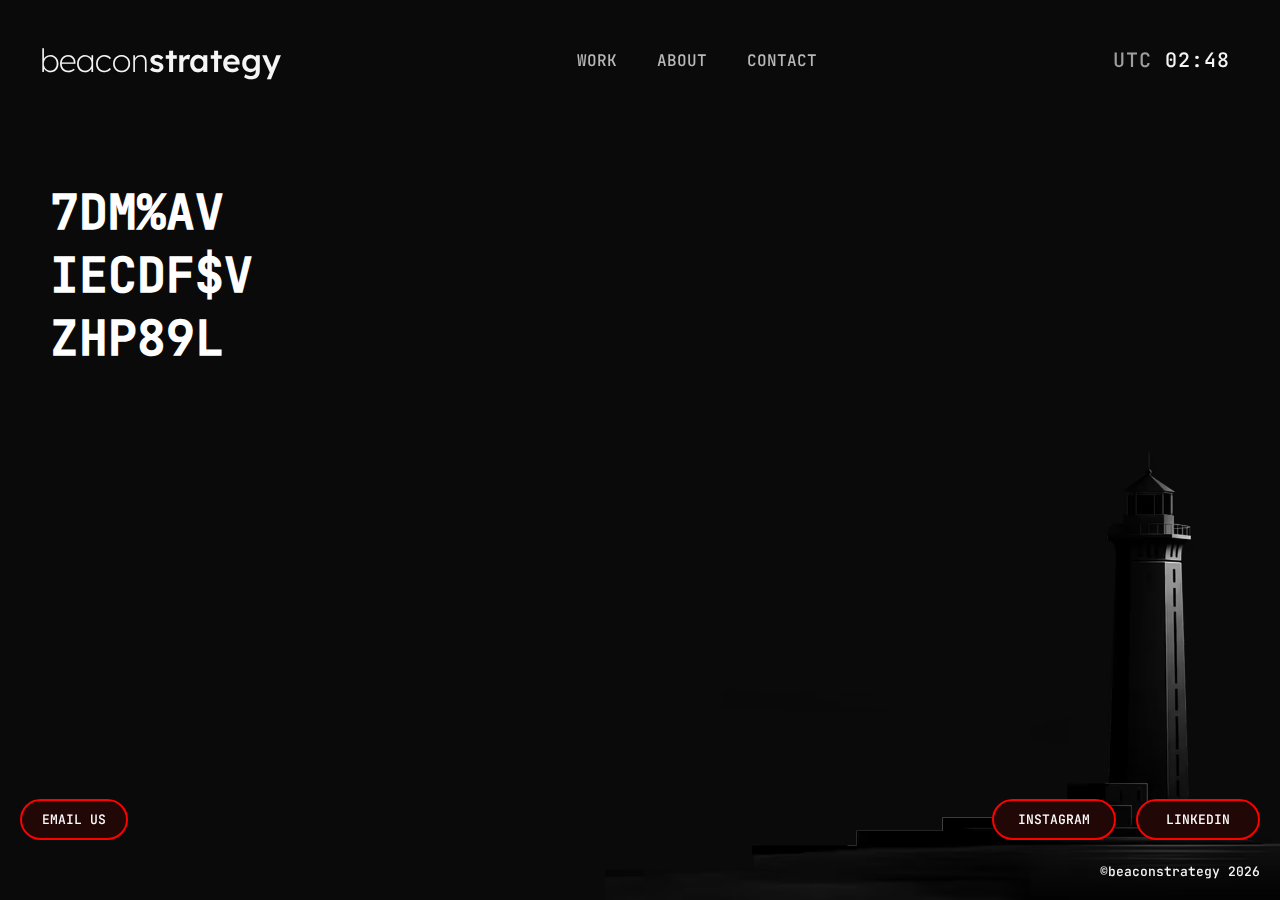
<file: index.html>
<!DOCTYPE html>
<html lang="en">
  <head>
    <meta charset="utf-8" />
    <meta name="viewport" content="width=device-width, initial-scale=1" />
    
		<link href="./_app/immutable/assets/0.DWkbudIg.css" rel="stylesheet">
		<link href="./_app/immutable/assets/2.Be8sBnm2.css" rel="stylesheet">
		<link rel="modulepreload" href="./_app/immutable/entry/start.CpE8xI9Z.js">
		<link rel="modulepreload" href="./_app/immutable/chunks/1aBHzVJp.js">
		<link rel="modulepreload" href="./_app/immutable/chunks/DjzQk3O4.js">
		<link rel="modulepreload" href="./_app/immutable/chunks/BdhbYc_M.js">
		<link rel="modulepreload" href="./_app/immutable/chunks/DYndoIso.js">
		<link rel="modulepreload" href="./_app/immutable/chunks/BZYATuvJ.js">
		<link rel="modulepreload" href="./_app/immutable/chunks/B8bKHAlT.js">
		<link rel="modulepreload" href="./_app/immutable/entry/app.CM6wooMU.js">
		<link rel="modulepreload" href="./_app/immutable/chunks/DsnmJJEf.js">
		<link rel="modulepreload" href="./_app/immutable/chunks/BTBFYBNg.js">
		<link rel="modulepreload" href="./_app/immutable/chunks/D-G5uxh-.js">
		<link rel="modulepreload" href="./_app/immutable/chunks/DlIPp5u3.js">
		<link rel="modulepreload" href="./_app/immutable/nodes/0.DYhDEHvm.js">
		<link rel="modulepreload" href="./_app/immutable/chunks/DmiruQn3.js">
		<link rel="modulepreload" href="./_app/immutable/chunks/Whnfj_pF.js">
		<link rel="modulepreload" href="./_app/immutable/chunks/Dzkq2SRR.js">
		<link rel="modulepreload" href="./_app/immutable/chunks/Z7bh7EfP.js">
		<link rel="modulepreload" href="./_app/immutable/chunks/CtHD2QVJ.js">
		<link rel="modulepreload" href="./_app/immutable/nodes/2.BDZ7xVgv.js">
		<link rel="modulepreload" href="./_app/immutable/chunks/DHR6BlhF.js"><!--[--><meta charset="UTF-8"/> <meta name="viewport" content="width=device-width, initial-scale=1.0"/> <meta name="description" content="BeaconStrategy illuminates the path to business growth with expert digital marketing, SEO, and content strategies. Contact us for a consultation."/> <link rel="canonical" href="https://beaconstrategy.co.uk/"/> <meta property="og:title" content="BeaconStrategy | Digital Marketing"/> <meta property="og:description" content="Expert digital marketing, SEO, and content strategies to guide your brand to success."/> <meta property="og:image" content="https://beaconstrategy.co.uk/assets/social-share-image.jpg"/> <meta property="og:url" content="https://beaconstrategy.co.uk/"/> <meta property="og:type" content="website"/> <meta name="twitter:card" content="summary_large_image"/> <meta name="twitter:title" content="BeaconStrategy | Digital Marketing"/> <meta name="twitter:description" content="Expert digital marketing, SEO, and content strategies to guide your brand to success."/> <meta name="twitter:image" content="https://beaconstrategy.co.uk/assets/social-share-image.jpg"/> <script type="application/ld+json">
    {
      "@context": "https://schema.org",
      "@type": "Organization",
      "name": "BeaconStrategy",
      "url": "https://beaconstrategy.co.uk/",
      "logo": "https://beaconstrategy.co.uk/assets/logo.png",
      "sameAs": [
        "https://instagram.com/beacon.strategy",
        "https://linkedin.com/company/beaconstrategy",
        "https://twitter.com/beaconstrategy"
      ]
    }
  </script> <link rel="icon" href="data:image/svg+xml,%3csvg%20xmlns='http://www.w3.org/2000/svg'%20width='107'%20height='128'%20viewBox='0%200%20107%20128'%3e%3ctitle%3esvelte-logo%3c/title%3e%3cpath%20d='M94.157%2022.819c-10.4-14.885-30.94-19.297-45.792-9.835L22.282%2029.608A29.92%2029.92%200%200%200%208.764%2049.65a31.5%2031.5%200%200%200%203.108%2020.231%2030%2030%200%200%200-4.477%2011.183%2031.9%2031.9%200%200%200%205.448%2024.116c10.402%2014.887%2030.942%2019.297%2045.791%209.835l26.083-16.624A29.92%2029.92%200%200%200%2098.235%2078.35a31.53%2031.53%200%200%200-3.105-20.232%2030%2030%200%200%200%204.474-11.182%2031.88%2031.88%200%200%200-5.447-24.116'%20style='fill:%23ff3e00'/%3e%3cpath%20d='M45.817%20106.582a20.72%2020.72%200%200%201-22.237-8.243%2019.17%2019.17%200%200%201-3.277-14.503%2018%2018%200%200%201%20.624-2.435l.49-1.498%201.337.981a33.6%2033.6%200%200%200%2010.203%205.098l.97.294-.09.968a5.85%205.85%200%200%200%201.052%203.878%206.24%206.24%200%200%200%206.695%202.485%205.8%205.8%200%200%200%201.603-.704L69.27%2076.28a5.43%205.43%200%200%200%202.45-3.631%205.8%205.8%200%200%200-.987-4.371%206.24%206.24%200%200%200-6.698-2.487%205.7%205.7%200%200%200-1.6.704l-9.953%206.345a19%2019%200%200%201-5.296%202.326%2020.72%2020.72%200%200%201-22.237-8.243%2019.17%2019.17%200%200%201-3.277-14.502%2017.99%2017.99%200%200%201%208.13-12.052l26.081-16.623a19%2019%200%200%201%205.3-2.329%2020.72%2020.72%200%200%201%2022.237%208.243%2019.17%2019.17%200%200%201%203.277%2014.503%2018%2018%200%200%201-.624%202.435l-.49%201.498-1.337-.98a33.6%2033.6%200%200%200-10.203-5.1l-.97-.294.09-.968a5.86%205.86%200%200%200-1.052-3.878%206.24%206.24%200%200%200-6.696-2.485%205.8%205.8%200%200%200-1.602.704L37.73%2051.72a5.42%205.42%200%200%200-2.449%203.63%205.79%205.79%200%200%200%20.986%204.372%206.24%206.24%200%200%200%206.698%202.486%205.8%205.8%200%200%200%201.602-.704l9.952-6.342a19%2019%200%200%201%205.295-2.328%2020.72%2020.72%200%200%201%2022.237%208.242%2019.17%2019.17%200%200%201%203.277%2014.503%2018%2018%200%200%201-8.13%2012.053l-26.081%2016.622a19%2019%200%200%201-5.3%202.328'%20style='fill:%23fff'/%3e%3c/svg%3e"/> <style>
    body {
      margin: 0;
      top: 0;
    }
    .bg-color-container {
      transition: background-color 0.3s
        ease; /* Optional: for smooth transitions */
      min-height: 100vh;
      font-family: "JetBrains Mono", monospace;
      background-color: var(--h1-bg-color);
    }
  </style><!--]--><title>BeaconStrategy | Digital Marketing</title>
  </head>
  <body data-sveltekit-preload-data="hover">
    <div style="display: contents"><!--[--><!--[--><!----><div class="bg-color-container" style="--h1-bg-color: #0A0A0A"><header class="main-header svelte-rfuq4y"><input type="checkbox" name="nav-button" id="nav-button" class="svelte-rfuq4y"/> <a href="/" class="logo svelte-rfuq4y">beacon<span class="svelte-rfuq4y">strategy</span></a> <nav class="centered-nav svelte-rfuq4y"><ul class="nav-links svelte-rfuq4y"><li><a href="/work/" class="svelte-rfuq4y">WORK</a></li> <li><a href="/aboutus/" class="svelte-rfuq4y">ABOUT</a></li> <li><a href="/contactus/" class="svelte-rfuq4y">CONTACT</a></li></ul></nav> <div class="filler svelte-rfuq4y"></div> <div id="clock" class="svelte-rfuq4y"><span id="clock-tz" class="svelte-rfuq4y">LDN</span> <br class="mobile-break svelte-rfuq4y"/> <span id="clock-time">21:59</span></div> <label for="nav-button" class="nav-burger svelte-rfuq4y"><svg class="burger svelte-rfuq4y" xmlns="http://www.w3.org/2000/svg" viewBox="0 0 640 640"><path fill="#ffffff" d="M96 160C96 142.3 110.3 128 128 128L512 128C529.7 128 544 142.3 544 160C544 177.7 529.7 192 512 192L128 192C110.3 192 96 177.7 96 160zM96 320C96 302.3 110.3 288 128 288L512 288C529.7 288 544 302.3 544 320C544 337.7 529.7 352 512 352L128 352C110.3 352 96 337.7 96 320zM544 480C544 497.7 529.7 512 512 512L128 512C110.3 512 96 497.7 96 480C96 462.3 110.3 448 128 448L512 448C529.7 448 544 462.3 544 480z"></path></svg> <svg class="cross svelte-rfuq4y" xmlns="http://www.w3.org/2000/svg" viewBox="0 0 640 640"><path fill="#ffffff" d="M183.1 137.4C170.6 124.9 150.3 124.9 137.8 137.4C125.3 149.9 125.3 170.2 137.8 182.7L275.2 320L137.9 457.4C125.4 469.9 125.4 490.2 137.9 502.7C150.4 515.2 170.7 515.2 183.2 502.7L320.5 365.3L457.9 502.6C470.4 515.1 490.7 515.1 503.2 502.6C515.7 490.1 515.7 469.8 503.2 457.3L365.8 320L503.1 182.6C515.6 170.1 515.6 149.8 503.1 137.3C490.6 124.8 470.3 124.8 457.8 137.3L320.5 274.7L183.1 137.4z"></path></svg></label></header><!----> <!----><div class="container svelte-1uha8ag"><h1 id="header" class="svelte-1uha8ag"><span id="header-1" class="svelte-1uha8ag">A MARKETING</span><br class="svelte-1uha8ag"/> <span id="header-2" class="svelte-1uha8ag">AGENCY THAT</span><br class="svelte-1uha8ag"/> <span id="header-3" class="svelte-1uha8ag">GETS RESULTS</span><br class="svelte-1uha8ag"/></h1> <div class="footer svelte-1uha8ag"><a id="email-button" href="/contactus/" class="svelte-1uha8ag"><!--[-->EMAIL US<!--]--></a> <div class="right-buttons svelte-1uha8ag"><a href="https://instagram.com/beacon.strategy/" target="_blank" class="svelte-1uha8ag"><span class="svelte-1uha8ag">INSTAGRAM</span></a> <a href="https://linkedin.com/company/beaconstrategy/" target="_blank" class="svelte-1uha8ag"><span class="svelte-1uha8ag">LINKEDIN</span></a></div></div> <div id="bottom-right-image" class="svelte-1uha8ag"><!--[!--><picture class="svelte-1uha8ag"><!--[--><source srcset="/_app/immutable/assets/beacon-dark.BSvd3aaW.avif 559w, /_app/immutable/assets/beacon-dark.WA-pZvFG.avif 1117w" type="image/avif" class="svelte-1uha8ag"/><source srcset="/_app/immutable/assets/beacon-dark.CA8B8tRX.webp 559w, /_app/immutable/assets/beacon-dark.ReRJiGFB.webp 1117w" type="image/webp" class="svelte-1uha8ag"/><source srcset="/_app/immutable/assets/beacon-dark.BwoQxmJb.png 559w, /_app/immutable/assets/beacon-dark.nK-QLnfz.png 1117w" type="image/png" class="svelte-1uha8ag"/><!--]--> <img src="/_app/immutable/assets/beacon-dark.nK-QLnfz.png" class="beacon-dark svelte-1uha8ag" alt="dark beacon" width="1117" height="1117"/></picture><!--]--> <div class="beacon-light-container svelte-1uha8ag"><!--[!--><picture class="svelte-1uha8ag"><!--[--><source srcset="/_app/immutable/assets/beacon-light.DiaU0ygv.avif 559w, /_app/immutable/assets/beacon-light.CnKvP5WX.avif 1117w" type="image/avif" class="svelte-1uha8ag"/><source srcset="/_app/immutable/assets/beacon-light.C0REb6O-.webp 559w, /_app/immutable/assets/beacon-light.DucHWPd4.webp 1117w" type="image/webp" class="svelte-1uha8ag"/><source srcset="/_app/immutable/assets/beacon-light.CV1T8EsP.png 559w, /_app/immutable/assets/beacon-light.DwdMq6b9.png 1117w" type="image/png" class="svelte-1uha8ag"/><!--]--> <img src="/_app/immutable/assets/beacon-light.DwdMq6b9.png" class="beacon-light svelte-1uha8ag" alt="light beacon" width="1117" height="1117"/></picture><!--]--></div></div></div><!----><!----> <footer class="main-footer svelte-jz8lnl"><span class="svelte-jz8lnl">/</span> <a href="/" class="svelte-jz8lnl">©beaconstrategy 2025</a></footer><!----></div><!----><!--]--> <!--[!--><!--]--><!--]-->
			
			<script>
				{
					__sveltekit_itguws = {
						base: new URL(".", location).pathname.slice(0, -1)
					};

					const element = document.currentScript.parentElement;

					Promise.all([
						import("./_app/immutable/entry/start.CpE8xI9Z.js"),
						import("./_app/immutable/entry/app.CM6wooMU.js")
					]).then(([kit, app]) => {
						kit.start(app, element, {
							node_ids: [0, 2],
							data: [null,{type:"data",data:{title:"Digital Marketing"},uses:{}}],
							form: null,
							error: null
						});
					});
				}
			</script>
		</div>
  </body>
</html>
</file>
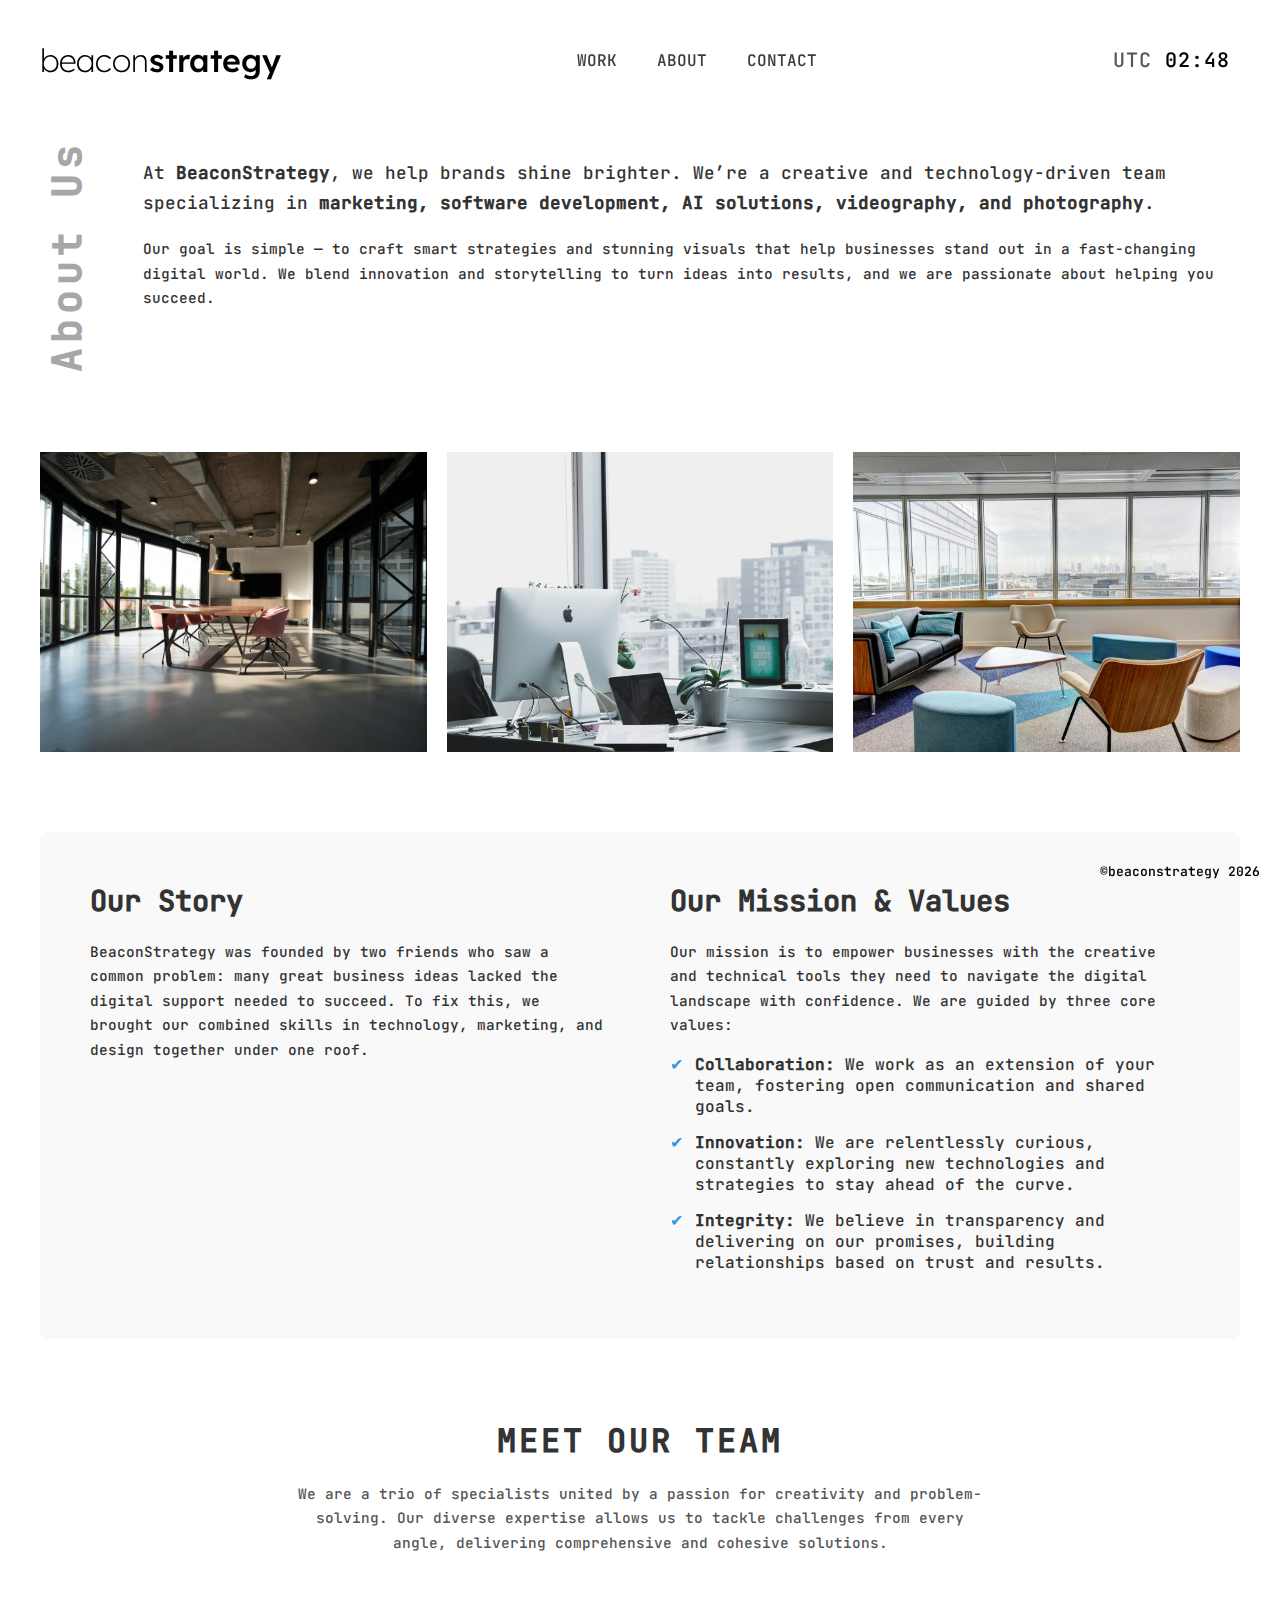
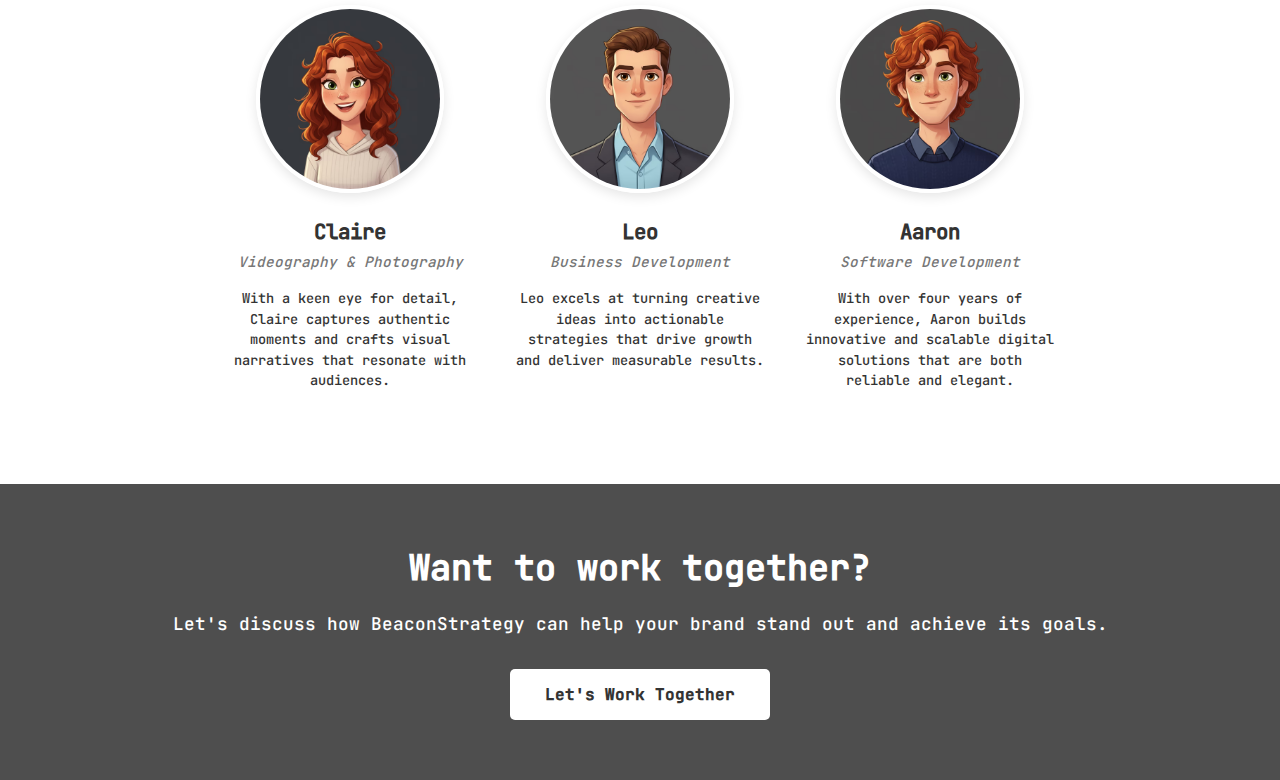
<file: aboutus.html>
<!DOCTYPE html>
<html lang="en">
  <head>
    <meta charset="utf-8" />
    <meta name="viewport" content="width=device-width, initial-scale=1" />
    
		<link href="./_app/immutable/assets/0.DWkbudIg.css" rel="stylesheet">
		<link href="./_app/immutable/assets/3.DTqzvc6U.css" rel="stylesheet">
		<link rel="modulepreload" href="./_app/immutable/entry/start.CpE8xI9Z.js">
		<link rel="modulepreload" href="./_app/immutable/chunks/1aBHzVJp.js">
		<link rel="modulepreload" href="./_app/immutable/chunks/DjzQk3O4.js">
		<link rel="modulepreload" href="./_app/immutable/chunks/BdhbYc_M.js">
		<link rel="modulepreload" href="./_app/immutable/chunks/DYndoIso.js">
		<link rel="modulepreload" href="./_app/immutable/chunks/BZYATuvJ.js">
		<link rel="modulepreload" href="./_app/immutable/chunks/B8bKHAlT.js">
		<link rel="modulepreload" href="./_app/immutable/entry/app.CM6wooMU.js">
		<link rel="modulepreload" href="./_app/immutable/chunks/DsnmJJEf.js">
		<link rel="modulepreload" href="./_app/immutable/chunks/BTBFYBNg.js">
		<link rel="modulepreload" href="./_app/immutable/chunks/D-G5uxh-.js">
		<link rel="modulepreload" href="./_app/immutable/chunks/DlIPp5u3.js">
		<link rel="modulepreload" href="./_app/immutable/nodes/0.DYhDEHvm.js">
		<link rel="modulepreload" href="./_app/immutable/chunks/DmiruQn3.js">
		<link rel="modulepreload" href="./_app/immutable/chunks/Whnfj_pF.js">
		<link rel="modulepreload" href="./_app/immutable/chunks/Dzkq2SRR.js">
		<link rel="modulepreload" href="./_app/immutable/chunks/Z7bh7EfP.js">
		<link rel="modulepreload" href="./_app/immutable/chunks/CtHD2QVJ.js">
		<link rel="modulepreload" href="./_app/immutable/nodes/3.CmAf9CHQ.js">
		<link rel="modulepreload" href="./_app/immutable/chunks/DHR6BlhF.js"><!--[--><meta charset="UTF-8"/> <meta name="viewport" content="width=device-width, initial-scale=1.0"/> <meta name="description" content="BeaconStrategy illuminates the path to business growth with expert digital marketing, SEO, and content strategies. Contact us for a consultation."/> <link rel="canonical" href="https://beaconstrategy.co.uk/aboutus"/> <meta property="og:title" content="BeaconStrategy | "/> <meta property="og:description" content="Expert digital marketing, SEO, and content strategies to guide your brand to success."/> <meta property="og:image" content="https://beaconstrategy.co.uk/assets/social-share-image.jpg"/> <meta property="og:url" content="https://beaconstrategy.co.uk/aboutus"/> <meta property="og:type" content="website"/> <meta name="twitter:card" content="summary_large_image"/> <meta name="twitter:title" content="BeaconStrategy | "/> <meta name="twitter:description" content="Expert digital marketing, SEO, and content strategies to guide your brand to success."/> <meta name="twitter:image" content="https://beaconstrategy.co.uk/assets/social-share-image.jpg"/> <script type="application/ld+json">
    {
      "@context": "https://schema.org",
      "@type": "Organization",
      "name": "BeaconStrategy",
      "url": "https://beaconstrategy.co.uk/",
      "logo": "https://beaconstrategy.co.uk/assets/logo.png",
      "sameAs": [
        "https://instagram.com/beacon.strategy",
        "https://linkedin.com/company/beaconstrategy",
        "https://twitter.com/beaconstrategy"
      ]
    }
  </script> <link rel="icon" href="data:image/svg+xml,%3csvg%20xmlns='http://www.w3.org/2000/svg'%20width='107'%20height='128'%20viewBox='0%200%20107%20128'%3e%3ctitle%3esvelte-logo%3c/title%3e%3cpath%20d='M94.157%2022.819c-10.4-14.885-30.94-19.297-45.792-9.835L22.282%2029.608A29.92%2029.92%200%200%200%208.764%2049.65a31.5%2031.5%200%200%200%203.108%2020.231%2030%2030%200%200%200-4.477%2011.183%2031.9%2031.9%200%200%200%205.448%2024.116c10.402%2014.887%2030.942%2019.297%2045.791%209.835l26.083-16.624A29.92%2029.92%200%200%200%2098.235%2078.35a31.53%2031.53%200%200%200-3.105-20.232%2030%2030%200%200%200%204.474-11.182%2031.88%2031.88%200%200%200-5.447-24.116'%20style='fill:%23ff3e00'/%3e%3cpath%20d='M45.817%20106.582a20.72%2020.72%200%200%201-22.237-8.243%2019.17%2019.17%200%200%201-3.277-14.503%2018%2018%200%200%201%20.624-2.435l.49-1.498%201.337.981a33.6%2033.6%200%200%200%2010.203%205.098l.97.294-.09.968a5.85%205.85%200%200%200%201.052%203.878%206.24%206.24%200%200%200%206.695%202.485%205.8%205.8%200%200%200%201.603-.704L69.27%2076.28a5.43%205.43%200%200%200%202.45-3.631%205.8%205.8%200%200%200-.987-4.371%206.24%206.24%200%200%200-6.698-2.487%205.7%205.7%200%200%200-1.6.704l-9.953%206.345a19%2019%200%200%201-5.296%202.326%2020.72%2020.72%200%200%201-22.237-8.243%2019.17%2019.17%200%200%201-3.277-14.502%2017.99%2017.99%200%200%201%208.13-12.052l26.081-16.623a19%2019%200%200%201%205.3-2.329%2020.72%2020.72%200%200%201%2022.237%208.243%2019.17%2019.17%200%200%201%203.277%2014.503%2018%2018%200%200%201-.624%202.435l-.49%201.498-1.337-.98a33.6%2033.6%200%200%200-10.203-5.1l-.97-.294.09-.968a5.86%205.86%200%200%200-1.052-3.878%206.24%206.24%200%200%200-6.696-2.485%205.8%205.8%200%200%200-1.602.704L37.73%2051.72a5.42%205.42%200%200%200-2.449%203.63%205.79%205.79%200%200%200%20.986%204.372%206.24%206.24%200%200%200%206.698%202.486%205.8%205.8%200%200%200%201.602-.704l9.952-6.342a19%2019%200%200%201%205.295-2.328%2020.72%2020.72%200%200%201%2022.237%208.242%2019.17%2019.17%200%200%201%203.277%2014.503%2018%2018%200%200%201-8.13%2012.053l-26.081%2016.622a19%2019%200%200%201-5.3%202.328'%20style='fill:%23fff'/%3e%3c/svg%3e"/> <style>
    body {
      margin: 0;
      top: 0;
    }
    .bg-color-container {
      transition: background-color 0.3s
        ease; /* Optional: for smooth transitions */
      min-height: 100vh;
      font-family: "JetBrains Mono", monospace;
      background-color: var(--h1-bg-color);
    }
  </style><!--]--><title>BeaconStrategy | </title>
  </head>
  <body data-sveltekit-preload-data="hover">
    <div style="display: contents"><!--[--><!--[--><!----><div class="bg-color-container" style="--h1-bg-color: #ffffff"><header class="main-header svelte-rfuq4y"><input type="checkbox" name="nav-button" id="nav-button" class="svelte-rfuq4y"/> <a href="/" class="logo svelte-rfuq4y">beacon<span class="svelte-rfuq4y">strategy</span></a> <nav class="centered-nav svelte-rfuq4y"><ul class="nav-links svelte-rfuq4y"><li><a href="/work/" class="svelte-rfuq4y">WORK</a></li> <li><a href="/aboutus/" class="svelte-rfuq4y current-page">ABOUT</a></li> <li><a href="/contactus/" class="svelte-rfuq4y">CONTACT</a></li></ul></nav> <div class="filler svelte-rfuq4y"></div> <div id="clock" class="svelte-rfuq4y"><span id="clock-tz" class="svelte-rfuq4y">LDN</span> <br class="mobile-break svelte-rfuq4y"/> <span id="clock-time">21:59</span></div> <label for="nav-button" class="nav-burger svelte-rfuq4y"><svg class="burger svelte-rfuq4y" xmlns="http://www.w3.org/2000/svg" viewBox="0 0 640 640"><path fill="#ffffff" d="M96 160C96 142.3 110.3 128 128 128L512 128C529.7 128 544 142.3 544 160C544 177.7 529.7 192 512 192L128 192C110.3 192 96 177.7 96 160zM96 320C96 302.3 110.3 288 128 288L512 288C529.7 288 544 302.3 544 320C544 337.7 529.7 352 512 352L128 352C110.3 352 96 337.7 96 320zM544 480C544 497.7 529.7 512 512 512L128 512C110.3 512 96 497.7 96 480C96 462.3 110.3 448 128 448L512 448C529.7 448 544 462.3 544 480z"></path></svg> <svg class="cross svelte-rfuq4y" xmlns="http://www.w3.org/2000/svg" viewBox="0 0 640 640"><path fill="#ffffff" d="M183.1 137.4C170.6 124.9 150.3 124.9 137.8 137.4C125.3 149.9 125.3 170.2 137.8 182.7L275.2 320L137.9 457.4C125.4 469.9 125.4 490.2 137.9 502.7C150.4 515.2 170.7 515.2 183.2 502.7L320.5 365.3L457.9 502.6C470.4 515.1 490.7 515.1 503.2 502.6C515.7 490.1 515.7 469.8 503.2 457.3L365.8 320L503.1 182.6C515.6 170.1 515.6 149.8 503.1 137.3C490.6 124.8 470.3 124.8 457.8 137.3L320.5 274.7L183.1 137.4z"></path></svg></label></header><!----> <!----><div class="container svelte-x7aza"><div class="section about-us-section svelte-x7aza"><div class="about-us-content svelte-x7aza"><div class="about-us-heading svelte-x7aza"><h1 class="svelte-x7aza"><span>About Us</span></h1></div> <div class="about-us-text svelte-x7aza"><p class="svelte-x7aza">At <strong>BeaconStrategy</strong>, we help brands shine brighter.
          We’re a creative and technology-driven team specializing in <strong>marketing, software development, AI solutions, videography, and
            photography</strong>.</p> <p class="svelte-x7aza">Our goal is simple — to craft smart strategies and stunning visuals
          that help businesses stand out in a fast-changing digital world. We
          blend innovation and storytelling to turn ideas into results, and we
          are passionate about helping you succeed.</p></div></div></div> <div class="section image-gallery-section svelte-x7aza"><div class="image-container svelte-x7aza"><!--[!--><picture><!--[--><source srcset="/_app/immutable/assets/office1.BiDbfcLr.avif 1151w, /_app/immutable/assets/office1.RLviSNKk.avif 2301w" type="image/avif"/><source srcset="/_app/immutable/assets/office1.Cj10WzGy.webp 1151w, /_app/immutable/assets/office1.B4Ay4Zy5.webp 2301w" type="image/webp"/><source srcset="/_app/immutable/assets/office1.DdObVtI_.jpeg 1151w, /_app/immutable/assets/office1.4WSDvS5e.jpeg 2301w" type="image/jpeg"/><!--]--> <img src="/_app/immutable/assets/office1.4WSDvS5e.jpeg" alt="Modern office workspace" class="gallery-image svelte-x7aza" width="2301" height="1536"/></picture><!--]--></div> <div class="image-container svelte-x7aza"><!--[!--><picture><!--[--><source srcset="/_app/immutable/assets/office2.B88XIbtO.avif 2736w, /_app/immutable/assets/office2.Bxj2N2on.avif 5472w" type="image/avif"/><source srcset="/_app/immutable/assets/office2.BPVFtL1y.webp 2736w, /_app/immutable/assets/office2.C7JNRTGi.webp 5472w" type="image/webp"/><source srcset="/_app/immutable/assets/office2.DUHOE3qg.jpeg 2736w, /_app/immutable/assets/office2.CJrjR_0x.jpeg 5472w" type="image/jpeg"/><!--]--> <img src="/_app/immutable/assets/office2.CJrjR_0x.jpeg" alt="Team collaborating on a project" class="gallery-image svelte-x7aza" width="5472" height="3648"/></picture><!--]--></div> <div class="image-container svelte-x7aza"><!--[!--><picture><!--[--><source srcset="/_app/immutable/assets/office3.ltEXIuVE.avif 1392w, /_app/immutable/assets/office3.qeCWv7eJ.avif 2784w" type="image/avif"/><source srcset="/_app/immutable/assets/office3.DNbaKe8k.webp 1392w, /_app/immutable/assets/office3.Kj349MvK.webp 2784w" type="image/webp"/><source srcset="/_app/immutable/assets/office3.DSjZczS4.jpeg 1392w, /_app/immutable/assets/office3.lVH5jaOx.jpeg 2784w" type="image/jpeg"/><!--]--> <img src="/_app/immutable/assets/office3.lVH5jaOx.jpeg" alt="Creative session with sticky notes" class="gallery-image svelte-x7aza" width="2784" height="1856"/></picture><!--]--></div></div> <div class="section mission-story-section svelte-x7aza"><div class="mission-story-content svelte-x7aza"><h2 class="svelte-x7aza">Our Story</h2> <p class="svelte-x7aza">BeaconStrategy was founded by two friends who saw a common problem:
        many great business ideas lacked the digital support needed to succeed.
        To fix this, we brought our combined skills in technology, marketing,
        and design together under one roof.</p></div> <div class="mission-story-content svelte-x7aza"><h2 class="svelte-x7aza">Our Mission &amp; Values</h2> <p class="svelte-x7aza">Our mission is to empower businesses with the creative and technical
        tools they need to navigate the digital landscape with confidence. We
        are guided by three core values:</p> <ul class="svelte-x7aza"><li class="svelte-x7aza"><strong>Collaboration:</strong> We work as an extension of your team,
          fostering open communication and shared goals.</li> <li class="svelte-x7aza"><strong>Innovation:</strong> We are relentlessly curious, constantly
          exploring new technologies and strategies to stay ahead of the curve.</li> <li class="svelte-x7aza"><strong>Integrity:</strong> We believe in transparency and delivering
          on our promises, building relationships based on trust and results.</li></ul></div></div> <div class="section team-section svelte-x7aza"><h2 class="svelte-x7aza">MEET OUR TEAM</h2> <p class="team-intro svelte-x7aza">We are a trio of specialists united by a passion for creativity and
      problem-solving. Our diverse expertise allows us to tackle challenges from
      every angle, delivering comprehensive and cohesive solutions.</p> <div class="team-gallery svelte-x7aza"><div class="team-member svelte-x7aza"><!--[!--><picture><!--[--><source srcset="/_app/immutable/assets/claire_headshot.yfo4ykKz.avif 512w, /_app/immutable/assets/claire_headshot.BPpnZiMQ.avif 1024w" type="image/avif"/><source srcset="/_app/immutable/assets/claire_headshot.AmFJJ12w.webp 512w, /_app/immutable/assets/claire_headshot.4pWf024S.webp 1024w" type="image/webp"/><source srcset="/_app/immutable/assets/claire_headshot.C4oMGabj.png 512w, /_app/immutable/assets/claire_headshot.Ckq9VxZf.png 1024w" type="image/png"/><!--]--> <img src="/_app/immutable/assets/claire_headshot.Ckq9VxZf.png" alt="Headshot of Claire" class="team-member-image svelte-x7aza" width="1024" height="1024"/></picture><!--]--> <h3 class="svelte-x7aza">Claire</h3> <p class="title svelte-x7aza">Videography &amp; Photography</p> <p class="bio svelte-x7aza">With a keen eye for detail, Claire captures authentic moments and
          crafts visual narratives that resonate with audiences.</p></div> <div class="team-member svelte-x7aza"><!--[!--><picture><!--[--><source srcset="/_app/immutable/assets/leo_headshot.B5zKXuHV.avif 512w, /_app/immutable/assets/leo_headshot.BH83__gy.avif 1024w" type="image/avif"/><source srcset="/_app/immutable/assets/leo_headshot.DXPKRlUq.webp 512w, /_app/immutable/assets/leo_headshot.BeNdWOGF.webp 1024w" type="image/webp"/><source srcset="/_app/immutable/assets/leo_headshot.CHC3y_Pa.png 512w, /_app/immutable/assets/leo_headshot.CasDmfvP.png 1024w" type="image/png"/><!--]--> <img src="/_app/immutable/assets/leo_headshot.CasDmfvP.png" alt="Headshot of Leo" class="team-member-image svelte-x7aza" width="1024" height="1024"/></picture><!--]--> <h3 class="svelte-x7aza">Leo</h3> <p class="title svelte-x7aza">Business Development</p> <p class="bio svelte-x7aza">Leo excels at turning creative ideas into actionable strategies that
          drive growth and deliver measurable results.</p></div> <div class="team-member svelte-x7aza"><!--[!--><picture><!--[--><source srcset="/_app/immutable/assets/aaron_headshot.BNGLgbic.avif 512w, /_app/immutable/assets/aaron_headshot.B0wOMEAo.avif 1024w" type="image/avif"/><source srcset="/_app/immutable/assets/aaron_headshot.Da5NVdNi.webp 512w, /_app/immutable/assets/aaron_headshot.CwOKloti.webp 1024w" type="image/webp"/><source srcset="/_app/immutable/assets/aaron_headshot.D-vOXFaC.png 512w, /_app/immutable/assets/aaron_headshot.DnRAdTGM.png 1024w" type="image/png"/><!--]--> <img src="/_app/immutable/assets/aaron_headshot.DnRAdTGM.png" alt="Headshot of Aaron" class="team-member-image svelte-x7aza" width="1024" height="1024"/></picture><!--]--> <h3 class="svelte-x7aza">Aaron</h3> <p class="title svelte-x7aza">Software Development</p> <p class="bio svelte-x7aza">With over four years of experience, Aaron builds innovative and
          scalable digital solutions that are both reliable and elegant.</p></div></div></div> <div class="cta-section svelte-x7aza"><h2 class="svelte-x7aza">Want to work together?</h2> <p class="svelte-x7aza">Let's discuss how BeaconStrategy can help your brand stand out and
      achieve its goals.</p> <a href="/contactus" class="cta-button svelte-x7aza">Let's Work Together</a></div></div><!----><!----> <footer class="main-footer svelte-jz8lnl"><span class="svelte-jz8lnl">/aboutus</span> <a href="/" class="svelte-jz8lnl">©beaconstrategy 2025</a></footer><!----></div><!----><!--]--> <!--[!--><!--]--><!--]-->
			
			<script>
				{
					__sveltekit_itguws = {
						base: new URL(".", location).pathname.slice(0, -1)
					};

					const element = document.currentScript.parentElement;

					Promise.all([
						import("./_app/immutable/entry/start.CpE8xI9Z.js"),
						import("./_app/immutable/entry/app.CM6wooMU.js")
					]).then(([kit, app]) => {
						kit.start(app, element, {
							node_ids: [0, 3],
							data: [null,{type:"data",data:{h1BackgroundColor:"#ffffff"},uses:{}}],
							form: null,
							error: null
						});
					});
				}
			</script>
		</div>
  </body>
</html>
</file>
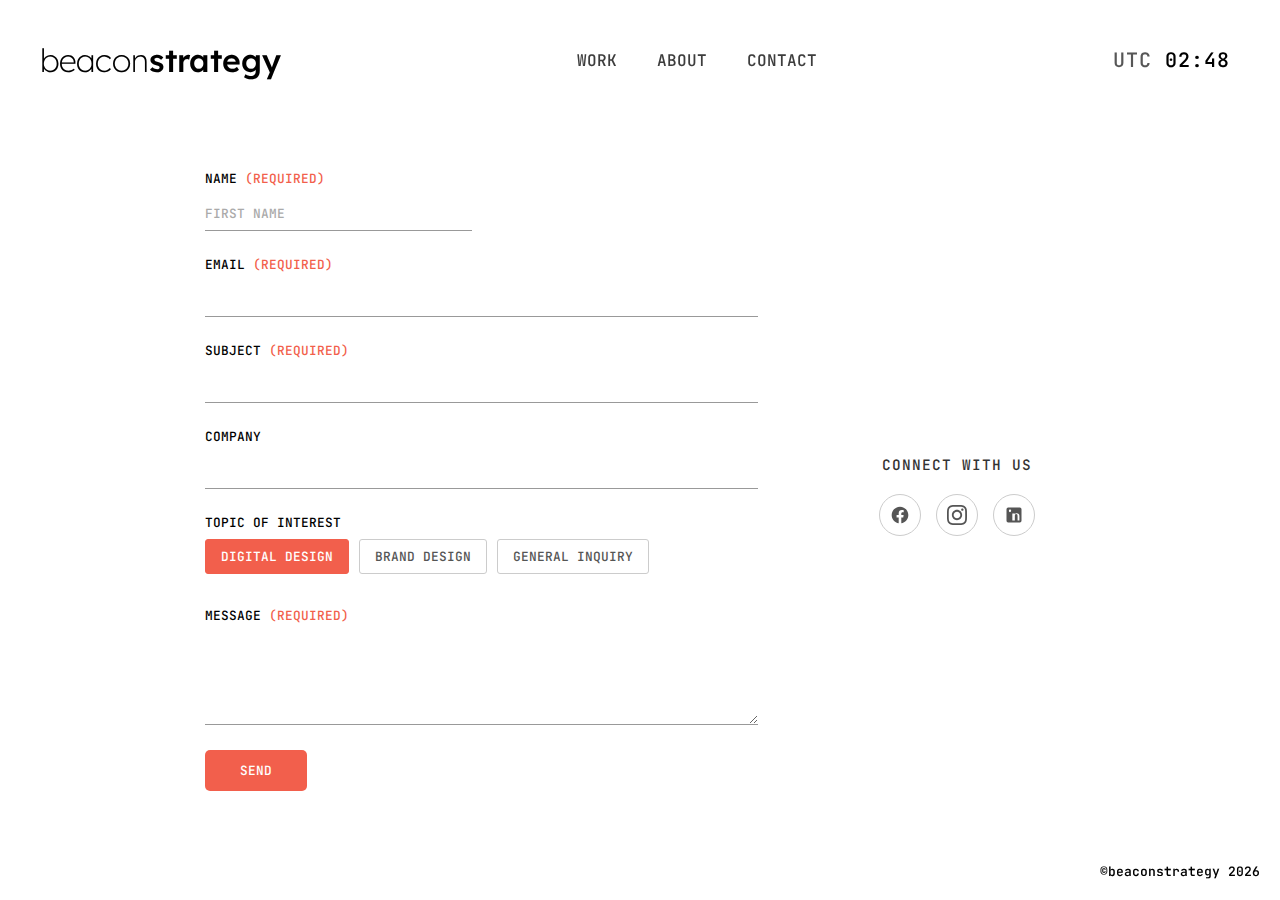
<file: contactus.html>
<!DOCTYPE html>
<html lang="en">
  <head>
    <meta charset="utf-8" />
    <meta name="viewport" content="width=device-width, initial-scale=1" />
    
		<link href="./_app/immutable/assets/0.DWkbudIg.css" rel="stylesheet">
		<link href="./_app/immutable/assets/4.CnmTug8t.css" rel="stylesheet">
		<link rel="modulepreload" href="./_app/immutable/entry/start.CpE8xI9Z.js">
		<link rel="modulepreload" href="./_app/immutable/chunks/1aBHzVJp.js">
		<link rel="modulepreload" href="./_app/immutable/chunks/DjzQk3O4.js">
		<link rel="modulepreload" href="./_app/immutable/chunks/BdhbYc_M.js">
		<link rel="modulepreload" href="./_app/immutable/chunks/DYndoIso.js">
		<link rel="modulepreload" href="./_app/immutable/chunks/BZYATuvJ.js">
		<link rel="modulepreload" href="./_app/immutable/chunks/B8bKHAlT.js">
		<link rel="modulepreload" href="./_app/immutable/entry/app.CM6wooMU.js">
		<link rel="modulepreload" href="./_app/immutable/chunks/DsnmJJEf.js">
		<link rel="modulepreload" href="./_app/immutable/chunks/BTBFYBNg.js">
		<link rel="modulepreload" href="./_app/immutable/chunks/D-G5uxh-.js">
		<link rel="modulepreload" href="./_app/immutable/chunks/DlIPp5u3.js">
		<link rel="modulepreload" href="./_app/immutable/nodes/0.DYhDEHvm.js">
		<link rel="modulepreload" href="./_app/immutable/chunks/DmiruQn3.js">
		<link rel="modulepreload" href="./_app/immutable/chunks/Whnfj_pF.js">
		<link rel="modulepreload" href="./_app/immutable/chunks/Dzkq2SRR.js">
		<link rel="modulepreload" href="./_app/immutable/chunks/Z7bh7EfP.js">
		<link rel="modulepreload" href="./_app/immutable/chunks/CtHD2QVJ.js">
		<link rel="modulepreload" href="./_app/immutable/nodes/4.kc-za76L.js"><!--[--><meta charset="UTF-8"/> <meta name="viewport" content="width=device-width, initial-scale=1.0"/> <meta name="description" content="BeaconStrategy illuminates the path to business growth with expert digital marketing, SEO, and content strategies. Contact us for a consultation."/> <link rel="canonical" href="https://beaconstrategy.co.uk/contactus"/> <meta property="og:title" content="BeaconStrategy | "/> <meta property="og:description" content="Expert digital marketing, SEO, and content strategies to guide your brand to success."/> <meta property="og:image" content="https://beaconstrategy.co.uk/assets/social-share-image.jpg"/> <meta property="og:url" content="https://beaconstrategy.co.uk/contactus"/> <meta property="og:type" content="website"/> <meta name="twitter:card" content="summary_large_image"/> <meta name="twitter:title" content="BeaconStrategy | "/> <meta name="twitter:description" content="Expert digital marketing, SEO, and content strategies to guide your brand to success."/> <meta name="twitter:image" content="https://beaconstrategy.co.uk/assets/social-share-image.jpg"/> <script type="application/ld+json">
    {
      "@context": "https://schema.org",
      "@type": "Organization",
      "name": "BeaconStrategy",
      "url": "https://beaconstrategy.co.uk/",
      "logo": "https://beaconstrategy.co.uk/assets/logo.png",
      "sameAs": [
        "https://instagram.com/beacon.strategy",
        "https://linkedin.com/company/beaconstrategy",
        "https://twitter.com/beaconstrategy"
      ]
    }
  </script> <link rel="icon" href="data:image/svg+xml,%3csvg%20xmlns='http://www.w3.org/2000/svg'%20width='107'%20height='128'%20viewBox='0%200%20107%20128'%3e%3ctitle%3esvelte-logo%3c/title%3e%3cpath%20d='M94.157%2022.819c-10.4-14.885-30.94-19.297-45.792-9.835L22.282%2029.608A29.92%2029.92%200%200%200%208.764%2049.65a31.5%2031.5%200%200%200%203.108%2020.231%2030%2030%200%200%200-4.477%2011.183%2031.9%2031.9%200%200%200%205.448%2024.116c10.402%2014.887%2030.942%2019.297%2045.791%209.835l26.083-16.624A29.92%2029.92%200%200%200%2098.235%2078.35a31.53%2031.53%200%200%200-3.105-20.232%2030%2030%200%200%200%204.474-11.182%2031.88%2031.88%200%200%200-5.447-24.116'%20style='fill:%23ff3e00'/%3e%3cpath%20d='M45.817%20106.582a20.72%2020.72%200%200%201-22.237-8.243%2019.17%2019.17%200%200%201-3.277-14.503%2018%2018%200%200%201%20.624-2.435l.49-1.498%201.337.981a33.6%2033.6%200%200%200%2010.203%205.098l.97.294-.09.968a5.85%205.85%200%200%200%201.052%203.878%206.24%206.24%200%200%200%206.695%202.485%205.8%205.8%200%200%200%201.603-.704L69.27%2076.28a5.43%205.43%200%200%200%202.45-3.631%205.8%205.8%200%200%200-.987-4.371%206.24%206.24%200%200%200-6.698-2.487%205.7%205.7%200%200%200-1.6.704l-9.953%206.345a19%2019%200%200%201-5.296%202.326%2020.72%2020.72%200%200%201-22.237-8.243%2019.17%2019.17%200%200%201-3.277-14.502%2017.99%2017.99%200%200%201%208.13-12.052l26.081-16.623a19%2019%200%200%201%205.3-2.329%2020.72%2020.72%200%200%201%2022.237%208.243%2019.17%2019.17%200%200%201%203.277%2014.503%2018%2018%200%200%201-.624%202.435l-.49%201.498-1.337-.98a33.6%2033.6%200%200%200-10.203-5.1l-.97-.294.09-.968a5.86%205.86%200%200%200-1.052-3.878%206.24%206.24%200%200%200-6.696-2.485%205.8%205.8%200%200%200-1.602.704L37.73%2051.72a5.42%205.42%200%200%200-2.449%203.63%205.79%205.79%200%200%200%20.986%204.372%206.24%206.24%200%200%200%206.698%202.486%205.8%205.8%200%200%200%201.602-.704l9.952-6.342a19%2019%200%200%201%205.295-2.328%2020.72%2020.72%200%200%201%2022.237%208.242%2019.17%2019.17%200%200%201%203.277%2014.503%2018%2018%200%200%201-8.13%2012.053l-26.081%2016.622a19%2019%200%200%201-5.3%202.328'%20style='fill:%23fff'/%3e%3c/svg%3e"/> <style>
    body {
      margin: 0;
      top: 0;
    }
    .bg-color-container {
      transition: background-color 0.3s
        ease; /* Optional: for smooth transitions */
      min-height: 100vh;
      font-family: "JetBrains Mono", monospace;
      background-color: var(--h1-bg-color);
    }
  </style><!--]--><title>BeaconStrategy | </title>
  </head>
  <body data-sveltekit-preload-data="hover">
    <div style="display: contents"><!--[--><!--[--><!----><div class="bg-color-container" style="--h1-bg-color: #ffffff"><header class="main-header svelte-rfuq4y"><input type="checkbox" name="nav-button" id="nav-button" class="svelte-rfuq4y"/> <a href="/" class="logo svelte-rfuq4y">beacon<span class="svelte-rfuq4y">strategy</span></a> <nav class="centered-nav svelte-rfuq4y"><ul class="nav-links svelte-rfuq4y"><li><a href="/work/" class="svelte-rfuq4y">WORK</a></li> <li><a href="/aboutus/" class="svelte-rfuq4y">ABOUT</a></li> <li><a href="/contactus/" class="svelte-rfuq4y current-page">CONTACT</a></li></ul></nav> <div class="filler svelte-rfuq4y"></div> <div id="clock" class="svelte-rfuq4y"><span id="clock-tz" class="svelte-rfuq4y">LDN</span> <br class="mobile-break svelte-rfuq4y"/> <span id="clock-time">21:59</span></div> <label for="nav-button" class="nav-burger svelte-rfuq4y"><svg class="burger svelte-rfuq4y" xmlns="http://www.w3.org/2000/svg" viewBox="0 0 640 640"><path fill="#ffffff" d="M96 160C96 142.3 110.3 128 128 128L512 128C529.7 128 544 142.3 544 160C544 177.7 529.7 192 512 192L128 192C110.3 192 96 177.7 96 160zM96 320C96 302.3 110.3 288 128 288L512 288C529.7 288 544 302.3 544 320C544 337.7 529.7 352 512 352L128 352C110.3 352 96 337.7 96 320zM544 480C544 497.7 529.7 512 512 512L128 512C110.3 512 96 497.7 96 480C96 462.3 110.3 448 128 448L512 448C529.7 448 544 462.3 544 480z"></path></svg> <svg class="cross svelte-rfuq4y" xmlns="http://www.w3.org/2000/svg" viewBox="0 0 640 640"><path fill="#ffffff" d="M183.1 137.4C170.6 124.9 150.3 124.9 137.8 137.4C125.3 149.9 125.3 170.2 137.8 182.7L275.2 320L137.9 457.4C125.4 469.9 125.4 490.2 137.9 502.7C150.4 515.2 170.7 515.2 183.2 502.7L320.5 365.3L457.9 502.6C470.4 515.1 490.7 515.1 503.2 502.6C515.7 490.1 515.7 469.8 503.2 457.3L365.8 320L503.1 182.6C515.6 170.1 515.6 149.8 503.1 137.3C490.6 124.8 470.3 124.8 457.8 137.3L320.5 274.7L183.1 137.4z"></path></svg></label></header><!----> <!----><div class="container svelte-gfxq1n"><div class="form-container svelte-gfxq1n"><div class="form-section svelte-gfxq1n"><form id="contact-form" class="contact-form svelte-gfxq1n" method="POST"><div class="form-row svelte-gfxq1n"><div class="form-group svelte-gfxq1n"><label for="name" class="svelte-gfxq1n">Name <span class="required svelte-gfxq1n">(REQUIRED)</span></label> <input type="text" placeholder="FIRST NAME" class="svelte-gfxq1n"/></div></div> <div class="form-group full-width svelte-gfxq1n"><label for="email" class="svelte-gfxq1n">Email <span class="required svelte-gfxq1n">(REQUIRED)</span></label> <input type="email" class="svelte-gfxq1n"/></div> <div class="form-group full-width svelte-gfxq1n"><label for="subject" class="svelte-gfxq1n">Subject <span class="required svelte-gfxq1n">(REQUIRED)</span></label> <input type="text" class="svelte-gfxq1n"/></div> <div class="form-group full-width svelte-gfxq1n"><label for="company" class="svelte-gfxq1n">Company</label> <input type="text" class="svelte-gfxq1n"/></div> <div class="form-group full-width svelte-gfxq1n"><label class="svelte-gfxq1n">Topic of interest</label> <div class="topic-buttons svelte-gfxq1n"><input type="radio" id="digital" class="topic-radio svelte-gfxq1n" value="Digital Design" checked checked/> <label for="digital" class="topic-btn svelte-gfxq1n">DIGITAL DESIGN</label> <input type="radio" id="brand" class="topic-radio svelte-gfxq1n" value="Brand Design"/> <label for="brand" class="topic-btn svelte-gfxq1n">BRAND DESIGN</label> <input type="radio" id="general" class="topic-radio svelte-gfxq1n" value="General Inquiry"/> <label for="general" class="topic-btn svelte-gfxq1n">GENERAL INQUIRY</label></div></div> <div class="form-group full-width svelte-gfxq1n"><label for="message" class="svelte-gfxq1n">Message <span class="required svelte-gfxq1n">(REQUIRED)</span></label> <textarea id="message" name="message" rows="4" class="svelte-gfxq1n"></textarea></div> <div class="full-width"><!--[!--><!--]--> <button type="submit" class="send-btn svelte-gfxq1n">SEND</button></div></form></div> <div class="info-section svelte-gfxq1n"><div class="info-content svelte-gfxq1n"><h2 class="svelte-gfxq1n">CONNECT WITH US</h2> <div class="social-icons svelte-gfxq1n"><a target="_blank" href="https://facebook.com/beaconstrategy/" aria-label="Facebook" class="svelte-gfxq1n"><svg viewBox="0 0 24 24" class="svelte-gfxq1n"><path d="M12 2.04C6.5 2.04 2 6.53 2 12.06C2 17.06 5.66 21.21 10.44 21.98V14.9H7.9V12.06H10.44V9.85C10.44 7.32 11.93 5.96 14.22 5.96C15.31 5.96 16.45 6.15 16.45 6.15V8.62H15.19C13.95 8.62 13.56 9.39 13.56 10.18V12.06H16.34L15.89 14.9H13.56V21.98C18.34 21.21 22 17.06 22 12.06C22 6.53 17.5 2.04 12 2.04Z"></path></svg></a> <a target="_blank" href="https://instagram.com/beacon.strategy/" aria-label="Instagram" class="svelte-gfxq1n"><svg viewBox="0 0 24 24" class="svelte-gfxq1n"><path d="M12 0C8.74 0 8.333.015 7.053.072 5.775.132 4.905.333 4.14.63c-.789.306-1.459.717-2.126 1.384S.935 3.35.63 4.14C.333 4.905.131 5.775.072 7.053.012 8.333 0 8.74 0 12s.015 3.667.072 4.947c.06 1.277.261 2.148.558 2.913.306.788.717 1.459 1.384 2.126.667.666 1.336 1.079 2.126 1.384.766.296 1.636.499 2.913.558C8.333 23.988 8.74 24 12 24s3.667-.015 4.947-.072c1.277-.06 2.148-.262 2.913-.558.788-.306 1.459-.718 2.126-1.384.666-.667 1.079-1.335 1.384-2.126.296-.765.499-1.636.558-2.913.06-1.28.072-1.687.072-4.947s-.015-3.667-.072-4.947c-.06-1.277-.262-2.149-.558-2.913-.306-.789-.718-1.459-1.384-2.126C21.319 1.347 20.651.935 19.86.63c-.765-.297-1.636-.499-2.913-.558C15.667.012 15.26 0 12 0zm0 2.16c3.203 0 3.585.016 4.85.071 1.17.055 1.805.249 2.227.415.562.217.96.477 1.382.896.419.42.679.819.896 1.381.164.422.36 1.057.413 2.227.057 1.266.07 1.646.07 4.85s-.015 3.585-.074 4.85c-.061 1.17-.256 1.805-.421 2.227-.224.562-.479.96-.899 1.382-.419.419-.824.679-1.38.896-.42.164-1.065.36-2.235.413-1.274.057-1.649.07-4.859.07-3.211 0-3.586-.015-4.859-.074-1.171-.061-1.816-.256-2.236-.421-.569-.224-.96-.479-1.379-.899-.421-.419-.69-.824-.9-1.38-.165-.42-.359-1.065-.42-2.235-.045-1.26-.061-1.649-.061-4.844 0-3.196.016-3.586.061-4.861.061-1.17.255-1.814.42-2.234.21-.57.479-.96.9-1.381.419-.419.81-.689 1.379-.898.42-.166 1.051-.361 2.221-.421 1.275-.045 1.65-.06 4.859-.06l.045.03zm0 3.678c-3.405 0-6.162 2.76-6.162 6.162 0 3.405 2.76 6.162 6.162 6.162 3.405 0 6.162-2.76 6.162-6.162 0-3.405-2.76-6.162-6.162-6.162zM12 16c-2.21 0-4-1.79-4-4s1.79-4 4-4 4 1.79 4 4-1.79 4-4 4zm7.846-10.405c0 .795-.646 1.44-1.44 1.44-.795 0-1.44-.646-1.44-1.44 0-.794.646-1.439 1.44-1.439.793-.001 1.44.645 1.44 1.439z"></path></svg></a> <a target="_blank" href="https://linkedin.com/company/beaconstrategy/" aria-label="LinkedIn" class="svelte-gfxq1n"><svg viewBox="0 0 24 24" class="svelte-gfxq1n"><path d="M19 3A2 2 0 0 1 21 5V19A2 2 0 0 1 19 21H5A2 2 0 0 1 3 19V5A2 2 0 0 1 5 3H19M18.5 18.5V13.2A3.26 3.26 0 0 0 15.24 9.94C14.39 9.94 13.4 10.46 13 11.16V10.13H10V18.5H13V13.09C13 11.93 13.34 10.89 14.65 10.89C15.95 10.89 16.29 12 16.29 13.09V18.5H18.5M6.88 8.56A1.68 1.68 0 0 0 8.56 6.88C8.56 6 8 5.44 7.22 5.44C6.44 5.44 5.88 6 5.88 6.88C5.88 7.76 6.44 8.56 7.22 8.56H6.88M7 18.5V10.13H10V18.5H7Z"></path></svg></a></div></div></div></div></div><!----><!----> <footer class="main-footer svelte-jz8lnl"><span class="svelte-jz8lnl">/contactus</span> <a href="/" class="svelte-jz8lnl">©beaconstrategy 2025</a></footer><!----></div><!----><!--]--> <!--[!--><!--]--><!--]-->
			
			<script>
				{
					__sveltekit_itguws = {
						base: new URL(".", location).pathname.slice(0, -1)
					};

					const element = document.currentScript.parentElement;

					Promise.all([
						import("./_app/immutable/entry/start.CpE8xI9Z.js"),
						import("./_app/immutable/entry/app.CM6wooMU.js")
					]).then(([kit, app]) => {
						kit.start(app, element, {
							node_ids: [0, 4],
							data: [null,{type:"data",data:{h1BackgroundColor:"#ffffff"},uses:{}}],
							form: null,
							error: null
						});
					});
				}
			</script>
		</div>
  </body>
</html>
</file>
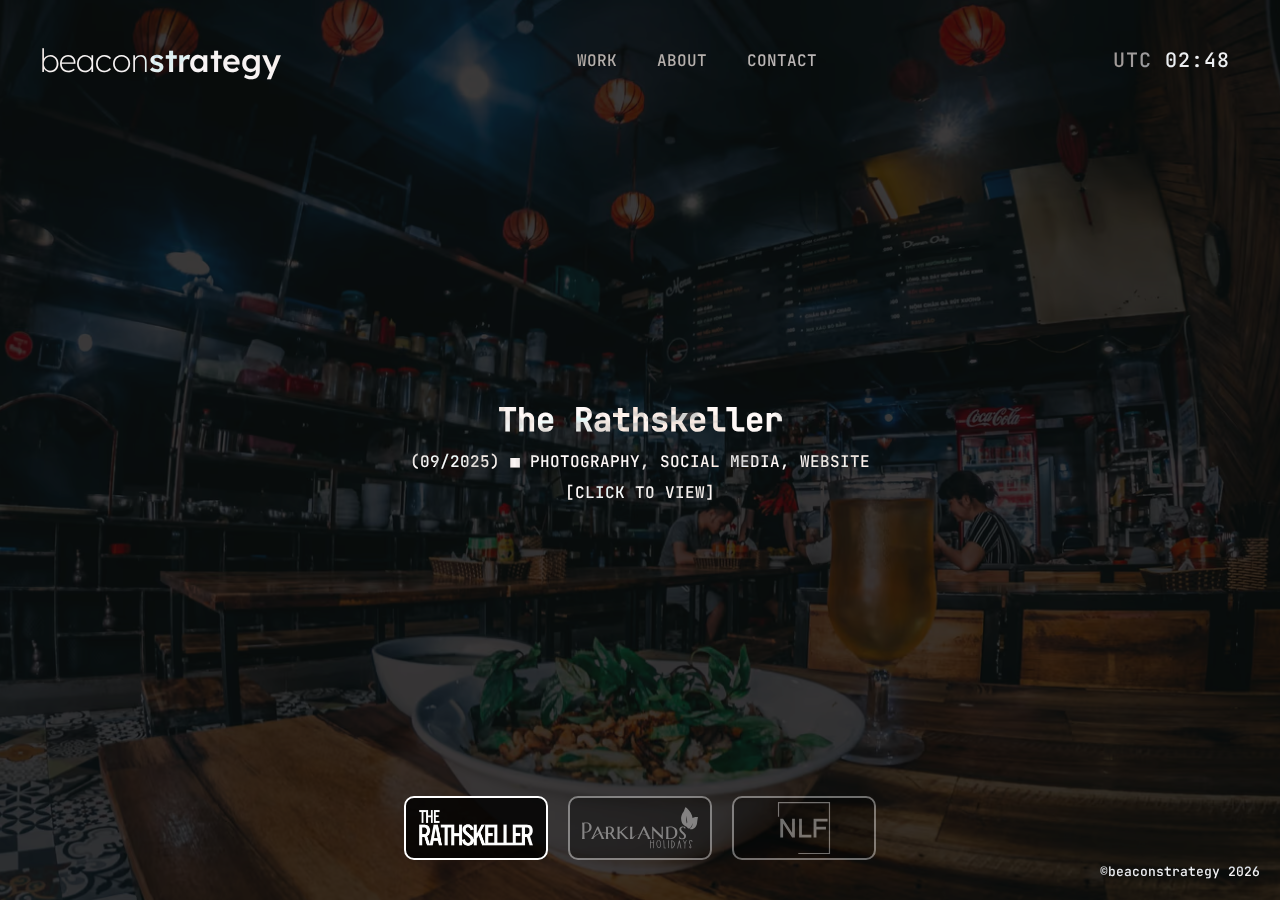
<file: work.html>
<!DOCTYPE html>
<html lang="en">
  <head>
    <meta charset="utf-8" />
    <meta name="viewport" content="width=device-width, initial-scale=1" />
    
		<link href="./_app/immutable/assets/0.DWkbudIg.css" rel="stylesheet">
		<link href="./_app/immutable/assets/5.CzLExvTT.css" rel="stylesheet">
		<link rel="modulepreload" href="./_app/immutable/entry/start.CpE8xI9Z.js">
		<link rel="modulepreload" href="./_app/immutable/chunks/1aBHzVJp.js">
		<link rel="modulepreload" href="./_app/immutable/chunks/DjzQk3O4.js">
		<link rel="modulepreload" href="./_app/immutable/chunks/BdhbYc_M.js">
		<link rel="modulepreload" href="./_app/immutable/chunks/DYndoIso.js">
		<link rel="modulepreload" href="./_app/immutable/chunks/BZYATuvJ.js">
		<link rel="modulepreload" href="./_app/immutable/chunks/B8bKHAlT.js">
		<link rel="modulepreload" href="./_app/immutable/entry/app.CM6wooMU.js">
		<link rel="modulepreload" href="./_app/immutable/chunks/DsnmJJEf.js">
		<link rel="modulepreload" href="./_app/immutable/chunks/BTBFYBNg.js">
		<link rel="modulepreload" href="./_app/immutable/chunks/D-G5uxh-.js">
		<link rel="modulepreload" href="./_app/immutable/chunks/DlIPp5u3.js">
		<link rel="modulepreload" href="./_app/immutable/nodes/0.DYhDEHvm.js">
		<link rel="modulepreload" href="./_app/immutable/chunks/DmiruQn3.js">
		<link rel="modulepreload" href="./_app/immutable/chunks/Whnfj_pF.js">
		<link rel="modulepreload" href="./_app/immutable/chunks/Dzkq2SRR.js">
		<link rel="modulepreload" href="./_app/immutable/chunks/Z7bh7EfP.js">
		<link rel="modulepreload" href="./_app/immutable/chunks/CtHD2QVJ.js">
		<link rel="modulepreload" href="./_app/immutable/nodes/5.Bgx52Wyi.js"><!--[--><meta charset="UTF-8"/> <meta name="viewport" content="width=device-width, initial-scale=1.0"/> <meta name="description" content="BeaconStrategy illuminates the path to business growth with expert digital marketing, SEO, and content strategies. Contact us for a consultation."/> <link rel="canonical" href="https://beaconstrategy.co.uk/work"/> <meta property="og:title" content="BeaconStrategy | Our Work"/> <meta property="og:description" content="Expert digital marketing, SEO, and content strategies to guide your brand to success."/> <meta property="og:image" content="https://beaconstrategy.co.uk/assets/social-share-image.jpg"/> <meta property="og:url" content="https://beaconstrategy.co.uk/work"/> <meta property="og:type" content="website"/> <meta name="twitter:card" content="summary_large_image"/> <meta name="twitter:title" content="BeaconStrategy | Our Work"/> <meta name="twitter:description" content="Expert digital marketing, SEO, and content strategies to guide your brand to success."/> <meta name="twitter:image" content="https://beaconstrategy.co.uk/assets/social-share-image.jpg"/> <script type="application/ld+json">
    {
      "@context": "https://schema.org",
      "@type": "Organization",
      "name": "BeaconStrategy",
      "url": "https://beaconstrategy.co.uk/",
      "logo": "https://beaconstrategy.co.uk/assets/logo.png",
      "sameAs": [
        "https://instagram.com/beacon.strategy",
        "https://linkedin.com/company/beaconstrategy",
        "https://twitter.com/beaconstrategy"
      ]
    }
  </script> <link rel="icon" href="data:image/svg+xml,%3csvg%20xmlns='http://www.w3.org/2000/svg'%20width='107'%20height='128'%20viewBox='0%200%20107%20128'%3e%3ctitle%3esvelte-logo%3c/title%3e%3cpath%20d='M94.157%2022.819c-10.4-14.885-30.94-19.297-45.792-9.835L22.282%2029.608A29.92%2029.92%200%200%200%208.764%2049.65a31.5%2031.5%200%200%200%203.108%2020.231%2030%2030%200%200%200-4.477%2011.183%2031.9%2031.9%200%200%200%205.448%2024.116c10.402%2014.887%2030.942%2019.297%2045.791%209.835l26.083-16.624A29.92%2029.92%200%200%200%2098.235%2078.35a31.53%2031.53%200%200%200-3.105-20.232%2030%2030%200%200%200%204.474-11.182%2031.88%2031.88%200%200%200-5.447-24.116'%20style='fill:%23ff3e00'/%3e%3cpath%20d='M45.817%20106.582a20.72%2020.72%200%200%201-22.237-8.243%2019.17%2019.17%200%200%201-3.277-14.503%2018%2018%200%200%201%20.624-2.435l.49-1.498%201.337.981a33.6%2033.6%200%200%200%2010.203%205.098l.97.294-.09.968a5.85%205.85%200%200%200%201.052%203.878%206.24%206.24%200%200%200%206.695%202.485%205.8%205.8%200%200%200%201.603-.704L69.27%2076.28a5.43%205.43%200%200%200%202.45-3.631%205.8%205.8%200%200%200-.987-4.371%206.24%206.24%200%200%200-6.698-2.487%205.7%205.7%200%200%200-1.6.704l-9.953%206.345a19%2019%200%200%201-5.296%202.326%2020.72%2020.72%200%200%201-22.237-8.243%2019.17%2019.17%200%200%201-3.277-14.502%2017.99%2017.99%200%200%201%208.13-12.052l26.081-16.623a19%2019%200%200%201%205.3-2.329%2020.72%2020.72%200%200%201%2022.237%208.243%2019.17%2019.17%200%200%201%203.277%2014.503%2018%2018%200%200%201-.624%202.435l-.49%201.498-1.337-.98a33.6%2033.6%200%200%200-10.203-5.1l-.97-.294.09-.968a5.86%205.86%200%200%200-1.052-3.878%206.24%206.24%200%200%200-6.696-2.485%205.8%205.8%200%200%200-1.602.704L37.73%2051.72a5.42%205.42%200%200%200-2.449%203.63%205.79%205.79%200%200%200%20.986%204.372%206.24%206.24%200%200%200%206.698%202.486%205.8%205.8%200%200%200%201.602-.704l9.952-6.342a19%2019%200%200%201%205.295-2.328%2020.72%2020.72%200%200%201%2022.237%208.242%2019.17%2019.17%200%200%201%203.277%2014.503%2018%2018%200%200%201-8.13%2012.053l-26.081%2016.622a19%2019%200%200%201-5.3%202.328'%20style='fill:%23fff'/%3e%3c/svg%3e"/> <style>
    body {
      margin: 0;
      top: 0;
    }
    .bg-color-container {
      transition: background-color 0.3s
        ease; /* Optional: for smooth transitions */
      min-height: 100vh;
      font-family: "JetBrains Mono", monospace;
      background-color: var(--h1-bg-color);
    }
  </style><!--]--><title>BeaconStrategy | Our Work</title>
  </head>
  <body data-sveltekit-preload-data="hover">
    <div style="display: contents"><!--[--><!--[--><!----><div class="bg-color-container" style="--h1-bg-color: #0A0A0A"><header class="main-header svelte-rfuq4y"><input type="checkbox" name="nav-button" id="nav-button" class="svelte-rfuq4y"/> <a href="/" class="logo svelte-rfuq4y">beacon<span class="svelte-rfuq4y">strategy</span></a> <nav class="centered-nav svelte-rfuq4y"><ul class="nav-links svelte-rfuq4y"><li><a href="/work/" class="svelte-rfuq4y current-page">WORK</a></li> <li><a href="/aboutus/" class="svelte-rfuq4y">ABOUT</a></li> <li><a href="/contactus/" class="svelte-rfuq4y">CONTACT</a></li></ul></nav> <div class="filler svelte-rfuq4y"></div> <div id="clock" class="svelte-rfuq4y"><span id="clock-tz" class="svelte-rfuq4y">LDN</span> <br class="mobile-break svelte-rfuq4y"/> <span id="clock-time">21:59</span></div> <label for="nav-button" class="nav-burger svelte-rfuq4y"><svg class="burger svelte-rfuq4y" xmlns="http://www.w3.org/2000/svg" viewBox="0 0 640 640"><path fill="#ffffff" d="M96 160C96 142.3 110.3 128 128 128L512 128C529.7 128 544 142.3 544 160C544 177.7 529.7 192 512 192L128 192C110.3 192 96 177.7 96 160zM96 320C96 302.3 110.3 288 128 288L512 288C529.7 288 544 302.3 544 320C544 337.7 529.7 352 512 352L128 352C110.3 352 96 337.7 96 320zM544 480C544 497.7 529.7 512 512 512L128 512C110.3 512 96 497.7 96 480C96 462.3 110.3 448 128 448L512 448C529.7 448 544 462.3 544 480z"></path></svg> <svg class="cross svelte-rfuq4y" xmlns="http://www.w3.org/2000/svg" viewBox="0 0 640 640"><path fill="#ffffff" d="M183.1 137.4C170.6 124.9 150.3 124.9 137.8 137.4C125.3 149.9 125.3 170.2 137.8 182.7L275.2 320L137.9 457.4C125.4 469.9 125.4 490.2 137.9 502.7C150.4 515.2 170.7 515.2 183.2 502.7L320.5 365.3L457.9 502.6C470.4 515.1 490.7 515.1 503.2 502.6C515.7 490.1 515.7 469.8 503.2 457.3L365.8 320L503.1 182.6C515.6 170.1 515.6 149.8 503.1 137.3C490.6 124.8 470.3 124.8 457.8 137.3L320.5 274.7L183.1 137.4z"></path></svg></label></header><!----> <!----><div class="carousel-container svelte-oqsuc6"><input type="radio" name="slider" id="slide-1" checked class="svelte-oqsuc6"/> <input type="radio" name="slider" id="slide-2" class="svelte-oqsuc6"/> <input type="radio" name="slider" id="slide-3" class="svelte-oqsuc6"/> <div class="navigation-buttons svelte-oqsuc6"><label for="slide-1" class="nav-button nav-button-1 svelte-oqsuc6"><picture class="svelte-oqsuc6"><source srcset="/_app/immutable/assets/icon2.DLBjcgxi.avif 540w, /_app/immutable/assets/icon2.0vk1CoLZ.avif 631w" sizes="max(140px)" type="image/avif" class="svelte-oqsuc6"/><source srcset="/_app/immutable/assets/icon2.Ce19BMvk.webp 540w, /_app/immutable/assets/icon2.CteknaGl.webp 631w" sizes="max(140px)" type="image/webp" class="svelte-oqsuc6"/><source srcset="/_app/immutable/assets/icon2.D5xeUAN8.png 540w, /_app/immutable/assets/icon2.BndTZgEF.png 631w" sizes="max(140px)" type="image/png" class="svelte-oqsuc6"/><img src="/_app/immutable/assets/icon2.BndTZgEF.png" alt="The Rathskeller Icon" width="631" height="205" class="svelte-oqsuc6"/></picture></label> <label for="slide-2" class="nav-button nav-button-2 svelte-oqsuc6"><img src="/_app/immutable/assets/logo.CB2CPtMz.svg" sizes="max(140px)" alt="The Parklands Icon" width="1239" height="526" class="svelte-oqsuc6"/></label> <label for="slide-3" class="nav-button nav-button-3 svelte-oqsuc6"><img src="data:image/svg+xml,%3c?xml%20version='1.0'%20encoding='UTF-8'?%3e%3csvg%20id='a'%20xmlns='http://www.w3.org/2000/svg'%20width='103.5'%20height='103.8'%20viewBox='0%200%20103.5%20103.8'%3e%3cdefs%3e%3cstyle%3e.d{fill:%23fff;}.e{fill:none;stroke:%23fff;stroke-miterlimit:10;stroke-width:2px;}%3c/style%3e%3c/defs%3e%3cg%20id='b'%3e%3cpolygon%20class='d'%20points='36%2068.5%2031.2%2068.5%2015.7%2044.3%2015.7%2068.5%2010.9%2068.5%2010.9%2035.8%2015.7%2035.8%2031.2%2060%2031.2%2035.8%2036%2035.8%2036%2068.5'/%3e%3cpolygon%20class='d'%20points='64.5%2068.5%2043.3%2068.5%2043.3%2035.8%2048.1%2035.8%2048.1%2063.7%2064.5%2063.7%2064.5%2068.5'/%3e%3cpolygon%20class='d'%20points='73.2%2068.5%2068.3%2068.5%2068.3%2035.8%2092.4%2035.8%2092.4%2040.6%2073.2%2040.6%2073.2%2049.7%2089.6%2049.7%2089.6%2054.6%2073.2%2054.6%2073.2%2068.5'/%3e%3c/g%3e%3cg%20id='c'%3e%3cpolyline%20class='e'%20points='41.9%2096%2095.7%2096%2095.7%207.9%207.8%207.9%207.8%2032.3'/%3e%3c/g%3e%3c/svg%3e" sizes="max(140px)" alt="The NextLevelFlooring Icon" width="104" height="104" class="svelte-oqsuc6"/></label></div> <div class="slides svelte-oqsuc6"><div class="slide slide-1 svelte-oqsuc6"><a class="project-text svelte-oqsuc6" href="/work/rathskeller/"><h2 class="svelte-oqsuc6">The Rathskeller</h2> <p class="svelte-oqsuc6">(09/2025) ■ PHOTOGRAPHY, SOCIAL MEDIA, WEBSITE</p> <p class="svelte-oqsuc6">[CLICK TO VIEW]</p></a> <picture><source srcset="/_app/immutable/assets/bg.D5SiTleU.avif 540w, /_app/immutable/assets/bg.Cq9dF2mq.avif 768w, /_app/immutable/assets/bg.C2SBzpVI.avif 1080w, /_app/immutable/assets/bg.KuXkkIm0.avif 1366w, /_app/immutable/assets/bg.zX7n4VFS.avif 1536w, /_app/immutable/assets/bg.C0KyZKAl.avif 1920w, /_app/immutable/assets/bg.YhUN6kL0.avif 2400w" sizes="min(100vw)" type="image/avif"/><source srcset="/_app/immutable/assets/bg.Cgk7qznp.webp 540w, /_app/immutable/assets/bg.DmaYHkFF.webp 768w, /_app/immutable/assets/bg.nE4vqTof.webp 1080w, /_app/immutable/assets/bg.so_Tnnz3.webp 1366w, /_app/immutable/assets/bg.ARArcsyY.webp 1536w, /_app/immutable/assets/bg.94uumhmh.webp 1920w, /_app/immutable/assets/bg.BFXOHUeI.webp 2400w" sizes="min(100vw)" type="image/webp"/><source srcset="/_app/immutable/assets/bg.DAus1ObX.jpeg 540w, /_app/immutable/assets/bg.C6X0ukc2.jpeg 768w, /_app/immutable/assets/bg.DuaK8c9w.jpeg 1080w, /_app/immutable/assets/bg.C_dZk38t.jpeg 1366w, /_app/immutable/assets/bg.BVNSUlSx.jpeg 1536w, /_app/immutable/assets/bg.DFP3FLVE.jpeg 1920w, /_app/immutable/assets/bg.DafI1idN.jpeg 2400w" sizes="min(100vw)" type="image/jpeg"/><img class="project-bg svelte-oqsuc6" src="/_app/immutable/assets/bg.DafI1idN.jpeg" alt="The Rathskeller Background" width="2400" height="1600"/></picture></div> <div class="slide slide-2 svelte-oqsuc6"><a class="project-text svelte-oqsuc6" href="/work/parklands/"><h2 class="svelte-oqsuc6">Parklands Holidays</h2> <p class="svelte-oqsuc6">(03/2025) ■ WEBSITE, PHOTOGRAPHY, BRAND DESIGN</p> <p class="svelte-oqsuc6">[CLICK TO VIEW]</p></a> <picture><source srcset="/_app/immutable/assets/bg.BIBHSWsv.avif 540w, /_app/immutable/assets/bg.L746H6fx.avif 768w, /_app/immutable/assets/bg.BisPNssG.avif 1080w, /_app/immutable/assets/bg.BguWclbA.avif 1366w, /_app/immutable/assets/bg.TZoNHfPY.avif 1536w, /_app/immutable/assets/1.BJ-cej0Y.avif 1920w" sizes="min(100vw)" type="image/avif"/><source srcset="/_app/immutable/assets/bg.Dq_dpRRQ.webp 540w, /_app/immutable/assets/bg.8bNmv17L.webp 768w, /_app/immutable/assets/bg.2S7CJ4Xh.webp 1080w, /_app/immutable/assets/bg.CU8Q7O9C.webp 1366w, /_app/immutable/assets/bg.DMK-FAO1.webp 1536w, /_app/immutable/assets/1.CMxNKONA.webp 1920w" sizes="min(100vw)" type="image/webp"/><source srcset="/_app/immutable/assets/bg.D4llBeso.png 540w, /_app/immutable/assets/bg.NXvtwPSh.png 768w, /_app/immutable/assets/bg.DhrX7mXV.png 1080w, /_app/immutable/assets/bg.Ds9TOZBI.png 1366w, /_app/immutable/assets/bg.BSgh5gZ6.png 1536w, /_app/immutable/assets/1.D_RGDHWg.png 1920w" sizes="min(100vw)" type="image/png"/><img loading="lazy" class="project-bg svelte-oqsuc6" src="/_app/immutable/assets/1.D_RGDHWg.png" alt="The Rathskeller Background" width="1920" height="1080"/></picture></div> <div class="slide slide-3 svelte-oqsuc6"><a class="project-text svelte-oqsuc6" href="/work/"><h2 class="svelte-oqsuc6">NextLevelFlooring</h2> <p class="svelte-oqsuc6">■ Website</p> <p class="svelte-oqsuc6">[COMING SOON]</p></a></div></div></div><!----><!----> <footer class="main-footer svelte-jz8lnl"><span class="svelte-jz8lnl">/work</span> <a href="/" class="svelte-jz8lnl">©beaconstrategy 2025</a></footer><!----></div><!----><!--]--> <!--[!--><!--]--><!--]-->
			
			<script>
				{
					__sveltekit_itguws = {
						base: new URL(".", location).pathname.slice(0, -1)
					};

					const element = document.currentScript.parentElement;

					Promise.all([
						import("./_app/immutable/entry/start.CpE8xI9Z.js"),
						import("./_app/immutable/entry/app.CM6wooMU.js")
					]).then(([kit, app]) => {
						kit.start(app, element, {
							node_ids: [0, 5],
							data: [null,{type:"data",data:{title:"Our Work"},uses:{}}],
							form: null,
							error: null
						});
					});
				}
			</script>
		</div>
  </body>
</html>
</file>
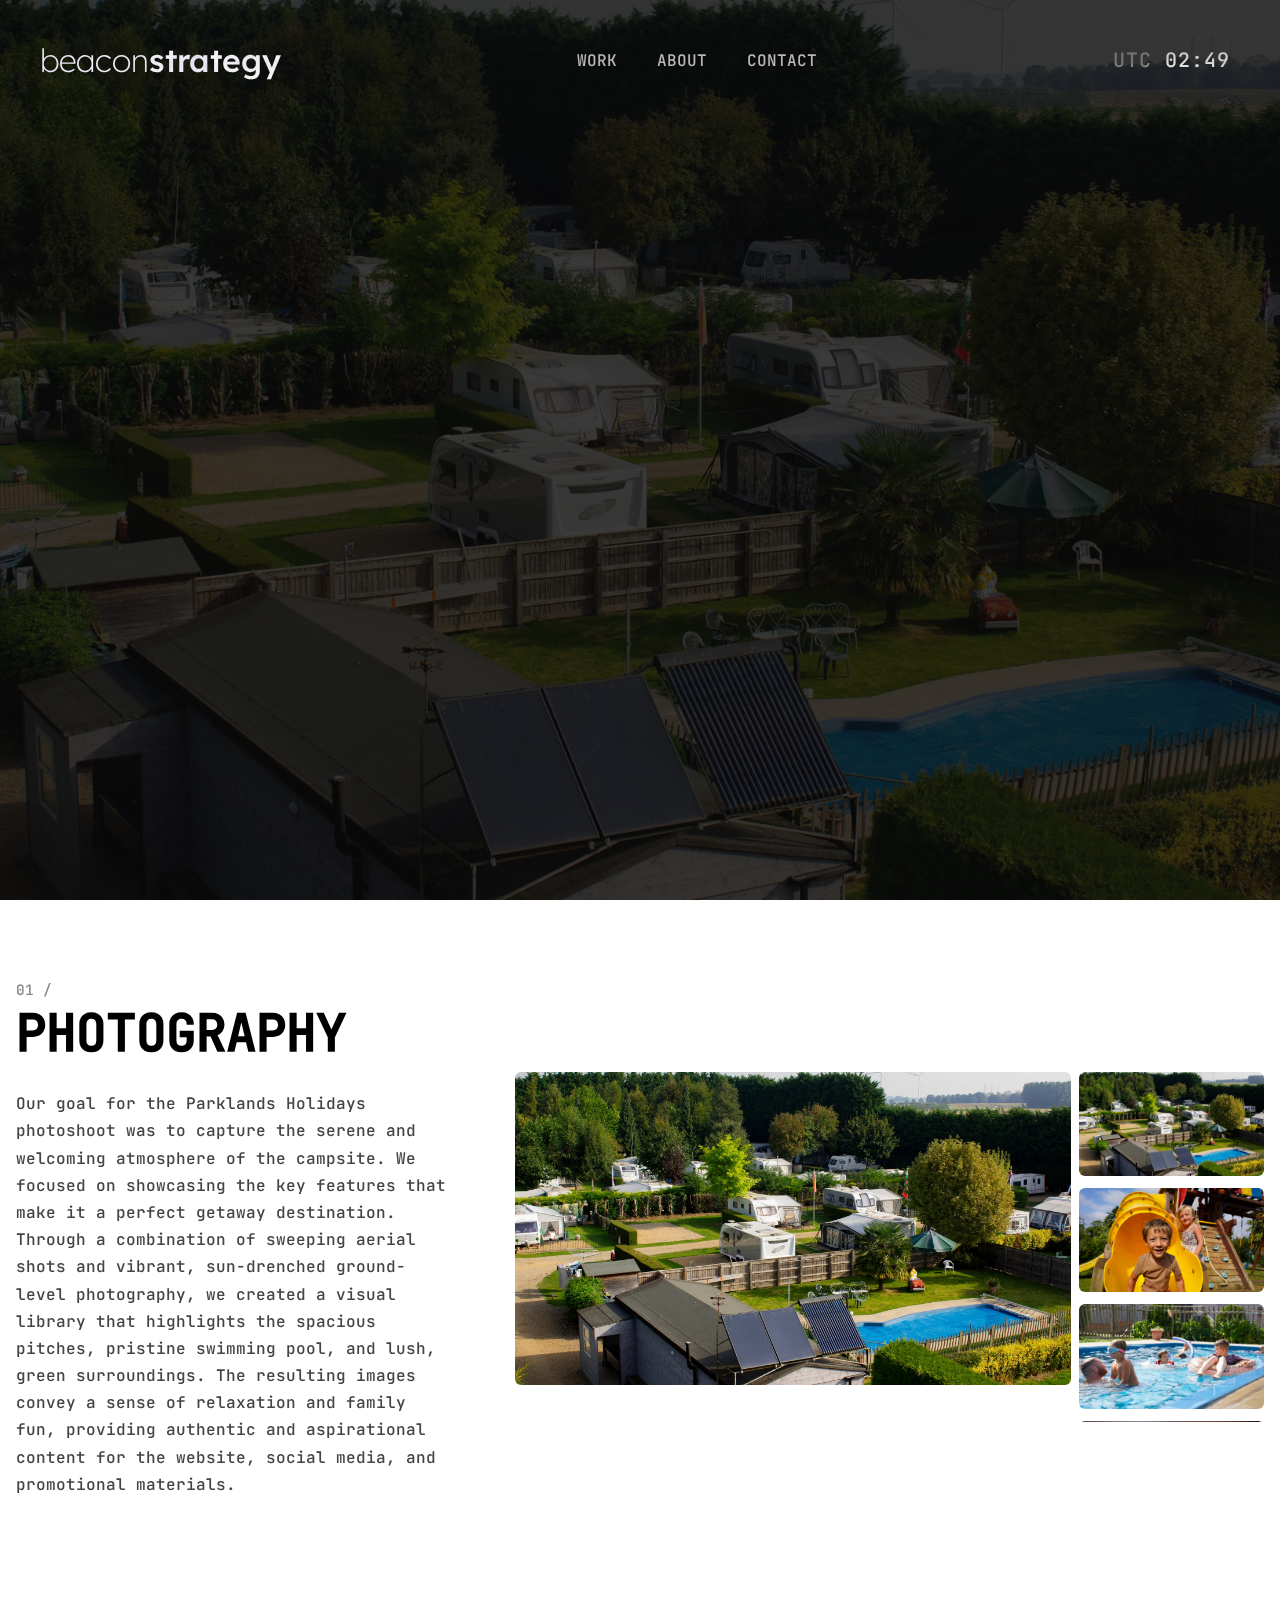
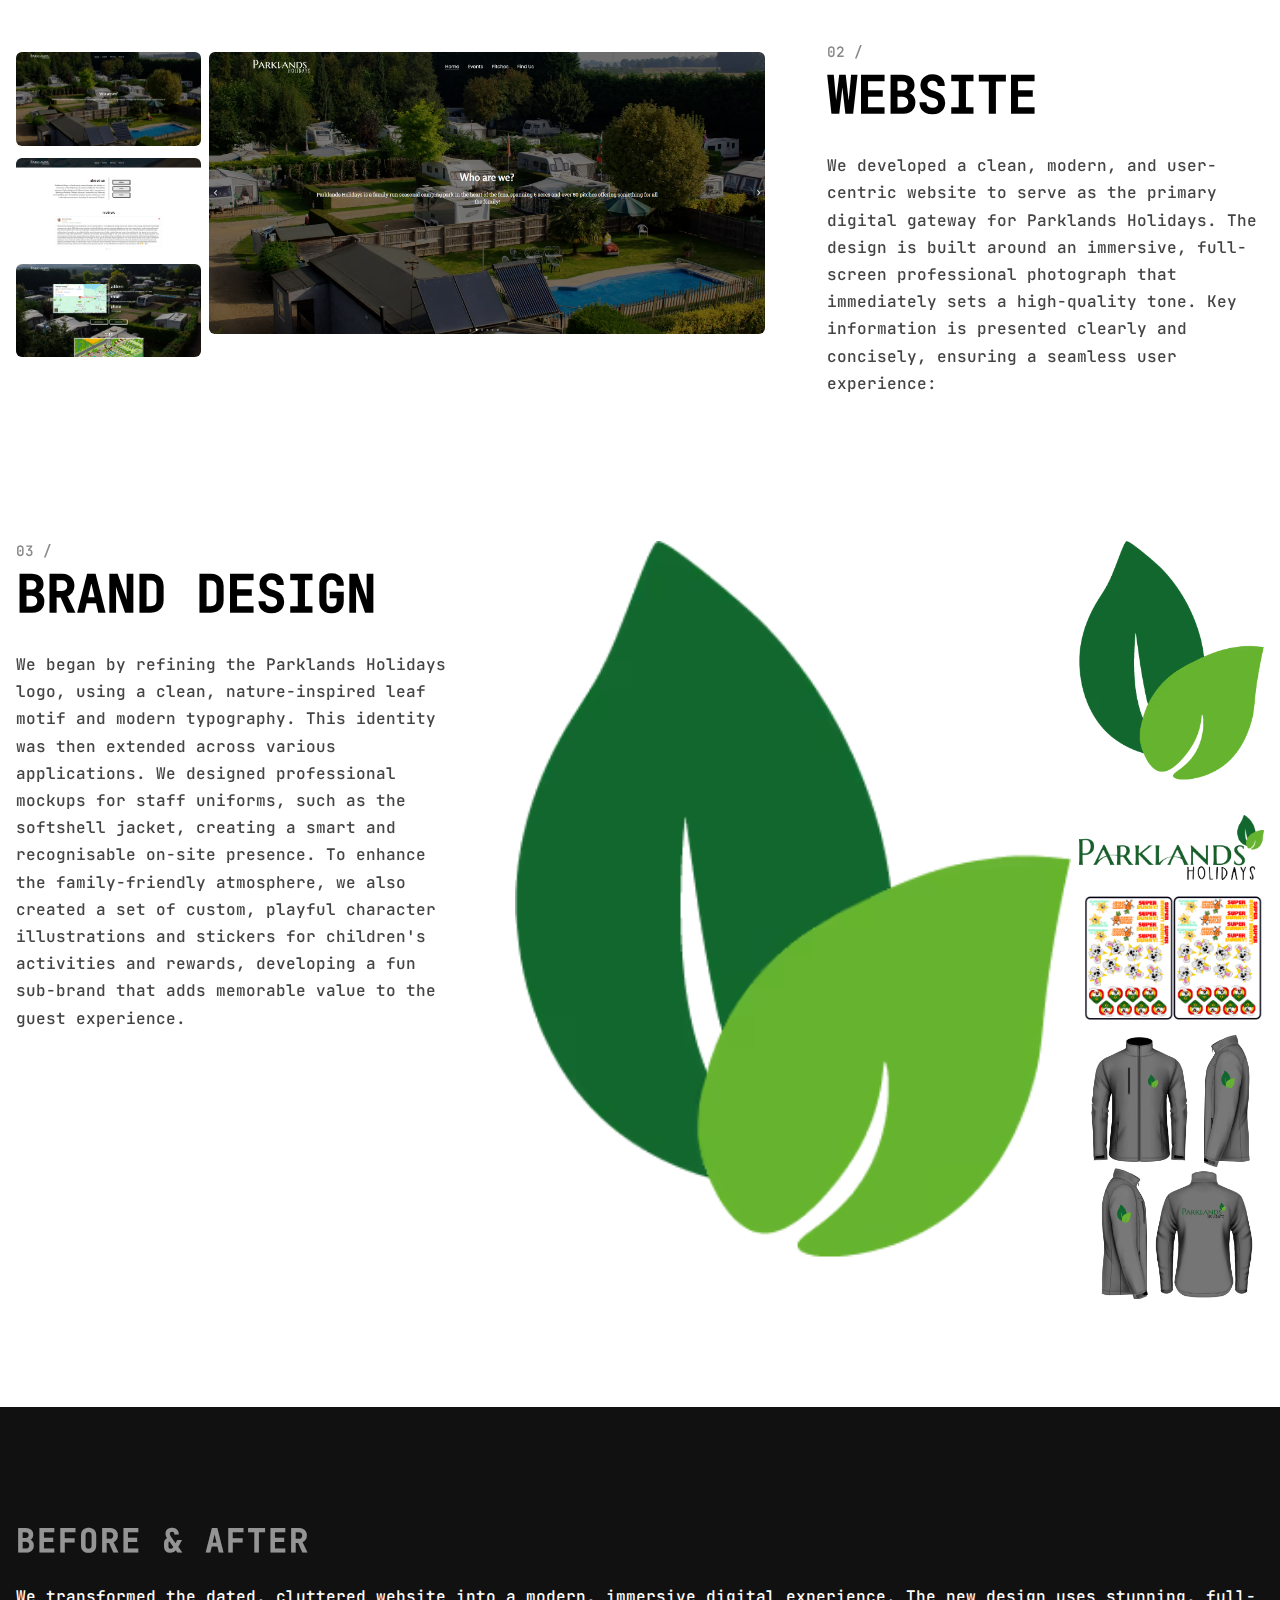
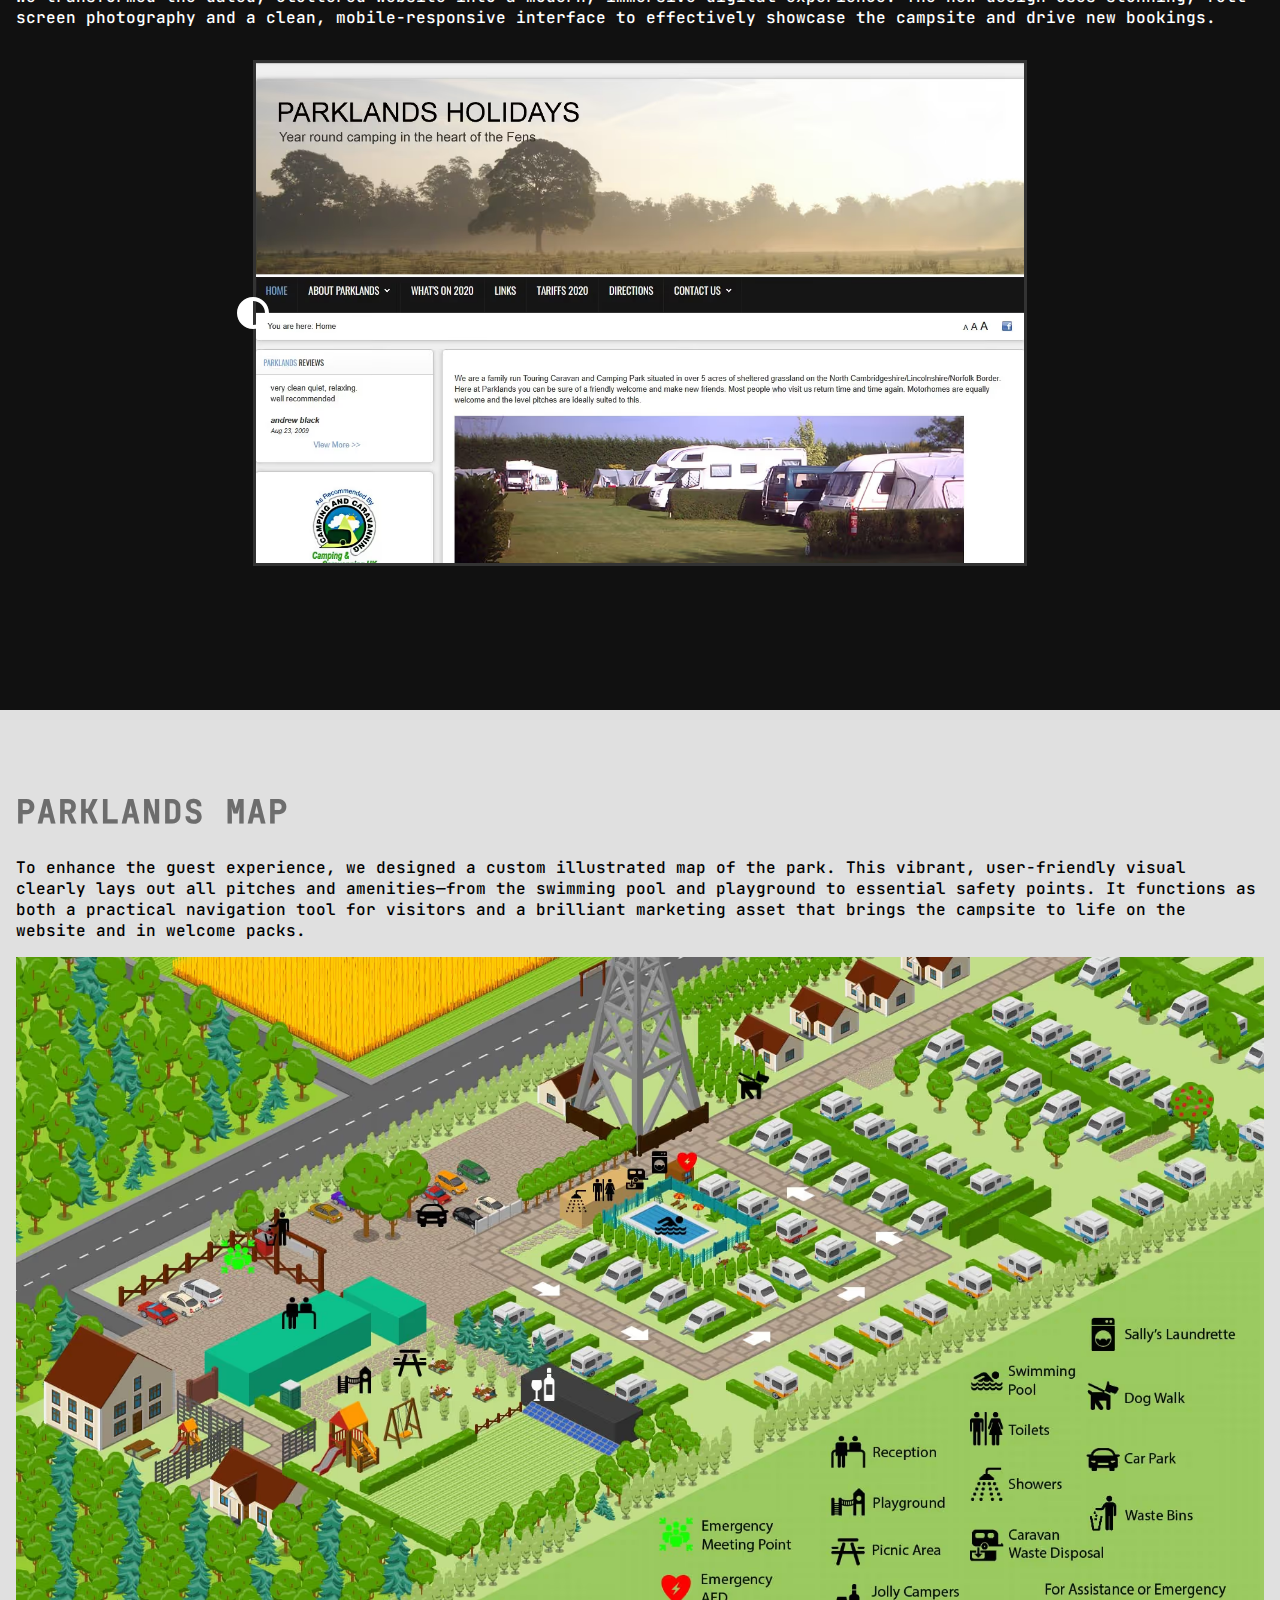
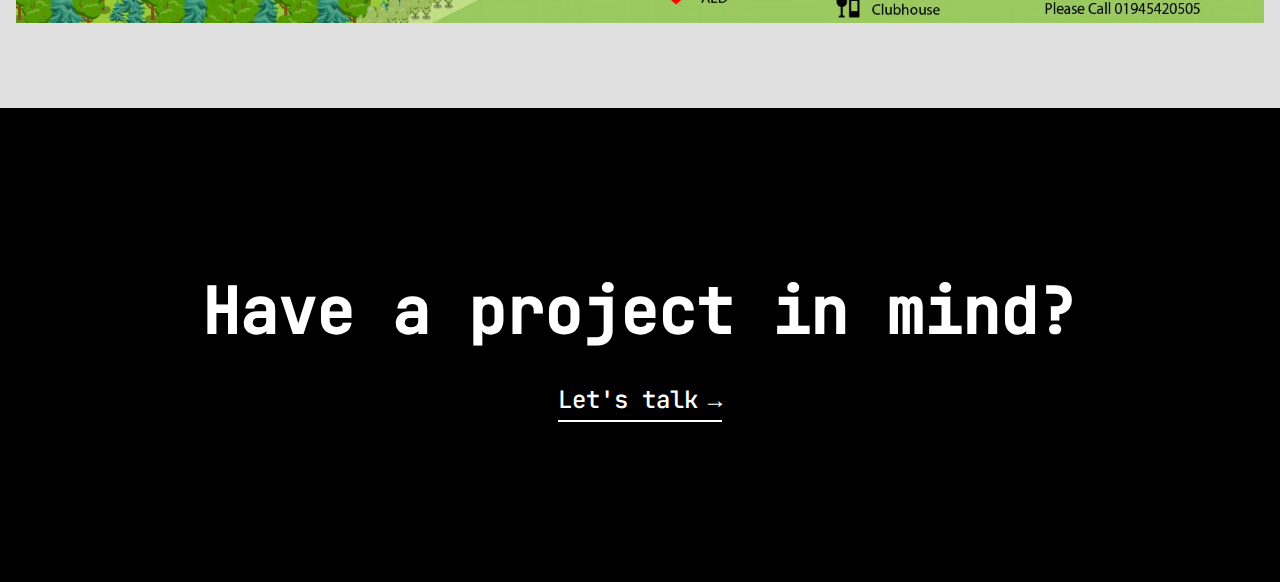
<file: work/parklands.html>
<!DOCTYPE html>
<html lang="en">
  <head>
    <meta charset="utf-8" />
    <meta name="viewport" content="width=device-width, initial-scale=1" />
    
		<link href="../_app/immutable/assets/0.DWkbudIg.css" rel="stylesheet">
		<link href="../_app/immutable/assets/BeforeAndAfter.DtjVq85c.css" rel="stylesheet">
		<link href="../_app/immutable/assets/6.DdL8qsW2.css" rel="stylesheet">
		<link rel="modulepreload" href="../_app/immutable/entry/start.CpE8xI9Z.js">
		<link rel="modulepreload" href="../_app/immutable/chunks/1aBHzVJp.js">
		<link rel="modulepreload" href="../_app/immutable/chunks/DjzQk3O4.js">
		<link rel="modulepreload" href="../_app/immutable/chunks/BdhbYc_M.js">
		<link rel="modulepreload" href="../_app/immutable/chunks/DYndoIso.js">
		<link rel="modulepreload" href="../_app/immutable/chunks/BZYATuvJ.js">
		<link rel="modulepreload" href="../_app/immutable/chunks/B8bKHAlT.js">
		<link rel="modulepreload" href="../_app/immutable/entry/app.CM6wooMU.js">
		<link rel="modulepreload" href="../_app/immutable/chunks/DsnmJJEf.js">
		<link rel="modulepreload" href="../_app/immutable/chunks/BTBFYBNg.js">
		<link rel="modulepreload" href="../_app/immutable/chunks/D-G5uxh-.js">
		<link rel="modulepreload" href="../_app/immutable/chunks/DlIPp5u3.js">
		<link rel="modulepreload" href="../_app/immutable/nodes/0.DYhDEHvm.js">
		<link rel="modulepreload" href="../_app/immutable/chunks/DmiruQn3.js">
		<link rel="modulepreload" href="../_app/immutable/chunks/Whnfj_pF.js">
		<link rel="modulepreload" href="../_app/immutable/chunks/Dzkq2SRR.js">
		<link rel="modulepreload" href="../_app/immutable/chunks/Z7bh7EfP.js">
		<link rel="modulepreload" href="../_app/immutable/chunks/CtHD2QVJ.js">
		<link rel="modulepreload" href="../_app/immutable/nodes/6.D3lpSwP6.js">
		<link rel="modulepreload" href="../_app/immutable/chunks/DHR6BlhF.js">
		<link rel="modulepreload" href="../_app/immutable/chunks/DXdfQj4s.js"><!--[--><meta charset="UTF-8"/> <meta name="viewport" content="width=device-width, initial-scale=1.0"/> <meta name="description" content="BeaconStrategy illuminates the path to business growth with expert digital marketing, SEO, and content strategies. Contact us for a consultation."/> <link rel="canonical" href="https://beaconstrategy.co.uk/work/parklands"/> <meta property="og:title" content="BeaconStrategy | Parklands Holidays"/> <meta property="og:description" content="Expert digital marketing, SEO, and content strategies to guide your brand to success."/> <meta property="og:image" content="https://beaconstrategy.co.uk/assets/social-share-image.jpg"/> <meta property="og:url" content="https://beaconstrategy.co.uk/work/parklands"/> <meta property="og:type" content="website"/> <meta name="twitter:card" content="summary_large_image"/> <meta name="twitter:title" content="BeaconStrategy | Parklands Holidays"/> <meta name="twitter:description" content="Expert digital marketing, SEO, and content strategies to guide your brand to success."/> <meta name="twitter:image" content="https://beaconstrategy.co.uk/assets/social-share-image.jpg"/> <script type="application/ld+json">
    {
      "@context": "https://schema.org",
      "@type": "Organization",
      "name": "BeaconStrategy",
      "url": "https://beaconstrategy.co.uk/",
      "logo": "https://beaconstrategy.co.uk/assets/logo.png",
      "sameAs": [
        "https://instagram.com/beacon.strategy",
        "https://linkedin.com/company/beaconstrategy",
        "https://twitter.com/beaconstrategy"
      ]
    }
  </script> <link rel="icon" href="data:image/svg+xml,%3csvg%20xmlns='http://www.w3.org/2000/svg'%20width='107'%20height='128'%20viewBox='0%200%20107%20128'%3e%3ctitle%3esvelte-logo%3c/title%3e%3cpath%20d='M94.157%2022.819c-10.4-14.885-30.94-19.297-45.792-9.835L22.282%2029.608A29.92%2029.92%200%200%200%208.764%2049.65a31.5%2031.5%200%200%200%203.108%2020.231%2030%2030%200%200%200-4.477%2011.183%2031.9%2031.9%200%200%200%205.448%2024.116c10.402%2014.887%2030.942%2019.297%2045.791%209.835l26.083-16.624A29.92%2029.92%200%200%200%2098.235%2078.35a31.53%2031.53%200%200%200-3.105-20.232%2030%2030%200%200%200%204.474-11.182%2031.88%2031.88%200%200%200-5.447-24.116'%20style='fill:%23ff3e00'/%3e%3cpath%20d='M45.817%20106.582a20.72%2020.72%200%200%201-22.237-8.243%2019.17%2019.17%200%200%201-3.277-14.503%2018%2018%200%200%201%20.624-2.435l.49-1.498%201.337.981a33.6%2033.6%200%200%200%2010.203%205.098l.97.294-.09.968a5.85%205.85%200%200%200%201.052%203.878%206.24%206.24%200%200%200%206.695%202.485%205.8%205.8%200%200%200%201.603-.704L69.27%2076.28a5.43%205.43%200%200%200%202.45-3.631%205.8%205.8%200%200%200-.987-4.371%206.24%206.24%200%200%200-6.698-2.487%205.7%205.7%200%200%200-1.6.704l-9.953%206.345a19%2019%200%200%201-5.296%202.326%2020.72%2020.72%200%200%201-22.237-8.243%2019.17%2019.17%200%200%201-3.277-14.502%2017.99%2017.99%200%200%201%208.13-12.052l26.081-16.623a19%2019%200%200%201%205.3-2.329%2020.72%2020.72%200%200%201%2022.237%208.243%2019.17%2019.17%200%200%201%203.277%2014.503%2018%2018%200%200%201-.624%202.435l-.49%201.498-1.337-.98a33.6%2033.6%200%200%200-10.203-5.1l-.97-.294.09-.968a5.86%205.86%200%200%200-1.052-3.878%206.24%206.24%200%200%200-6.696-2.485%205.8%205.8%200%200%200-1.602.704L37.73%2051.72a5.42%205.42%200%200%200-2.449%203.63%205.79%205.79%200%200%200%20.986%204.372%206.24%206.24%200%200%200%206.698%202.486%205.8%205.8%200%200%200%201.602-.704l9.952-6.342a19%2019%200%200%201%205.295-2.328%2020.72%2020.72%200%200%201%2022.237%208.242%2019.17%2019.17%200%200%201%203.277%2014.503%2018%2018%200%200%201-8.13%2012.053l-26.081%2016.622a19%2019%200%200%201-5.3%202.328'%20style='fill:%23fff'/%3e%3c/svg%3e"/> <style>
    body {
      margin: 0;
      top: 0;
    }
    .bg-color-container {
      transition: background-color 0.3s
        ease; /* Optional: for smooth transitions */
      min-height: 100vh;
      font-family: "JetBrains Mono", monospace;
      background-color: var(--h1-bg-color);
    }
  </style><!--]--><title>BeaconStrategy | Parklands Holidays</title>
  </head>
  <body data-sveltekit-preload-data="hover">
    <div style="display: contents"><!--[--><!--[--><!----><div class="bg-color-container" style="--h1-bg-color: #ffffff"><header class="main-header svelte-rfuq4y"><input type="checkbox" name="nav-button" id="nav-button" class="svelte-rfuq4y"/> <a href="/" class="logo svelte-rfuq4y">beacon<span class="svelte-rfuq4y">strategy</span></a> <nav class="centered-nav svelte-rfuq4y"><ul class="nav-links svelte-rfuq4y"><li><a href="/work/" class="svelte-rfuq4y current-page">WORK</a></li> <li><a href="/aboutus/" class="svelte-rfuq4y">ABOUT</a></li> <li><a href="/contactus/" class="svelte-rfuq4y">CONTACT</a></li></ul></nav> <div class="filler svelte-rfuq4y"></div> <div id="clock" class="svelte-rfuq4y"><span id="clock-tz" class="svelte-rfuq4y">LDN</span> <br class="mobile-break svelte-rfuq4y"/> <span id="clock-time">21:59</span></div> <label for="nav-button" class="nav-burger svelte-rfuq4y"><svg class="burger svelte-rfuq4y" xmlns="http://www.w3.org/2000/svg" viewBox="0 0 640 640"><path fill="#ffffff" d="M96 160C96 142.3 110.3 128 128 128L512 128C529.7 128 544 142.3 544 160C544 177.7 529.7 192 512 192L128 192C110.3 192 96 177.7 96 160zM96 320C96 302.3 110.3 288 128 288L512 288C529.7 288 544 302.3 544 320C544 337.7 529.7 352 512 352L128 352C110.3 352 96 337.7 96 320zM544 480C544 497.7 529.7 512 512 512L128 512C110.3 512 96 497.7 96 480C96 462.3 110.3 448 128 448L512 448C529.7 448 544 462.3 544 480z"></path></svg> <svg class="cross svelte-rfuq4y" xmlns="http://www.w3.org/2000/svg" viewBox="0 0 640 640"><path fill="#ffffff" d="M183.1 137.4C170.6 124.9 150.3 124.9 137.8 137.4C125.3 149.9 125.3 170.2 137.8 182.7L275.2 320L137.9 457.4C125.4 469.9 125.4 490.2 137.9 502.7C150.4 515.2 170.7 515.2 183.2 502.7L320.5 365.3L457.9 502.6C470.4 515.1 490.7 515.1 503.2 502.6C515.7 490.1 515.7 469.8 503.2 457.3L365.8 320L503.1 182.6C515.6 170.1 515.6 149.8 503.1 137.3C490.6 124.8 470.3 124.8 457.8 137.3L320.5 274.7L183.1 137.4z"></path></svg></label></header><!----> <!----><main><div class="hero-section svelte-1gkpv5d"><div class="hero-content svelte-1gkpv5d"><div class="project-meta svelte-1gkpv5d"><span class="client svelte-1gkpv5d">Parklands Holidays</span> <span class="date svelte-1gkpv5d">(03/2025)</span></div> <div class="project-title svelte-1gkpv5d"><h1 class="svelte-1gkpv5d"><!---->Revitalizing<br>Camping Sites<!----></h1></div> <div class="project-services svelte-1gkpv5d"><!--[--><span class="svelte-1gkpv5d">Photography</span> <span class="separator svelte-1gkpv5d">•</span><span class="svelte-1gkpv5d">Website</span> <span class="separator svelte-1gkpv5d">•</span><span class="svelte-1gkpv5d">Brand Design</span> <span class="separator svelte-1gkpv5d">•</span><!--]--></div></div> <!--[!--><picture class="svelte-1gkpv5d"><!--[--><source srcset="/_app/immutable/assets/1.BF-mxQKq.avif 960w, /_app/immutable/assets/1.BJ-cej0Y.avif 1920w" sizes="min(100vw)" type="image/avif" class="svelte-1gkpv5d"/><source srcset="/_app/immutable/assets/1.CwKFaeyn.webp 960w, /_app/immutable/assets/1.CMxNKONA.webp 1920w" sizes="min(100vw)" type="image/webp" class="svelte-1gkpv5d"/><source srcset="/_app/immutable/assets/1.zdzBAcEF.png 960w, /_app/immutable/assets/1.D_RGDHWg.png 1920w" sizes="min(100vw)" type="image/png" class="svelte-1gkpv5d"/><!--]--> <img class="project-bg svelte-1gkpv5d" src="/_app/immutable/assets/1.D_RGDHWg.png" alt="The Rathskeller Background" width="1920" height="1080"/></picture><!--]--></div><!----> <div class="description svelte-1qep2u5"><div class="max-width-container svelte-1qep2u5"><!--[--><div class="work-sections svelte-ws5mlc"><section class="content-section svelte-ws5mlc"><div class="text-wrapper sticky-text svelte-ws5mlc"><span class="section-number svelte-ws5mlc">01
        /</span> <h2 class="svelte-ws5mlc">Photography</h2> <p class="svelte-ws5mlc">Our goal for the Parklands Holidays photoshoot was to capture the serene and welcoming atmosphere of the campsite. We focused on showcasing the key features that make it a perfect getaway destination. Through a combination of sweeping aerial shots and vibrant, sun-drenched ground-level photography, we created a visual library that highlights the spacious pitches, pristine swimming pool, and lush, green surroundings. The resulting images convey a sense of relaxation and family fun, providing authentic and aspirational content for the website, social media, and promotional materials.</p></div> <!--[--><div class="image-wrapper svelte-ws5mlc"><div class="image-gallery svelte-geoysn" style="--flex-order: 0;"><div class="main-image-display svelte-geoysn"><!----><!--[!--><picture><!--[--><source srcset="/_app/immutable/assets/1.BF-mxQKq.avif 960w, /_app/immutable/assets/1.BJ-cej0Y.avif 1920w" type="image/avif"/><source srcset="/_app/immutable/assets/1.CwKFaeyn.webp 960w, /_app/immutable/assets/1.CMxNKONA.webp 1920w" type="image/webp"/><source srcset="/_app/immutable/assets/1.zdzBAcEF.png 960w, /_app/immutable/assets/1.D_RGDHWg.png 1920w" type="image/png"/><!--]--> <img src="/_app/immutable/assets/1.D_RGDHWg.png" alt="Gallery item" width="1920" height="1080" class="svelte-geoysn"/></picture><!--]--><!----></div> <div class="thumbnail-scroller svelte-geoysn"><div class="thumbnails-scroll-content svelte-geoysn"><!--[--><button aria-label="Image 0 button" class="thumbnail-button svelte-geoysn active"><!--[!--><picture><!--[--><source srcset="/_app/immutable/assets/1.BF-mxQKq.avif 960w, /_app/immutable/assets/1.BJ-cej0Y.avif 1920w" type="image/avif"/><source srcset="/_app/immutable/assets/1.CwKFaeyn.webp 960w, /_app/immutable/assets/1.CMxNKONA.webp 1920w" type="image/webp"/><source srcset="/_app/immutable/assets/1.zdzBAcEF.png 960w, /_app/immutable/assets/1.D_RGDHWg.png 1920w" type="image/png"/><!--]--> <img src="/_app/immutable/assets/1.D_RGDHWg.png" alt="Thumbnail" width="1920" height="1080" class="svelte-geoysn"/></picture><!--]--></button><button aria-label="Image 1 button" class="thumbnail-button svelte-geoysn"><!--[!--><picture><!--[--><source srcset="/_app/immutable/assets/3.D6t_cyv8.avif 960w, /_app/immutable/assets/3.DMwCQvsf.avif 1920w" type="image/avif"/><source srcset="/_app/immutable/assets/3.CFmP9P9G.webp 960w, /_app/immutable/assets/3.DWJRQ3YF.webp 1920w" type="image/webp"/><source srcset="/_app/immutable/assets/3.CcTeBq5h.jpeg 960w, /_app/immutable/assets/3.tN5WG17L.jpeg 1920w" type="image/jpeg"/><!--]--> <img src="/_app/immutable/assets/3.tN5WG17L.jpeg" alt="Thumbnail" width="1920" height="1080" class="svelte-geoysn"/></picture><!--]--></button><button aria-label="Image 2 button" class="thumbnail-button svelte-geoysn"><!--[!--><picture><!--[--><source srcset="/_app/immutable/assets/4.BNGpqBQH.avif 960w, /_app/immutable/assets/4.BxcT6yRM.avif 1920w" type="image/avif"/><source srcset="/_app/immutable/assets/4.UXXEyHs8.webp 960w, /_app/immutable/assets/4.EJI9tNQO.webp 1920w" type="image/webp"/><source srcset="/_app/immutable/assets/4.DSwdB_ji.png 960w, /_app/immutable/assets/4.DJuRhgUb.png 1920w" type="image/png"/><!--]--> <img src="/_app/immutable/assets/4.DJuRhgUb.png" alt="Thumbnail" width="1920" height="1080" class="svelte-geoysn"/></picture><!--]--></button><button aria-label="Image 3 button" class="thumbnail-button svelte-geoysn"><!--[!--><picture><!--[--><source srcset="/_app/immutable/assets/5.BaXchSnh.avif 960w, /_app/immutable/assets/5.CRTUPiUv.avif 1920w" type="image/avif"/><source srcset="/_app/immutable/assets/5.BGLghCdg.webp 960w, /_app/immutable/assets/5.Dw2A6trg.webp 1920w" type="image/webp"/><source srcset="/_app/immutable/assets/5.DBEbysYN.png 960w, /_app/immutable/assets/5.BhxVKGcr.png 1920w" type="image/png"/><!--]--> <img src="/_app/immutable/assets/5.BhxVKGcr.png" alt="Thumbnail" width="1920" height="1080" class="svelte-geoysn"/></picture><!--]--></button><button aria-label="Image 4 button" class="thumbnail-button svelte-geoysn"><!--[!--><picture><!--[--><source srcset="/_app/immutable/assets/2.D61E9kNi.avif 960w, /_app/immutable/assets/2.DAdW4e7D.avif 1920w" type="image/avif"/><source srcset="/_app/immutable/assets/2.CpYhQnM0.webp 960w, /_app/immutable/assets/2.Bwg0F1fd.webp 1920w" type="image/webp"/><source srcset="/_app/immutable/assets/2.DLDnDbMI.png 960w, /_app/immutable/assets/2.Dnd18eMv.png 1920w" type="image/png"/><!--]--> <img src="/_app/immutable/assets/2.Dnd18eMv.png" alt="Thumbnail" width="1920" height="1080" class="svelte-geoysn"/></picture><!--]--></button><!--]--></div></div></div><!----></div><!--]--></section></div><div class="work-sections svelte-ws5mlc"><section class="content-section reverse svelte-ws5mlc"><div class="text-wrapper sticky-text svelte-ws5mlc"><span class="section-number svelte-ws5mlc">02
        /</span> <h2 class="svelte-ws5mlc">Website</h2> <p class="svelte-ws5mlc">We developed a clean, modern, and user-centric website to serve as the primary digital gateway for Parklands Holidays. The design is built around an immersive, full-screen professional photograph that immediately sets a high-quality tone. Key information is presented clearly and concisely, ensuring a seamless user experience:</p></div> <!--[--><div class="image-wrapper svelte-ws5mlc"><div class="image-gallery svelte-geoysn" style="--flex-order: 1;"><div class="main-image-display svelte-geoysn"><!----><!--[!--><picture><!--[--><source srcset="/_app/immutable/assets/home.Be8nL2Zy.avif 951w, /_app/immutable/assets/home.d26r1mZU.avif 1902w" type="image/avif"/><source srcset="/_app/immutable/assets/home.HB8vED94.webp 951w, /_app/immutable/assets/home.CUbiBtpd.webp 1902w" type="image/webp"/><source srcset="/_app/immutable/assets/home.BITATW97.png 951w, /_app/immutable/assets/home.BKsQ72eY.png 1902w" type="image/png"/><!--]--> <img src="/_app/immutable/assets/home.BKsQ72eY.png" alt="Gallery item" width="1902" height="963" class="svelte-geoysn"/></picture><!--]--><!----></div> <div class="thumbnail-scroller svelte-geoysn"><div class="thumbnails-scroll-content svelte-geoysn"><!--[--><button aria-label="Image 0 button" class="thumbnail-button svelte-geoysn active"><!--[!--><picture><!--[--><source srcset="/_app/immutable/assets/home.Be8nL2Zy.avif 951w, /_app/immutable/assets/home.d26r1mZU.avif 1902w" type="image/avif"/><source srcset="/_app/immutable/assets/home.HB8vED94.webp 951w, /_app/immutable/assets/home.CUbiBtpd.webp 1902w" type="image/webp"/><source srcset="/_app/immutable/assets/home.BITATW97.png 951w, /_app/immutable/assets/home.BKsQ72eY.png 1902w" type="image/png"/><!--]--> <img src="/_app/immutable/assets/home.BKsQ72eY.png" alt="Thumbnail" width="1902" height="963" class="svelte-geoysn"/></picture><!--]--></button><button aria-label="Image 1 button" class="thumbnail-button svelte-geoysn"><!--[!--><picture><!--[--><source srcset="/_app/immutable/assets/home2.D12bKVuN.avif 952w, /_app/immutable/assets/home2.BboFoVSb.avif 1903w" type="image/avif"/><source srcset="/_app/immutable/assets/home2.oFyjhbsv.webp 952w, /_app/immutable/assets/home2.B2LqjSbD.webp 1903w" type="image/webp"/><source srcset="/_app/immutable/assets/home2.ArQGo8Ij.png 952w, /_app/immutable/assets/home2.C63JEeh3.png 1903w" type="image/png"/><!--]--> <img src="/_app/immutable/assets/home2.C63JEeh3.png" alt="Thumbnail" width="1903" height="961" class="svelte-geoysn"/></picture><!--]--></button><button aria-label="Image 2 button" class="thumbnail-button svelte-geoysn"><!--[!--><picture><!--[--><source srcset="/_app/immutable/assets/find_us.DKmy-BaH.avif 950w, /_app/immutable/assets/find_us.Bzc2xQGO.avif 1900w" type="image/avif"/><source srcset="/_app/immutable/assets/find_us.BPZDtUh7.webp 950w, /_app/immutable/assets/find_us.BKS75GtY.webp 1900w" type="image/webp"/><source srcset="/_app/immutable/assets/find_us.DXncmhWs.png 950w, /_app/immutable/assets/find_us.Djt-M2kX.png 1900w" type="image/png"/><!--]--> <img src="/_app/immutable/assets/find_us.Djt-M2kX.png" alt="Thumbnail" width="1900" height="961" class="svelte-geoysn"/></picture><!--]--></button><!--]--></div></div></div><!----></div><!--]--></section></div><div class="work-sections svelte-ws5mlc"><section class="content-section svelte-ws5mlc"><div class="text-wrapper sticky-text svelte-ws5mlc"><span class="section-number svelte-ws5mlc">03
        /</span> <h2 class="svelte-ws5mlc">Brand Design</h2> <p class="svelte-ws5mlc">We began by refining the Parklands Holidays logo, using a clean, nature-inspired leaf motif and modern typography. This identity was then extended across various applications. We designed professional mockups for staff uniforms, such as the softshell jacket, creating a smart and recognisable on-site presence. To enhance the family-friendly atmosphere, we also created a set of custom, playful character illustrations and stickers for children's activities and rewards, developing a fun sub-brand that adds memorable value to the guest experience.</p></div> <!--[--><div class="image-wrapper svelte-ws5mlc"><div class="image-gallery svelte-geoysn" style="--flex-order: 0;"><div class="main-image-display svelte-geoysn"><!----><!--[!--><picture><!--[--><source srcset="/_app/immutable/assets/logo.Zv8nV_6-.avif 150w, /_app/immutable/assets/logo.CZRm3ID4.avif 299w" type="image/avif"/><source srcset="/_app/immutable/assets/logo.Da78Ni9c.webp 150w, /_app/immutable/assets/logo.C66-cXQV.webp 299w" type="image/webp"/><source srcset="/_app/immutable/assets/logo.D3lBQ1QB.png 150w, /_app/immutable/assets/logo.DVK5ye6a.png 299w" type="image/png"/><!--]--> <img src="/_app/immutable/assets/logo.DVK5ye6a.png" alt="Gallery item" width="299" height="423" class="svelte-geoysn"/></picture><!--]--><!----></div> <div class="thumbnail-scroller svelte-geoysn"><div class="thumbnails-scroll-content svelte-geoysn"><!--[--><button aria-label="Image 0 button" class="thumbnail-button svelte-geoysn active"><!--[!--><picture><!--[--><source srcset="/_app/immutable/assets/logo.Zv8nV_6-.avif 150w, /_app/immutable/assets/logo.CZRm3ID4.avif 299w" type="image/avif"/><source srcset="/_app/immutable/assets/logo.Da78Ni9c.webp 150w, /_app/immutable/assets/logo.C66-cXQV.webp 299w" type="image/webp"/><source srcset="/_app/immutable/assets/logo.D3lBQ1QB.png 150w, /_app/immutable/assets/logo.DVK5ye6a.png 299w" type="image/png"/><!--]--> <img src="/_app/immutable/assets/logo.DVK5ye6a.png" alt="Thumbnail" width="299" height="423" class="svelte-geoysn"/></picture><!--]--></button><button aria-label="Image 1 button" class="thumbnail-button svelte-geoysn"><!--[!--><picture><!--[--><source srcset="/_app/immutable/assets/logo_big.C4oUseqL.avif 2139w, /_app/immutable/assets/logo_big.uFeQOv7Q.avif 4278w" type="image/avif"/><source srcset="/_app/immutable/assets/logo_big.B8Ezj2t8.webp 2139w, /_app/immutable/assets/logo_big.VHvytqD6.webp 4278w" type="image/webp"/><source srcset="/_app/immutable/assets/logo_big.DSWxiQZp.png 2139w, /_app/immutable/assets/logo_big.IqrsOzxa.png 4278w" type="image/png"/><!--]--> <img src="/_app/immutable/assets/logo_big.IqrsOzxa.png" alt="Thumbnail" width="4278" height="1509" class="svelte-geoysn"/></picture><!--]--></button><button aria-label="Image 2 button" class="thumbnail-button svelte-geoysn"><!--[!--><picture><!--[--><source srcset="/_app/immutable/assets/stickers.CnK1zsIc.avif 1754w, /_app/immutable/assets/stickers.CQHMzya1.avif 3508w" type="image/avif"/><source srcset="/_app/immutable/assets/stickers.DBBb9q9P.webp 1754w, /_app/immutable/assets/stickers.DINIJc45.webp 3508w" type="image/webp"/><source srcset="/_app/immutable/assets/stickers.BW5ORNC_.png 1754w, /_app/immutable/assets/stickers.C5U4LH5Q.png 3508w" type="image/png"/><!--]--> <img src="/_app/immutable/assets/stickers.C5U4LH5Q.png" alt="Thumbnail" width="3508" height="2480" class="svelte-geoysn"/></picture><!--]--></button><button aria-label="Image 3 button" class="thumbnail-button svelte-geoysn"><!--[!--><picture><!--[--><source srcset="/_app/immutable/assets/jacket.cFbg_b0Z.avif 350w, /_app/immutable/assets/jacket.kx-1pI4w.avif 700w" type="image/avif"/><source srcset="/_app/immutable/assets/jacket.BHVnfwui.webp 350w, /_app/immutable/assets/jacket.Dv4-JGX2.webp 700w" type="image/webp"/><source srcset="/_app/immutable/assets/jacket.CgmDZmeW.png 350w, /_app/immutable/assets/jacket.CcR-hXiA.png 700w" type="image/png"/><!--]--> <img src="/_app/immutable/assets/jacket.CcR-hXiA.png" alt="Thumbnail" width="700" height="996" class="svelte-geoysn"/></picture><!--]--></button><!--]--></div></div></div><!----></div><!--]--></section></div><!--]--></div> <section class="dark-breaker-section svelte-1qep2u5"><div class="max-width-container light-text svelte-1qep2u5"><h2 class="breaker-label svelte-1qep2u5">Before &amp; After</h2> <p>We transformed the dated, cluttered website into a modern, immersive digital experience. The new design uses stunning, full-screen photography and a clean, mobile-responsive interface to effectively showcase the campsite and drive new bookings.</p> <div class="before-and-after-container svelte-5atr9i" style="--position: 0%"><!--[!--><picture><!--[--><source srcset="/_app/immutable/assets/parklands-before.DEqmg03Z.avif 960w, /_app/immutable/assets/parklands-before.Cv4f7DyA.avif 1919w" sizes="min(100vw)" type="image/avif"/><source srcset="/_app/immutable/assets/parklands-before.CWzQPuqk.webp 960w, /_app/immutable/assets/parklands-before.D9Ne0q3Z.webp 1919w" sizes="min(100vw)" type="image/webp"/><source srcset="/_app/immutable/assets/parklands-before.GT4lmF7U.jpeg 960w, /_app/immutable/assets/parklands-before.OOzTmb-_.jpeg 1919w" sizes="min(100vw)" type="image/jpeg"/><!--]--> <img class="right-image svelte-5atr9i" src="/_app/immutable/assets/parklands-before.OOzTmb-_.jpeg" alt="Before" width="1919" height="835"/></picture><!--]--> <div class="before-image-wrapper svelte-5atr9i"><!--[!--><picture><!--[--><source srcset="/_app/immutable/assets/parklands-after.DXNnDCXd.avif 960w, /_app/immutable/assets/parklands-after.go2_7vKt.avif 1919w" sizes="min(100vw)" type="image/avif"/><source srcset="/_app/immutable/assets/parklands-after.C-0v4a7d.webp 960w, /_app/immutable/assets/parklands-after._WQYeSaJ.webp 1919w" sizes="min(100vw)" type="image/webp"/><source srcset="/_app/immutable/assets/parklands-after.DaI409Dw.jpeg 960w, /_app/immutable/assets/parklands-after.B0H705Ik.jpeg 1919w" sizes="min(100vw)" type="image/jpeg"/><!--]--> <img class="before-image svelte-5atr9i" src="/_app/immutable/assets/parklands-after.B0H705Ik.jpeg" alt="After" width="1919" height="947"/></picture><!--]--></div> <input type="range" min="0" max="100" step="any" value="0" class="slider svelte-5atr9i" id="myRange"/></div><!----></div></section> <section class="viewer-section svelte-1qep2u5"><div class="max-width-container svelte-1qep2u5"><h2 class="breaker-label svelte-1qep2u5">Parklands Map</h2> <p>To enhance the guest experience, we designed a custom illustrated map of the park. This vibrant, user-friendly visual clearly lays out all pitches and amenities—from the swimming pool and playground to essential safety points. It functions as both a practical navigation tool for visitors and a brilliant marketing asset that brings the campsite to life on the website and in welcome packs.</p> <!--[!--><picture><!--[--><source srcset="/_app/immutable/assets/ParklandsMap.8ZanbYwr.avif 900w, /_app/immutable/assets/ParklandsMap.CyAD-uyK.avif 1800w" type="image/avif"/><source srcset="/_app/immutable/assets/ParklandsMap.5tc_h3x2.webp 900w, /_app/immutable/assets/ParklandsMap.CqcSk9TL.webp 1800w" type="image/webp"/><source srcset="/_app/immutable/assets/ParklandsMap.D6Yo9EU3.jpeg 900w, /_app/immutable/assets/ParklandsMap.aqxvvSFh.jpeg 1800w" type="image/jpeg"/><!--]--> <img src="/_app/immutable/assets/ParklandsMap.aqxvvSFh.jpeg" alt="Parklands Map" width="1800" height="960" class="svelte-1qep2u5"/></picture><!--]--></div></section> <section class="cta-wrapper svelte-1qep2u5"><div class="cta-content svelte-1qep2u5"><h2 class="svelte-1qep2u5">Have a project in mind?</h2> <a href="/contactus" class="contact-link svelte-1qep2u5">Let's talk <span class="svelte-1qep2u5">→</span></a></div></section></div></main><!----><!----> <footer class="main-footer svelte-jz8lnl"><span class="svelte-jz8lnl">/work/parklands</span> <a href="/" class="svelte-jz8lnl">©beaconstrategy 2025</a></footer><!----></div><!----><!--]--> <!--[!--><!--]--><!--]-->
			
			<script>
				{
					__sveltekit_itguws = {
						base: new URL("..", location).pathname.slice(0, -1)
					};

					const element = document.currentScript.parentElement;

					Promise.all([
						import("../_app/immutable/entry/start.CpE8xI9Z.js"),
						import("../_app/immutable/entry/app.CM6wooMU.js")
					]).then(([kit, app]) => {
						kit.start(app, element, {
							node_ids: [0, 6],
							data: [null,{type:"data",data:{title:"Parklands Holidays",h1BackgroundColor:"#ffffff"},uses:{}}],
							form: null,
							error: null
						});
					});
				}
			</script>
		</div>
  </body>
</html>
</file>
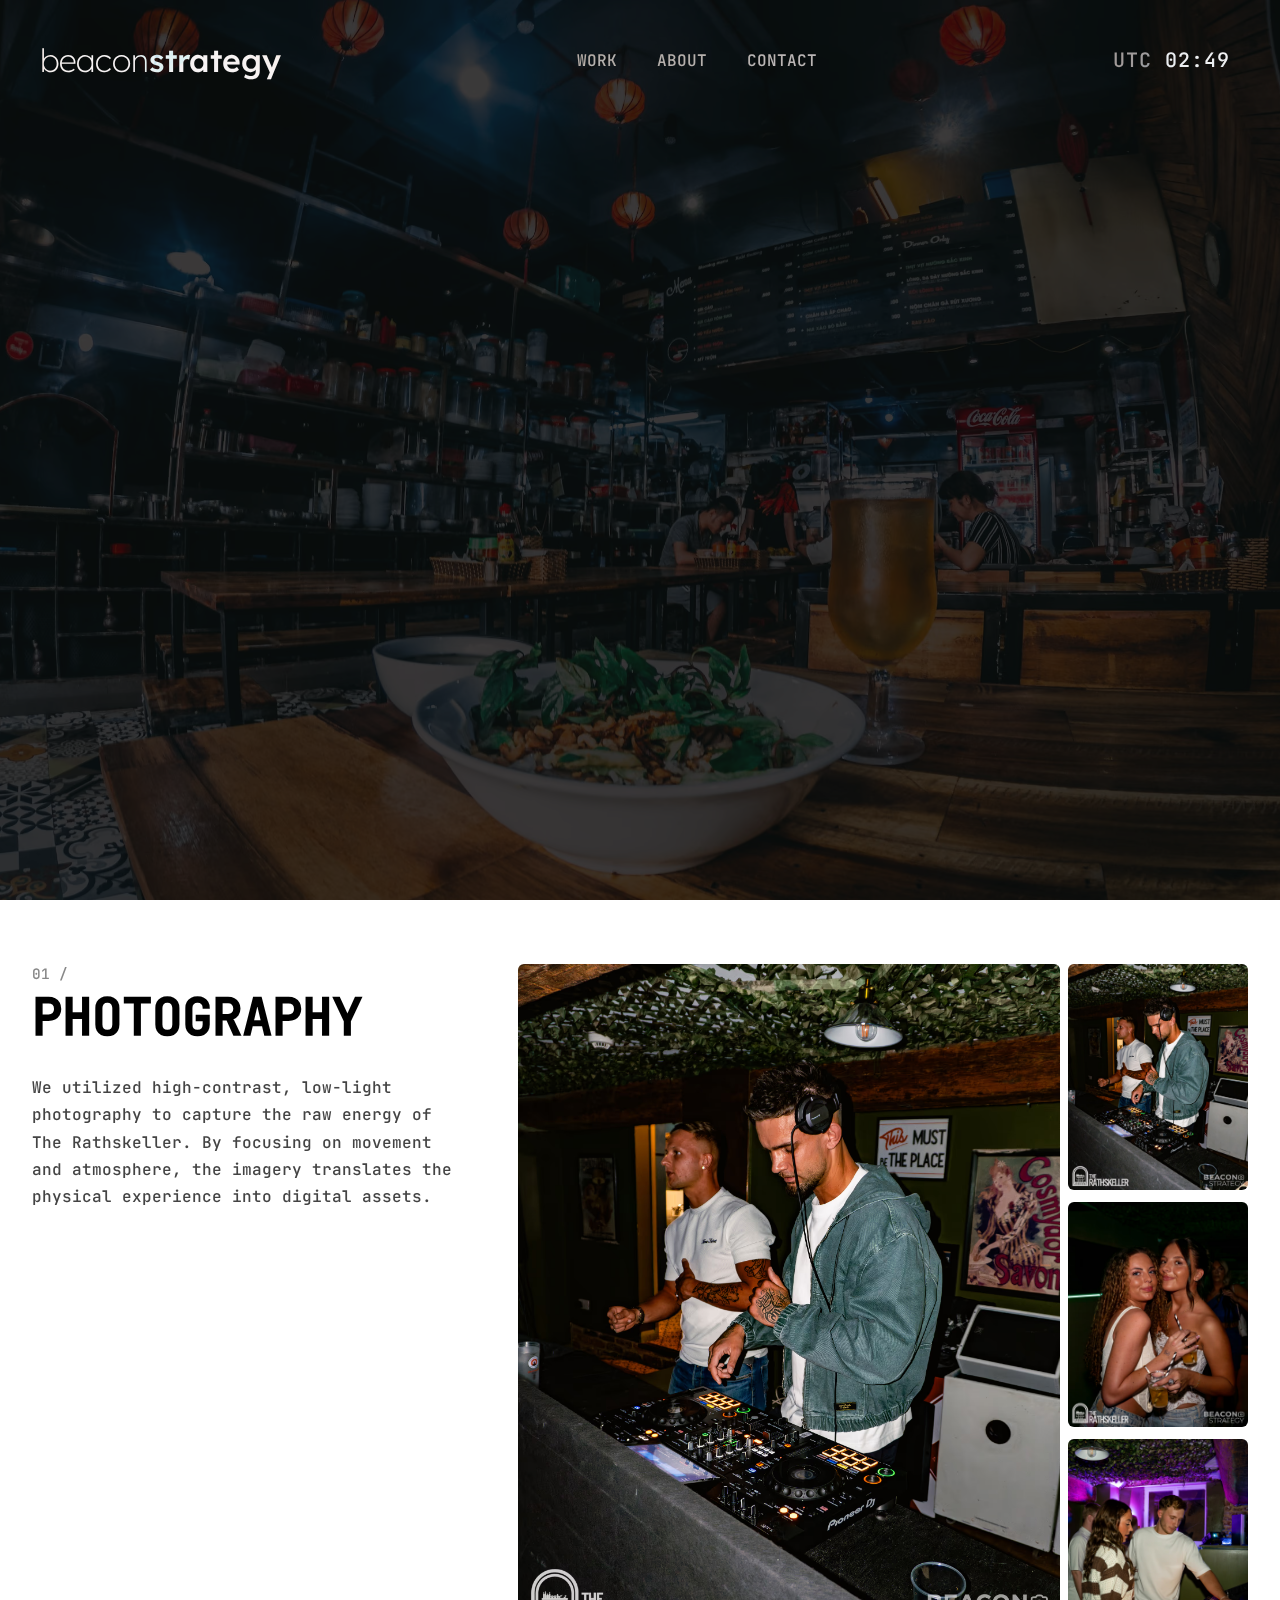
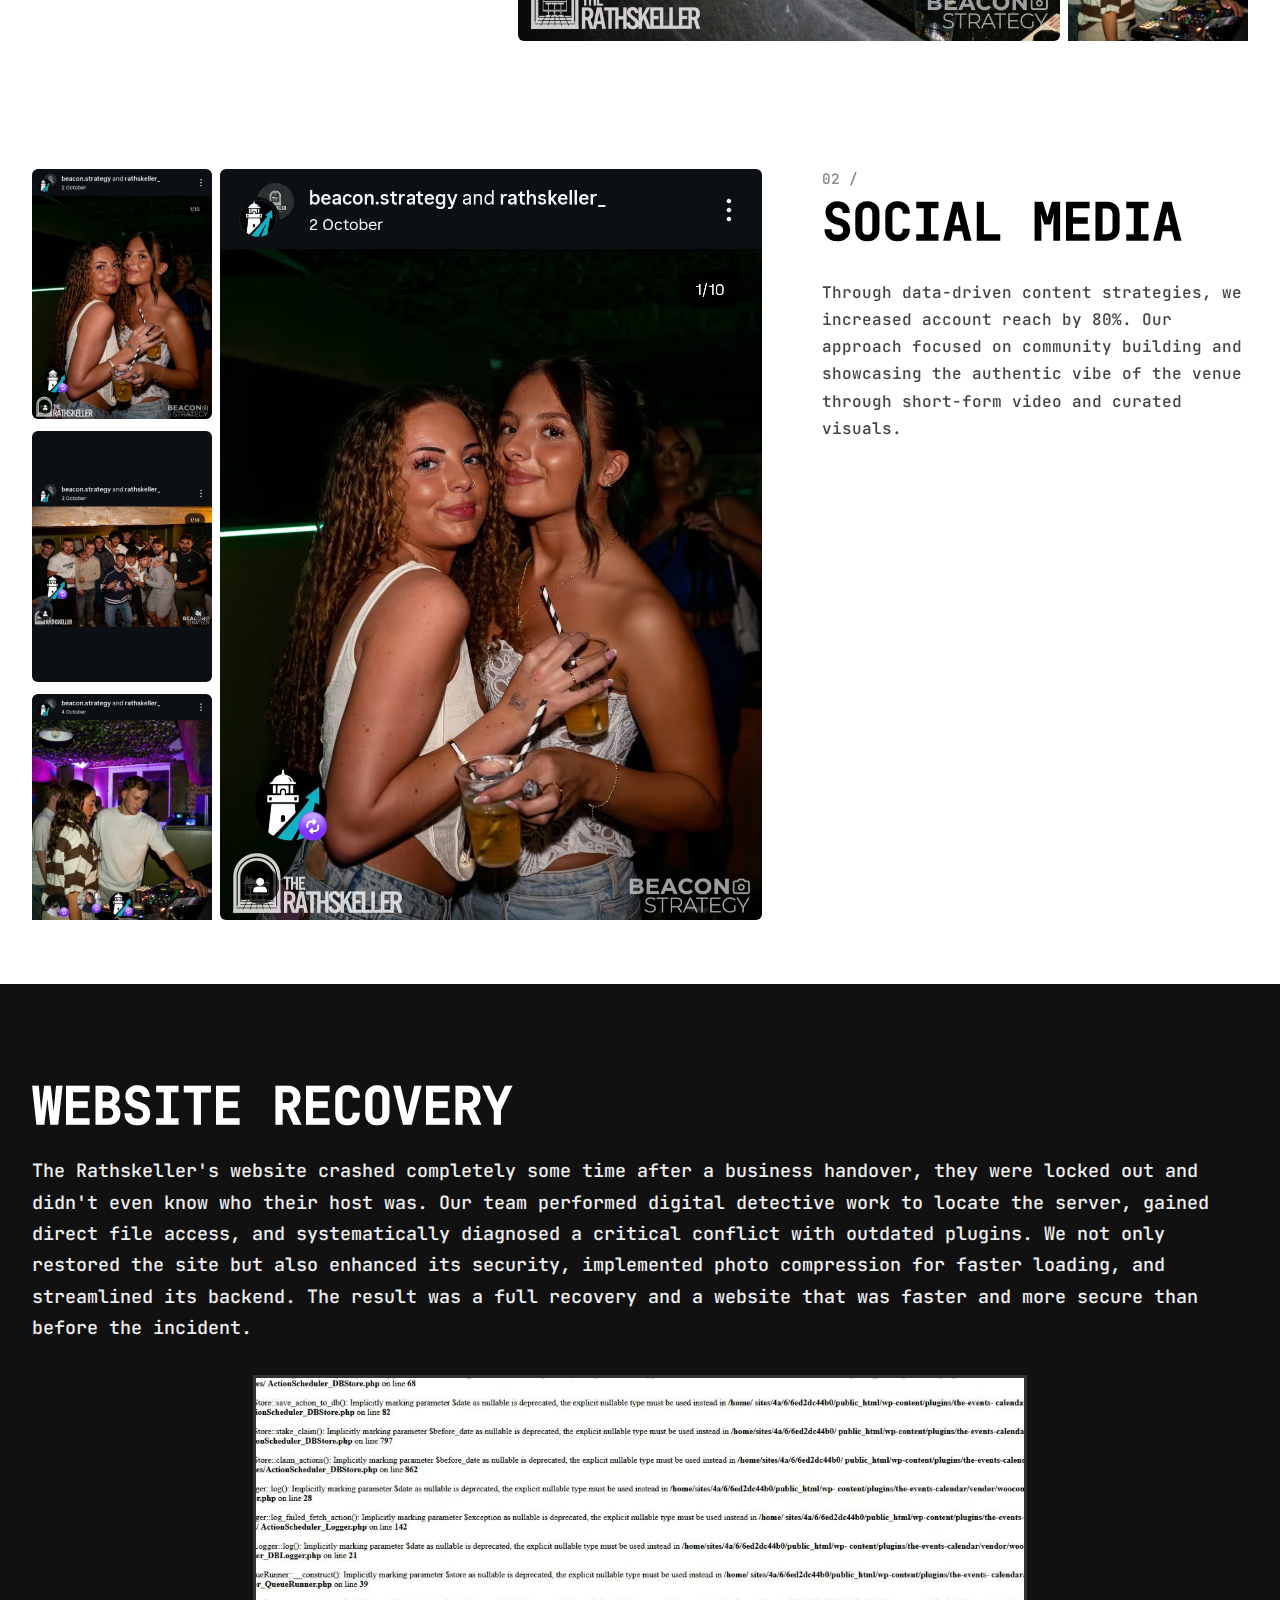
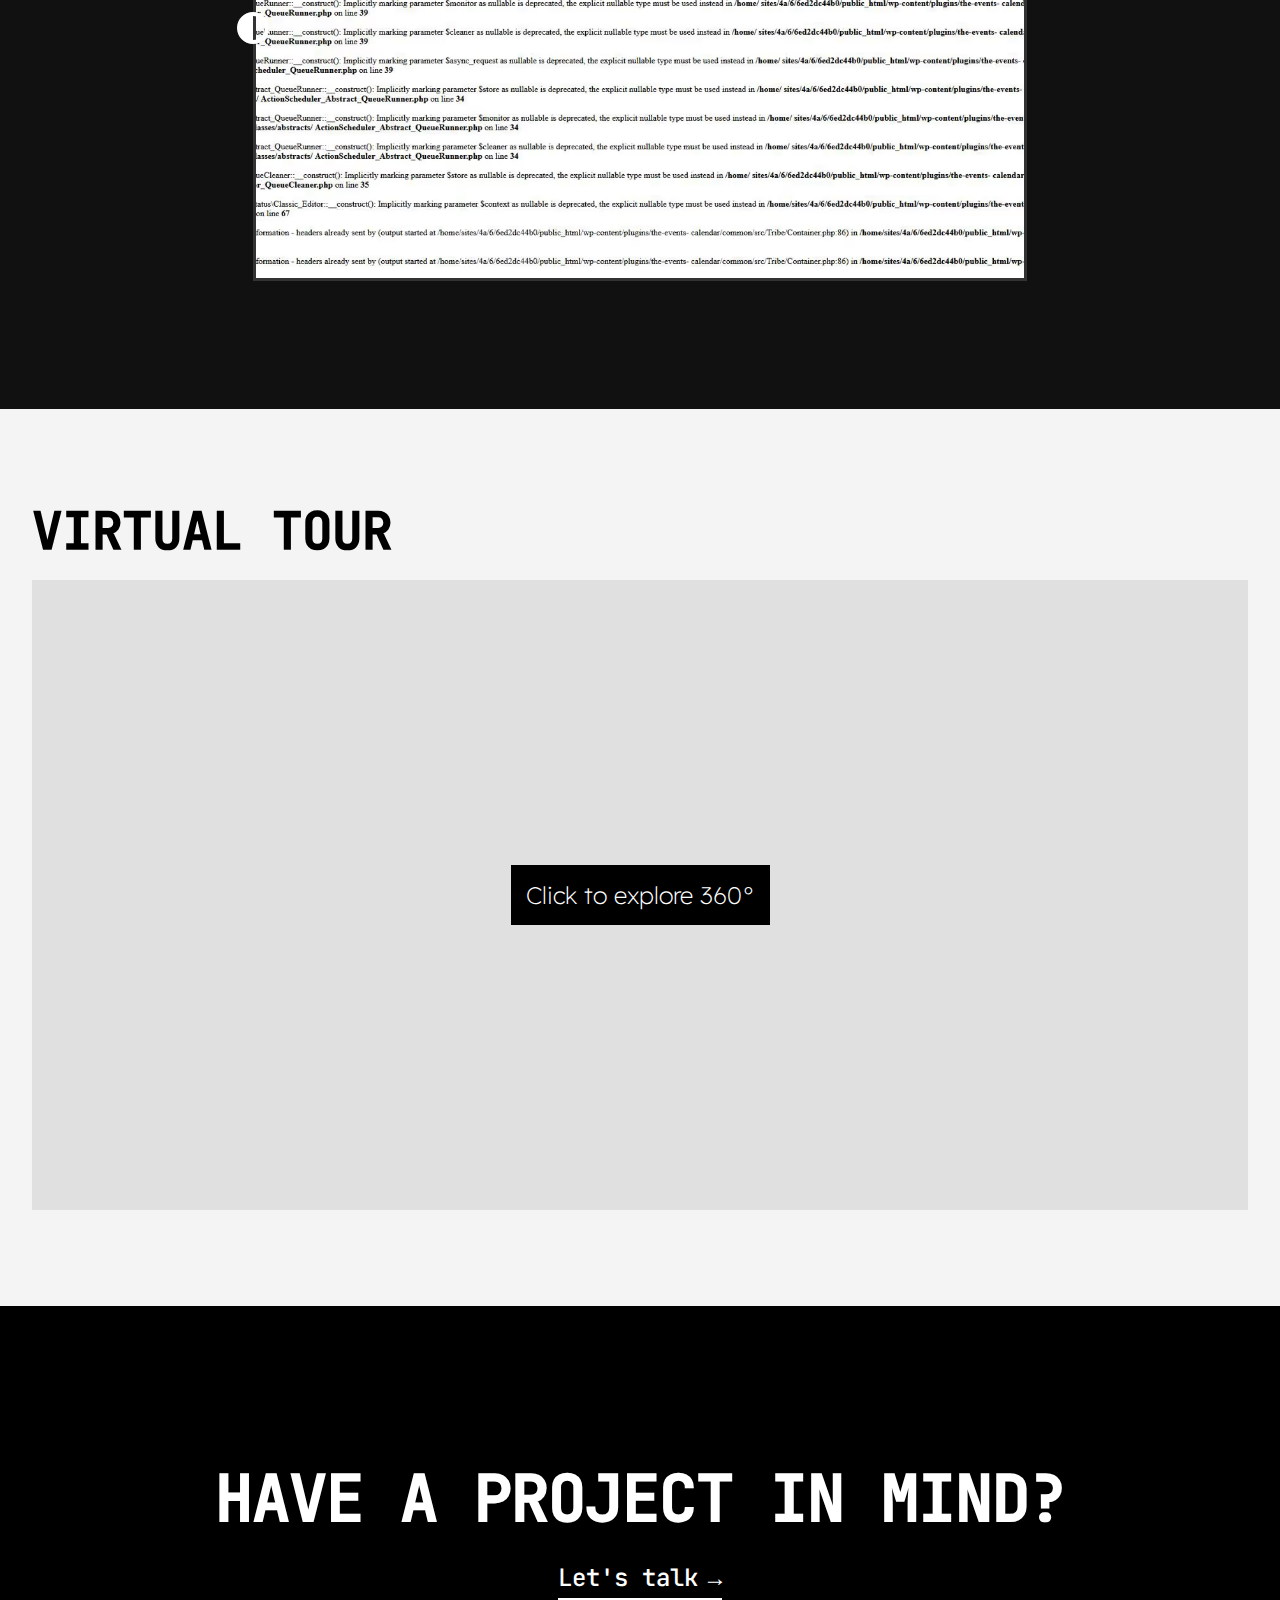
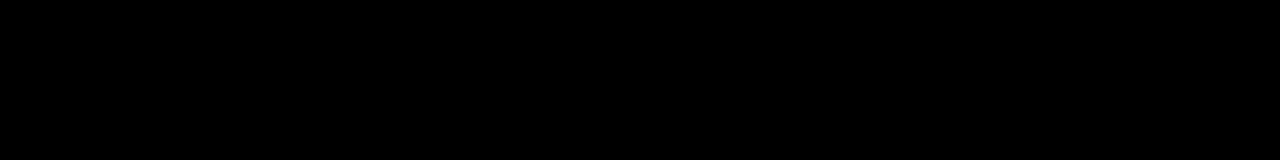
<file: work/rathskeller.html>
<!DOCTYPE html>
<html lang="en">
  <head>
    <meta charset="utf-8" />
    <meta name="viewport" content="width=device-width, initial-scale=1" />
    
		<link href="../_app/immutable/assets/0.DWkbudIg.css" rel="stylesheet">
		<link href="../_app/immutable/assets/BeforeAndAfter.DtjVq85c.css" rel="stylesheet">
		<link href="../_app/immutable/assets/7.spdr6ZCJ.css" rel="stylesheet">
		<link rel="modulepreload" href="../_app/immutable/entry/start.CpE8xI9Z.js">
		<link rel="modulepreload" href="../_app/immutable/chunks/1aBHzVJp.js">
		<link rel="modulepreload" href="../_app/immutable/chunks/DjzQk3O4.js">
		<link rel="modulepreload" href="../_app/immutable/chunks/BdhbYc_M.js">
		<link rel="modulepreload" href="../_app/immutable/chunks/DYndoIso.js">
		<link rel="modulepreload" href="../_app/immutable/chunks/BZYATuvJ.js">
		<link rel="modulepreload" href="../_app/immutable/chunks/B8bKHAlT.js">
		<link rel="modulepreload" href="../_app/immutable/entry/app.CM6wooMU.js">
		<link rel="modulepreload" href="../_app/immutable/chunks/DsnmJJEf.js">
		<link rel="modulepreload" href="../_app/immutable/chunks/BTBFYBNg.js">
		<link rel="modulepreload" href="../_app/immutable/chunks/D-G5uxh-.js">
		<link rel="modulepreload" href="../_app/immutable/chunks/DlIPp5u3.js">
		<link rel="modulepreload" href="../_app/immutable/nodes/0.DYhDEHvm.js">
		<link rel="modulepreload" href="../_app/immutable/chunks/DmiruQn3.js">
		<link rel="modulepreload" href="../_app/immutable/chunks/Whnfj_pF.js">
		<link rel="modulepreload" href="../_app/immutable/chunks/Dzkq2SRR.js">
		<link rel="modulepreload" href="../_app/immutable/chunks/Z7bh7EfP.js">
		<link rel="modulepreload" href="../_app/immutable/chunks/CtHD2QVJ.js">
		<link rel="modulepreload" href="../_app/immutable/nodes/7.B1lQdBCZ.js">
		<link rel="modulepreload" href="../_app/immutable/chunks/DHR6BlhF.js">
		<link rel="modulepreload" href="../_app/immutable/chunks/DXdfQj4s.js"><!--[--><meta charset="UTF-8"/> <meta name="viewport" content="width=device-width, initial-scale=1.0"/> <meta name="description" content="BeaconStrategy illuminates the path to business growth with expert digital marketing, SEO, and content strategies. Contact us for a consultation."/> <link rel="canonical" href="https://beaconstrategy.co.uk/work/rathskeller"/> <meta property="og:title" content="BeaconStrategy | The Rathskeller"/> <meta property="og:description" content="Expert digital marketing, SEO, and content strategies to guide your brand to success."/> <meta property="og:image" content="https://beaconstrategy.co.uk/assets/social-share-image.jpg"/> <meta property="og:url" content="https://beaconstrategy.co.uk/work/rathskeller"/> <meta property="og:type" content="website"/> <meta name="twitter:card" content="summary_large_image"/> <meta name="twitter:title" content="BeaconStrategy | The Rathskeller"/> <meta name="twitter:description" content="Expert digital marketing, SEO, and content strategies to guide your brand to success."/> <meta name="twitter:image" content="https://beaconstrategy.co.uk/assets/social-share-image.jpg"/> <script type="application/ld+json">
    {
      "@context": "https://schema.org",
      "@type": "Organization",
      "name": "BeaconStrategy",
      "url": "https://beaconstrategy.co.uk/",
      "logo": "https://beaconstrategy.co.uk/assets/logo.png",
      "sameAs": [
        "https://instagram.com/beacon.strategy",
        "https://linkedin.com/company/beaconstrategy",
        "https://twitter.com/beaconstrategy"
      ]
    }
  </script> <link rel="icon" href="data:image/svg+xml,%3csvg%20xmlns='http://www.w3.org/2000/svg'%20width='107'%20height='128'%20viewBox='0%200%20107%20128'%3e%3ctitle%3esvelte-logo%3c/title%3e%3cpath%20d='M94.157%2022.819c-10.4-14.885-30.94-19.297-45.792-9.835L22.282%2029.608A29.92%2029.92%200%200%200%208.764%2049.65a31.5%2031.5%200%200%200%203.108%2020.231%2030%2030%200%200%200-4.477%2011.183%2031.9%2031.9%200%200%200%205.448%2024.116c10.402%2014.887%2030.942%2019.297%2045.791%209.835l26.083-16.624A29.92%2029.92%200%200%200%2098.235%2078.35a31.53%2031.53%200%200%200-3.105-20.232%2030%2030%200%200%200%204.474-11.182%2031.88%2031.88%200%200%200-5.447-24.116'%20style='fill:%23ff3e00'/%3e%3cpath%20d='M45.817%20106.582a20.72%2020.72%200%200%201-22.237-8.243%2019.17%2019.17%200%200%201-3.277-14.503%2018%2018%200%200%201%20.624-2.435l.49-1.498%201.337.981a33.6%2033.6%200%200%200%2010.203%205.098l.97.294-.09.968a5.85%205.85%200%200%200%201.052%203.878%206.24%206.24%200%200%200%206.695%202.485%205.8%205.8%200%200%200%201.603-.704L69.27%2076.28a5.43%205.43%200%200%200%202.45-3.631%205.8%205.8%200%200%200-.987-4.371%206.24%206.24%200%200%200-6.698-2.487%205.7%205.7%200%200%200-1.6.704l-9.953%206.345a19%2019%200%200%201-5.296%202.326%2020.72%2020.72%200%200%201-22.237-8.243%2019.17%2019.17%200%200%201-3.277-14.502%2017.99%2017.99%200%200%201%208.13-12.052l26.081-16.623a19%2019%200%200%201%205.3-2.329%2020.72%2020.72%200%200%201%2022.237%208.243%2019.17%2019.17%200%200%201%203.277%2014.503%2018%2018%200%200%201-.624%202.435l-.49%201.498-1.337-.98a33.6%2033.6%200%200%200-10.203-5.1l-.97-.294.09-.968a5.86%205.86%200%200%200-1.052-3.878%206.24%206.24%200%200%200-6.696-2.485%205.8%205.8%200%200%200-1.602.704L37.73%2051.72a5.42%205.42%200%200%200-2.449%203.63%205.79%205.79%200%200%200%20.986%204.372%206.24%206.24%200%200%200%206.698%202.486%205.8%205.8%200%200%200%201.602-.704l9.952-6.342a19%2019%200%200%201%205.295-2.328%2020.72%2020.72%200%200%201%2022.237%208.242%2019.17%2019.17%200%200%201%203.277%2014.503%2018%2018%200%200%201-8.13%2012.053l-26.081%2016.622a19%2019%200%200%201-5.3%202.328'%20style='fill:%23fff'/%3e%3c/svg%3e"/> <style>
    body {
      margin: 0;
      top: 0;
    }
    .bg-color-container {
      transition: background-color 0.3s
        ease; /* Optional: for smooth transitions */
      min-height: 100vh;
      font-family: "JetBrains Mono", monospace;
      background-color: var(--h1-bg-color);
    }
  </style><!--]--><title>BeaconStrategy | The Rathskeller</title>
  </head>
  <body data-sveltekit-preload-data="hover">
    <div style="display: contents"><!--[--><!--[--><!----><div class="bg-color-container" style="--h1-bg-color: #ffffff"><header class="main-header svelte-rfuq4y"><input type="checkbox" name="nav-button" id="nav-button" class="svelte-rfuq4y"/> <a href="/" class="logo svelte-rfuq4y">beacon<span class="svelte-rfuq4y">strategy</span></a> <nav class="centered-nav svelte-rfuq4y"><ul class="nav-links svelte-rfuq4y"><li><a href="/work/" class="svelte-rfuq4y current-page">WORK</a></li> <li><a href="/aboutus/" class="svelte-rfuq4y">ABOUT</a></li> <li><a href="/contactus/" class="svelte-rfuq4y">CONTACT</a></li></ul></nav> <div class="filler svelte-rfuq4y"></div> <div id="clock" class="svelte-rfuq4y"><span id="clock-tz" class="svelte-rfuq4y">LDN</span> <br class="mobile-break svelte-rfuq4y"/> <span id="clock-time">21:59</span></div> <label for="nav-button" class="nav-burger svelte-rfuq4y"><svg class="burger svelte-rfuq4y" xmlns="http://www.w3.org/2000/svg" viewBox="0 0 640 640"><path fill="#ffffff" d="M96 160C96 142.3 110.3 128 128 128L512 128C529.7 128 544 142.3 544 160C544 177.7 529.7 192 512 192L128 192C110.3 192 96 177.7 96 160zM96 320C96 302.3 110.3 288 128 288L512 288C529.7 288 544 302.3 544 320C544 337.7 529.7 352 512 352L128 352C110.3 352 96 337.7 96 320zM544 480C544 497.7 529.7 512 512 512L128 512C110.3 512 96 497.7 96 480C96 462.3 110.3 448 128 448L512 448C529.7 448 544 462.3 544 480z"></path></svg> <svg class="cross svelte-rfuq4y" xmlns="http://www.w3.org/2000/svg" viewBox="0 0 640 640"><path fill="#ffffff" d="M183.1 137.4C170.6 124.9 150.3 124.9 137.8 137.4C125.3 149.9 125.3 170.2 137.8 182.7L275.2 320L137.9 457.4C125.4 469.9 125.4 490.2 137.9 502.7C150.4 515.2 170.7 515.2 183.2 502.7L320.5 365.3L457.9 502.6C470.4 515.1 490.7 515.1 503.2 502.6C515.7 490.1 515.7 469.8 503.2 457.3L365.8 320L503.1 182.6C515.6 170.1 515.6 149.8 503.1 137.3C490.6 124.8 470.3 124.8 457.8 137.3L320.5 274.7L183.1 137.4z"></path></svg></label></header><!----> <!----><main><div class="hero-section svelte-1gkpv5d"><div class="hero-content svelte-1gkpv5d"><div class="project-meta svelte-1gkpv5d"><span class="client svelte-1gkpv5d">The Rathskeller</span> <span class="date svelte-1gkpv5d">(05/2025)</span></div> <div class="project-title svelte-1gkpv5d"><h1 class="svelte-1gkpv5d"><!---->Revitalizing<br>Nightlife<!----></h1></div> <div class="project-services svelte-1gkpv5d"><!--[--><span class="svelte-1gkpv5d">Photography</span> <span class="separator svelte-1gkpv5d">•</span><span class="svelte-1gkpv5d">Social Media</span> <span class="separator svelte-1gkpv5d">•</span><!--]--></div></div> <!--[!--><picture class="svelte-1gkpv5d"><!--[--><source srcset="/_app/immutable/assets/bg.BCqGGBIM.avif 1200w, /_app/immutable/assets/bg.YhUN6kL0.avif 2400w" sizes="min(100vw)" type="image/avif" class="svelte-1gkpv5d"/><source srcset="/_app/immutable/assets/bg.Cj-lD6-e.webp 1200w, /_app/immutable/assets/bg.BFXOHUeI.webp 2400w" sizes="min(100vw)" type="image/webp" class="svelte-1gkpv5d"/><source srcset="/_app/immutable/assets/bg.CGeF2P1E.jpeg 1200w, /_app/immutable/assets/bg.DafI1idN.jpeg 2400w" sizes="min(100vw)" type="image/jpeg" class="svelte-1gkpv5d"/><!--]--> <img class="project-bg svelte-1gkpv5d" src="/_app/immutable/assets/bg.DafI1idN.jpeg" alt="The Rathskeller Background" width="2400" height="1600"/></picture><!--]--></div><!----> <div class="description svelte-ewvvrs"><div class="max-width-container svelte-ewvvrs"><!--[--><div class="work-sections svelte-ws5mlc"><section class="content-section svelte-ws5mlc"><div class="text-wrapper sticky-text svelte-ws5mlc"><span class="section-number svelte-ws5mlc">01
        /</span> <h2 class="svelte-ws5mlc">Photography</h2> <p class="svelte-ws5mlc">We utilized high-contrast, low-light photography to capture the raw energy of The Rathskeller. By focusing on movement and atmosphere, the imagery translates the physical experience into digital assets.</p></div> <!--[--><div class="image-wrapper svelte-ws5mlc"><div class="image-gallery svelte-geoysn" style="--flex-order: 0;"><div class="main-image-display svelte-geoysn"><!----><!--[!--><picture><!--[--><source srcset="/_app/immutable/assets/1.BbuUDq_H.avif 1879w, /_app/immutable/assets/1.DI4DDvcH.avif 3757w" type="image/avif"/><source srcset="/_app/immutable/assets/1.AL4L8cTt.webp 1879w, /_app/immutable/assets/1.Cod2tQZC.webp 3757w" type="image/webp"/><source srcset="/_app/immutable/assets/1.BYqOlAa1.jpeg 1879w, /_app/immutable/assets/1.1Ul1AzUS.jpeg 3757w" type="image/jpeg"/><!--]--> <img src="/_app/immutable/assets/1.1Ul1AzUS.jpeg" alt="Gallery item" width="3757" height="4696" class="svelte-geoysn"/></picture><!--]--><!----></div> <div class="thumbnail-scroller svelte-geoysn"><div class="thumbnails-scroll-content svelte-geoysn"><!--[--><button aria-label="Image 0 button" class="thumbnail-button svelte-geoysn active"><!--[!--><picture><!--[--><source srcset="/_app/immutable/assets/1.BbuUDq_H.avif 1879w, /_app/immutable/assets/1.DI4DDvcH.avif 3757w" type="image/avif"/><source srcset="/_app/immutable/assets/1.AL4L8cTt.webp 1879w, /_app/immutable/assets/1.Cod2tQZC.webp 3757w" type="image/webp"/><source srcset="/_app/immutable/assets/1.BYqOlAa1.jpeg 1879w, /_app/immutable/assets/1.1Ul1AzUS.jpeg 3757w" type="image/jpeg"/><!--]--> <img src="/_app/immutable/assets/1.1Ul1AzUS.jpeg" alt="Thumbnail" width="3757" height="4696" class="svelte-geoysn"/></picture><!--]--></button><button aria-label="Image 1 button" class="thumbnail-button svelte-geoysn"><!--[!--><picture><!--[--><source srcset="/_app/immutable/assets/2.s5u3QfwP.avif 1600w, /_app/immutable/assets/2.CIBI-3Dc.avif 3200w" type="image/avif"/><source srcset="/_app/immutable/assets/2.BJZb8t6Q.webp 1600w, /_app/immutable/assets/2.C6gYjwN-.webp 3200w" type="image/webp"/><source srcset="/_app/immutable/assets/2.CEO3H4xJ.jpeg 1600w, /_app/immutable/assets/2.tnFzlfiy.jpeg 3200w" type="image/jpeg"/><!--]--> <img src="/_app/immutable/assets/2.tnFzlfiy.jpeg" alt="Thumbnail" width="3200" height="4000" class="svelte-geoysn"/></picture><!--]--></button><button aria-label="Image 2 button" class="thumbnail-button svelte-geoysn"><!--[!--><picture><!--[--><source srcset="/_app/immutable/assets/3.U6NCt1NY.avif 1600w, /_app/immutable/assets/3.BRlHXj4o.avif 3200w" type="image/avif"/><source srcset="/_app/immutable/assets/3.8G7mVb60.webp 1600w, /_app/immutable/assets/3.NHW4ZEHi.webp 3200w" type="image/webp"/><source srcset="/_app/immutable/assets/3.CMSw9RVb.jpeg 1600w, /_app/immutable/assets/3.CL3sx2wr.jpeg 3200w" type="image/jpeg"/><!--]--> <img src="/_app/immutable/assets/3.CL3sx2wr.jpeg" alt="Thumbnail" width="3200" height="4000" class="svelte-geoysn"/></picture><!--]--></button><button aria-label="Image 3 button" class="thumbnail-button svelte-geoysn"><!--[!--><picture><!--[--><source srcset="/_app/immutable/assets/4.CNTklEd6.avif 3000w, /_app/immutable/assets/4.DP85SXER.avif 6000w" type="image/avif"/><source srcset="/_app/immutable/assets/4.DtCE-UtH.webp 3000w, /_app/immutable/assets/4.DmFdH0Ht.webp 6000w" type="image/webp"/><source srcset="/_app/immutable/assets/4.ah236oeY.jpeg 3000w, /_app/immutable/assets/4.CR1eawOy.jpeg 6000w" type="image/jpeg"/><!--]--> <img src="/_app/immutable/assets/4.CR1eawOy.jpeg" alt="Thumbnail" width="6000" height="4000" class="svelte-geoysn"/></picture><!--]--></button><button aria-label="Image 4 button" class="thumbnail-button svelte-geoysn"><!--[!--><picture><!--[--><source srcset="/_app/immutable/assets/5.Ca6Hitoj.avif 3000w, /_app/immutable/assets/5.BTGzJ6tV.avif 6000w" type="image/avif"/><source srcset="/_app/immutable/assets/5.CnMe5c_E.webp 3000w, /_app/immutable/assets/5.Cwq_77-m.webp 6000w" type="image/webp"/><source srcset="/_app/immutable/assets/5.DXVKkupn.jpeg 3000w, /_app/immutable/assets/5.DVEYSrAD.jpeg 6000w" type="image/jpeg"/><!--]--> <img src="/_app/immutable/assets/5.DVEYSrAD.jpeg" alt="Thumbnail" width="6000" height="4000" class="svelte-geoysn"/></picture><!--]--></button><!--]--></div></div></div><!----></div><!--]--></section></div><div class="work-sections svelte-ws5mlc"><section class="content-section reverse svelte-ws5mlc"><div class="text-wrapper sticky-text svelte-ws5mlc"><span class="section-number svelte-ws5mlc">02
        /</span> <h2 class="svelte-ws5mlc">Social Media</h2> <p class="svelte-ws5mlc">Through data-driven content strategies, we increased account reach by 80%. Our approach focused on community building and showcasing the authentic vibe of the venue through short-form video and curated visuals.</p></div> <!--[--><div class="image-wrapper svelte-ws5mlc"><div class="image-gallery svelte-geoysn" style="--flex-order: 1;"><div class="main-image-display svelte-geoysn"><!----><!--[!--><picture><!--[--><source srcset="/_app/immutable/assets/1.C4gKHS40.avif 540w, /_app/immutable/assets/1.BYEpn8bb.avif 1080w" type="image/avif"/><source srcset="/_app/immutable/assets/1.Yxgdz07B.webp 540w, /_app/immutable/assets/1.DkYn1rXd.webp 1080w" type="image/webp"/><source srcset="/_app/immutable/assets/1.CDk6dIIz.jpeg 540w, /_app/immutable/assets/1.CWUbt5yr.jpeg 1080w" type="image/jpeg"/><!--]--> <img src="/_app/immutable/assets/1.CWUbt5yr.jpeg" alt="Gallery item" width="1080" height="1500" class="svelte-geoysn"/></picture><!--]--><!----></div> <div class="thumbnail-scroller svelte-geoysn"><div class="thumbnails-scroll-content svelte-geoysn"><!--[--><button aria-label="Image 0 button" class="thumbnail-button svelte-geoysn active"><!--[!--><picture><!--[--><source srcset="/_app/immutable/assets/1.C4gKHS40.avif 540w, /_app/immutable/assets/1.BYEpn8bb.avif 1080w" type="image/avif"/><source srcset="/_app/immutable/assets/1.Yxgdz07B.webp 540w, /_app/immutable/assets/1.DkYn1rXd.webp 1080w" type="image/webp"/><source srcset="/_app/immutable/assets/1.CDk6dIIz.jpeg 540w, /_app/immutable/assets/1.CWUbt5yr.jpeg 1080w" type="image/jpeg"/><!--]--> <img src="/_app/immutable/assets/1.CWUbt5yr.jpeg" alt="Thumbnail" width="1080" height="1500" class="svelte-geoysn"/></picture><!--]--></button><button aria-label="Image 1 button" class="thumbnail-button svelte-geoysn"><!--[!--><picture><!--[--><source srcset="/_app/immutable/assets/2.B-M5e7tm.avif 540w, /_app/immutable/assets/2.DsIB7loc.avif 1080w" type="image/avif"/><source srcset="/_app/immutable/assets/2.DCXQrBr3.webp 540w, /_app/immutable/assets/2.g6DCiamh.webp 1080w" type="image/webp"/><source srcset="/_app/immutable/assets/2.BDx8-M7H.jpeg 540w, /_app/immutable/assets/2.DNSyzefu.jpeg 1080w" type="image/jpeg"/><!--]--> <img src="/_app/immutable/assets/2.DNSyzefu.jpeg" alt="Thumbnail" width="1080" height="1500" class="svelte-geoysn"/></picture><!--]--></button><button aria-label="Image 2 button" class="thumbnail-button svelte-geoysn"><!--[!--><picture><!--[--><source srcset="/_app/immutable/assets/3.BP8XZHgG.avif 540w, /_app/immutable/assets/3.Bw_I838p.avif 1080w" type="image/avif"/><source srcset="/_app/immutable/assets/3.BcD1NhGH.webp 540w, /_app/immutable/assets/3.QutKDwi1.webp 1080w" type="image/webp"/><source srcset="/_app/immutable/assets/3.APDed9tH.jpeg 540w, /_app/immutable/assets/3.BkWhWcYx.jpeg 1080w" type="image/jpeg"/><!--]--> <img src="/_app/immutable/assets/3.BkWhWcYx.jpeg" alt="Thumbnail" width="1080" height="1500" class="svelte-geoysn"/></picture><!--]--></button><button aria-label="Image 3 button" class="thumbnail-button svelte-geoysn"><!--[!--><picture><!--[--><source srcset="/_app/immutable/assets/4.B7DyrE4i.avif 540w, /_app/immutable/assets/4.C2n7F0Jx.avif 1080w" type="image/avif"/><source srcset="/_app/immutable/assets/4.CNkxYktd.webp 540w, /_app/immutable/assets/4.Bu-saVaI.webp 1080w" type="image/webp"/><source srcset="/_app/immutable/assets/4.CHPRuAu-.jpeg 540w, /_app/immutable/assets/4.OivQ1VBV.jpeg 1080w" type="image/jpeg"/><!--]--> <img src="/_app/immutable/assets/4.OivQ1VBV.jpeg" alt="Thumbnail" width="1080" height="1500" class="svelte-geoysn"/></picture><!--]--></button><button aria-label="Image 4 button" class="thumbnail-button svelte-geoysn"><!--[!--><picture><!--[--><source srcset="/_app/immutable/assets/5.CB4QZ3_T.avif 2000w, /_app/immutable/assets/5.BoXLaSiY.avif 4000w" type="image/avif"/><source srcset="/_app/immutable/assets/5.-UL_Cy_K.webp 2000w, /_app/immutable/assets/5.CVhUk0jP.webp 4000w" type="image/webp"/><source srcset="/_app/immutable/assets/5.BQGoyvvs.jpeg 2000w, /_app/immutable/assets/5.BRbWJLhR.jpeg 4000w" type="image/jpeg"/><!--]--> <img src="/_app/immutable/assets/5.BRbWJLhR.jpeg" alt="Thumbnail" width="4000" height="5000" class="svelte-geoysn"/></picture><!--]--></button><!--]--></div></div></div><!----></div><!--]--></section></div><!--]--></div> <section class="dark-breaker-section svelte-ewvvrs"><div class="max-width-container light-text svelte-ewvvrs"><h2 class="breaker-label svelte-ewvvrs">Website Recovery</h2> <p class="svelte-ewvvrs">The Rathskeller's website crashed completely some time after a business handover,
          they were locked out and didn't even know who their host was. Our team
          performed digital detective work to locate the server, gained direct
          file access, and systematically diagnosed a critical conflict with
          outdated plugins. We not only restored the site but also enhanced its
          security, implemented photo compression for faster loading, and
          streamlined its backend. The result was a full recovery and a website
          that was faster and more secure than before the incident.</p> <div class="before-and-after-container svelte-5atr9i" style="--position: 0%"><!--[!--><picture><!--[--><source srcset="/_app/immutable/assets/beforeWebsite.Bcn9m5pI.avif 800w, /_app/immutable/assets/beforeWebsite.Ds0GoST8.avif 1600w" sizes="min(100vw)" type="image/avif"/><source srcset="/_app/immutable/assets/beforeWebsite.YxrJ2U9o.webp 800w, /_app/immutable/assets/beforeWebsite.C7r_fsdN.webp 1600w" sizes="min(100vw)" type="image/webp"/><source srcset="/_app/immutable/assets/beforeWebsite.ndVN2bR8.jpeg 800w, /_app/immutable/assets/beforeWebsite.BKWvnapu.jpeg 1600w" sizes="min(100vw)" type="image/jpeg"/><!--]--> <img class="right-image svelte-5atr9i" src="/_app/immutable/assets/beforeWebsite.BKWvnapu.jpeg" alt="Before" width="1600" height="785"/></picture><!--]--> <div class="before-image-wrapper svelte-5atr9i"><!--[!--><picture><!--[--><source srcset="/_app/immutable/assets/afterWebsite.V2Od9LYm.avif 960w, /_app/immutable/assets/afterWebsite.Cn2iOs7f.avif 1920w" sizes="min(100vw)" type="image/avif"/><source srcset="/_app/immutable/assets/afterWebsite.DuzQADyx.webp 960w, /_app/immutable/assets/afterWebsite.C0XEb4oZ.webp 1920w" sizes="min(100vw)" type="image/webp"/><source srcset="/_app/immutable/assets/afterWebsite.CMg4kt6n.jpeg 960w, /_app/immutable/assets/afterWebsite.CdKHUHGg.jpeg 1920w" sizes="min(100vw)" type="image/jpeg"/><!--]--> <img class="before-image svelte-5atr9i" src="/_app/immutable/assets/afterWebsite.CdKHUHGg.jpeg" alt="After" width="1920" height="940"/></picture><!--]--></div> <input type="range" min="0" max="100" step="any" value="0" class="slider svelte-5atr9i" id="myRange"/></div><!----></div></section> <section class="viewer-section svelte-ewvvrs"><div class="max-width-container svelte-ewvvrs"><h2 class="breaker-label dark-label svelte-ewvvrs">Virtual Tour</h2> <div class="viewer-container svelte-ewvvrs"><!--[!--><button class="panorama-load-button svelte-ewvvrs">Click to explore 360°</button><!--]--></div></div></section> <section class="cta-wrapper svelte-ewvvrs"><div class="cta-content svelte-ewvvrs"><h2 class="svelte-ewvvrs">Have a project in mind?</h2> <a href="/contactus" class="contact-link svelte-ewvvrs">Let's talk <span class="svelte-ewvvrs">→</span></a></div></section></div></main><!----><!----> <footer class="main-footer svelte-jz8lnl"><span class="svelte-jz8lnl">/work/rathskeller</span> <a href="/" class="svelte-jz8lnl">©beaconstrategy 2025</a></footer><!----></div><!----><!--]--> <!--[!--><!--]--><!--]-->
			
			<script>
				{
					__sveltekit_itguws = {
						base: new URL("..", location).pathname.slice(0, -1)
					};

					const element = document.currentScript.parentElement;

					Promise.all([
						import("../_app/immutable/entry/start.CpE8xI9Z.js"),
						import("../_app/immutable/entry/app.CM6wooMU.js")
					]).then(([kit, app]) => {
						kit.start(app, element, {
							node_ids: [0, 7],
							data: [null,{type:"data",data:{title:"The Rathskeller",h1BackgroundColor:"#ffffff"},uses:{}}],
							form: null,
							error: null
						});
					});
				}
			</script>
		</div>
  </body>
</html>
</file>
<file: _app/immutable/assets/0.DWkbudIg.css>
@font-face{font-family:JetBrains Mono;font-style:normal;font-display:swap;font-weight:500;src:url([data-uri]) format("woff2"),url([data-uri]) format("woff");unicode-range:U+0460-052F,U+1C80-1C8A,U+20B4,U+2DE0-2DFF,U+A640-A69F,U+FE2E-FE2F}@font-face{font-family:JetBrains Mono;font-style:normal;font-display:swap;font-weight:500;src:url(./jetbrains-mono-cyrillic-500-normal.DmUKJPL_.woff2) format("woff2"),url(./jetbrains-mono-cyrillic-500-normal.DJqRU3vO.woff) format("woff");unicode-range:U+0301,U+0400-045F,U+0490-0491,U+04B0-04B1,U+2116}@font-face{font-family:JetBrains Mono;font-style:normal;font-display:swap;font-weight:500;src:url(./jetbrains-mono-greek-500-normal.JpySY46c.woff2) format("woff2"),url(./jetbrains-mono-greek-500-normal.D7SFKleX.woff) format("woff");unicode-range:U+0370-0377,U+037A-037F,U+0384-038A,U+038C,U+038E-03A1,U+03A3-03FF}@font-face{font-family:JetBrains Mono;font-style:normal;font-display:swap;font-weight:500;src:url([data-uri]) format("woff2"),url(./jetbrains-mono-vietnamese-500-normal.DNRqzVM1.woff) format("woff");unicode-range:U+0102-0103,U+0110-0111,U+0128-0129,U+0168-0169,U+01A0-01A1,U+01AF-01B0,U+0300-0301,U+0303-0304,U+0308-0309,U+0323,U+0329,U+1EA0-1EF9,U+20AB}@font-face{font-family:JetBrains Mono;font-style:normal;font-display:swap;font-weight:500;src:url(./jetbrains-mono-latin-ext-500-normal.Cut-4mMH.woff2) format("woff2"),url(./jetbrains-mono-latin-ext-500-normal.ckzbgY84.woff) format("woff");unicode-range:U+0100-02BA,U+02BD-02C5,U+02C7-02CC,U+02CE-02D7,U+02DD-02FF,U+0304,U+0308,U+0329,U+1D00-1DBF,U+1E00-1E9F,U+1EF2-1EFF,U+2020,U+20A0-20AB,U+20AD-20C0,U+2113,U+2C60-2C7F,U+A720-A7FF}@font-face{font-family:JetBrains Mono;font-style:normal;font-display:swap;font-weight:500;src:url(./jetbrains-mono-latin-500-normal.BWZEU5yA.woff2) format("woff2"),url(./jetbrains-mono-latin-500-normal.CJOVTJB7.woff) format("woff");unicode-range:U+0000-00FF,U+0131,U+0152-0153,U+02BB-02BC,U+02C6,U+02DA,U+02DC,U+0304,U+0308,U+0329,U+2000-206F,U+20AC,U+2122,U+2191,U+2193,U+2212,U+2215,U+FEFF,U+FFFD}@font-face{font-family:Lexend Deca Variable;font-style:normal;font-display:swap;font-weight:100 900;src:url(./lexend-deca-vietnamese-wght-normal.C3eIQKNS.woff2) format("woff2-variations");unicode-range:U+0102-0103,U+0110-0111,U+0128-0129,U+0168-0169,U+01A0-01A1,U+01AF-01B0,U+0300-0301,U+0303-0304,U+0308-0309,U+0323,U+0329,U+1EA0-1EF9,U+20AB}@font-face{font-family:Lexend Deca Variable;font-style:normal;font-display:swap;font-weight:100 900;src:url(./lexend-deca-latin-ext-wght-normal.YJp99__6.woff2) format("woff2-variations");unicode-range:U+0100-02BA,U+02BD-02C5,U+02C7-02CC,U+02CE-02D7,U+02DD-02FF,U+0304,U+0308,U+0329,U+1D00-1DBF,U+1E00-1E9F,U+1EF2-1EFF,U+2020,U+20A0-20AB,U+20AD-20C0,U+2113,U+2C60-2C7F,U+A720-A7FF}@font-face{font-family:Lexend Deca Variable;font-style:normal;font-display:swap;font-weight:100 900;src:url(./lexend-deca-latin-wght-normal.Cz7ZdjVl.woff2) format("woff2-variations");unicode-range:U+0000-00FF,U+0131,U+0152-0153,U+02BB-02BC,U+02C6,U+02DA,U+02DC,U+0304,U+0308,U+0329,U+2000-206F,U+20AC,U+2122,U+2191,U+2193,U+2212,U+2215,U+FEFF,U+FFFD}.main-header.svelte-rfuq4y{display:inline-flex;position:fixed;inset:0 0 auto;width:100vw;box-sizing:border-box;z-index:100;padding:20px;font-family:JetBrains Mono,monospace;color:#fff;mix-blend-mode:difference}.main-header.svelte-rfuq4y:has(input:where(.svelte-rfuq4y):checked){mix-blend-mode:normal}.logo.svelte-rfuq4y{font-family:Lexend Deca Variable,sans-serif;font-optical-sizing:auto;font-weight:200;font-style:normal;font-size:x-large;color:#fff;text-decoration:none;align-self:center}.logo.svelte-rfuq4y span:where(.svelte-rfuq4y){font-weight:500}#clock.svelte-rfuq4y{color:#fff;font-size:14px;letter-spacing:1px;text-align:right;display:block;max-width:99%;padding-right:10px;border-radius:8px;align-self:center}#clock-tz.svelte-rfuq4y{color:#a8a8a8}.filler.svelte-rfuq4y{flex-grow:1}#nav-button.svelte-rfuq4y{display:none}.nav-burger.svelte-rfuq4y{width:50px;height:50px;margin-inline-start:auto;color:#fff;z-index:1002;transition:transform .3s ease}.nav-burger.svelte-rfuq4y .cross:where(.svelte-rfuq4y){display:none}.centered-nav.svelte-rfuq4y{position:fixed;inset:0;z-index:1000;display:flex;justify-content:center;align-items:center;background-color:#313131fb;visibility:hidden;opacity:0;transition:opacity .3s ease,visibility .3s ease}.nav-links.svelte-rfuq4y{display:flex;flex-direction:column;align-items:center;gap:30px;list-style:none;padding:0;margin:0}.nav-links.svelte-rfuq4y a:where(.svelte-rfuq4y){color:#fff;font-size:x-large;text-decoration:none}.nav-links.svelte-rfuq4y .current-page:where(.svelte-rfuq4y){text-decoration:underline}#nav-button.svelte-rfuq4y:checked~.centered-nav:where(.svelte-rfuq4y){opacity:1;visibility:visible}#nav-button.svelte-rfuq4y:checked~.nav-burger:where(.svelte-rfuq4y) .burger:where(.svelte-rfuq4y){display:none}#nav-button.svelte-rfuq4y:checked~.nav-burger:where(.svelte-rfuq4y) .cross:where(.svelte-rfuq4y){display:block}@media(max-width:350px){#clock.svelte-rfuq4y{display:none}}@media(min-width:900px){.main-header.svelte-rfuq4y{display:flex;width:100%;padding:40px;z-index:10}.logo.svelte-rfuq4y{font-size:xx-large}.filler.svelte-rfuq4y{flex-grow:0}#clock.svelte-rfuq4y{font-size:20px;letter-spacing:1px;margin-left:auto}.mobile-break.svelte-rfuq4y,.nav-burger.svelte-rfuq4y{display:none}.centered-nav.svelte-rfuq4y{all:unset;display:flex;justify-content:center;margin-left:auto}.nav-links.svelte-rfuq4y{flex-direction:row;gap:40px}.nav-links.svelte-rfuq4y a:where(.svelte-rfuq4y){color:#c2c2c2;font-size:16px;font-weight:500;position:relative;transition:color .3s ease}.nav-links.svelte-rfuq4y a:where(.svelte-rfuq4y):hover{color:#fff}.nav-links.svelte-rfuq4y a:where(.svelte-rfuq4y):hover:before,.nav-links.svelte-rfuq4y a:where(.svelte-rfuq4y):hover:after{opacity:1}.nav-links.svelte-rfuq4y a:where(.svelte-rfuq4y):before,.nav-links.svelte-rfuq4y a:where(.svelte-rfuq4y):after{position:absolute;opacity:0;transition:opacity .3s ease}.nav-links.svelte-rfuq4y a:where(.svelte-rfuq4y):before{content:"[";left:0;transform:translate(-120%)}.nav-links.svelte-rfuq4y a:where(.svelte-rfuq4y):after{content:"]";right:0;transform:translate(120%)}}.main-footer.svelte-jz8lnl{position:fixed;inset:auto 0 0;width:100vw;padding:10px;display:flex;flex-direction:row;box-sizing:border-box;mix-blend-mode:difference;font-size:x-small}@media(min-width:900px){.main-footer.svelte-jz8lnl{font-size:small;padding:20px}}a.svelte-jz8lnl{margin-left:auto;text-decoration:none;color:#fff}span.svelte-jz8lnl{color:#fff}
</file>
<file: _app/immutable/assets/2.Be8sBnm2.css>
:root{--footer-bg: #220707;--footer-bg-hover: #660000;--footer-border: #ff0000}.container.svelte-1uha8ag{color:#fff;padding-top:80px}#header.svelte-1uha8ag{padding:50px 20px;margin:0}h1.svelte-1uha8ag{font-size:2rem}#bottom-right-image.svelte-1uha8ag img:where(.svelte-1uha8ag){position:fixed;inset:auto 0 0 auto;max-width:80%;max-height:75%;height:auto;width:auto}#bottom-right-image.svelte-1uha8ag .beacon-light:where(.svelte-1uha8ag){opacity:0;animation:svelte-1uha8ag-warmup-overlay 5s forwards;position:fixed}@keyframes svelte-1uha8ag-warmup-overlay{0%,20%{opacity:0}21%{opacity:.7}22%{opacity:0}25%{opacity:.9}26%{opacity:0}28%{opacity:.6}29%{opacity:1}30%{opacity:.7}32%,to{opacity:1}}.footer.svelte-1uha8ag{position:absolute;inset:auto 0 0;width:100%;box-sizing:border-box;display:flex;flex-wrap:wrap;align-items:end;padding:60px 20px;z-index:1}.footer.svelte-1uha8ag a:where(.svelte-1uha8ag){padding:clamp(6px,1.5vw,10px) clamp(12px,3vw,20px);border:2px solid var(--footer-border);border-radius:999px;background-color:var(--footer-bg);color:#fff;text-decoration:none;font-size:clamp(1rem,2.2vw,1rem);transition:background-color .2s ease-in-out}.footer.svelte-1uha8ag a:where(.svelte-1uha8ag):hover{background-color:var(--footer-bg-hover)}.footer.svelte-1uha8ag .right-buttons:where(.svelte-1uha8ag){margin-inline-start:auto;display:grid;gap:clamp(10px,3vw,20px)}.footer.svelte-1uha8ag .right-buttons:where(.svelte-1uha8ag) a:where(.svelte-1uha8ag){width:clamp(100px,20vw,8rem);text-align:center}@media(min-width:900px){#header.svelte-1uha8ag{padding:100px 50px}h1.svelte-1uha8ag{font-size:3rem}.footer.svelte-1uha8ag{align-items:center}.footer.svelte-1uha8ag a:where(.svelte-1uha8ag){font-size:small;padding:10px 20px}.footer.svelte-1uha8ag .right-buttons:where(.svelte-1uha8ag){display:flex;gap:20px}.footer.svelte-1uha8ag .right-buttons:where(.svelte-1uha8ag) a:where(.svelte-1uha8ag){width:5rem}}
</file>
<file: _app/immutable/assets/3.DTqzvc6U.css>
:root{--text-color: #333;--primary-font: "JetBrains Mono", monospace;--secondary-font: "Georgia", serif}.container.svelte-x7aza{max-width:1200px;margin:0 auto;padding:40px 40px 0;font-family:var(--primary-font);color:var(--text-color)}.section.svelte-x7aza{margin-bottom:80px}h1.svelte-x7aza,h2.svelte-x7aza{font-weight:700}p.svelte-x7aza{font-size:.9rem;line-height:1.7}.about-us-section.svelte-x7aza{padding-top:100px}.about-us-content.svelte-x7aza{display:flex;align-items:flex-start;gap:50px}.about-us-heading.svelte-x7aza{flex:0 0 15px}.about-us-heading.svelte-x7aza h1:where(.svelte-x7aza){font-size:2.5rem;margin:0;letter-spacing:5px;white-space:nowrap;writing-mode:vertical-rl;transform:rotate(180deg);color:#a7a7a7}.about-us-text.svelte-x7aza{flex:1}.about-us-text.svelte-x7aza p:where(.svelte-x7aza):first-of-type{font-size:1.1rem;margin-bottom:20px}.image-gallery-section.svelte-x7aza{display:flex;justify-content:space-between;gap:20px}.image-container.svelte-x7aza{height:300px;flex:1;overflow:hidden}.gallery-image.svelte-x7aza{width:100%;height:100%;object-fit:cover;transition:transform .3s ease-in-out}.gallery-image.svelte-x7aza:hover{transform:scale(1.05)}.mission-story-section.svelte-x7aza{display:flex;gap:60px;background-color:#f9f9f9;padding:50px;border-radius:8px}.mission-story-content.svelte-x7aza{flex:1}.mission-story-content.svelte-x7aza h2:where(.svelte-x7aza){font-size:1.8rem;margin-top:0;margin-bottom:20px}.mission-story-content.svelte-x7aza ul:where(.svelte-x7aza){list-style:none;padding-left:0}.mission-story-content.svelte-x7aza li:where(.svelte-x7aza){margin-bottom:15px;padding-left:25px;position:relative}.mission-story-content.svelte-x7aza li:where(.svelte-x7aza):before{content:"✔";color:#3498db;position:absolute;left:0}.team-section.svelte-x7aza{text-align:center}.team-section.svelte-x7aza h2:where(.svelte-x7aza){font-size:2rem;letter-spacing:3px;margin-bottom:20px}.team-intro.svelte-x7aza{max-width:700px;margin:0 auto 50px;color:#555}.team-gallery.svelte-x7aza{display:flex;justify-content:center;gap:40px;flex-wrap:wrap}.team-member.svelte-x7aza{width:250px}.team-member-image.svelte-x7aza{width:180px;height:180px;border-radius:50%;object-fit:cover;margin-bottom:20px;border:4px solid #fff;box-shadow:0 4px 12px #0000001a}.team-member.svelte-x7aza h3:where(.svelte-x7aza){font-size:1.3rem;margin:0 0 5px}.team-member.svelte-x7aza .title:where(.svelte-x7aza){font-size:.9rem;color:#777;margin:0 0 10px;font-style:italic}.team-member.svelte-x7aza .bio:where(.svelte-x7aza){font-size:.85rem;line-height:1.5}.cta-section.svelte-x7aza{text-align:center;padding:60px 40px;background-color:#4e4e4e;color:#fff;margin:80px -40px 0}.cta-section.svelte-x7aza h2:where(.svelte-x7aza){font-size:2.2rem;margin-top:0;margin-bottom:15px}.cta-section.svelte-x7aza p:where(.svelte-x7aza){font-size:1.1rem;margin-bottom:30px}.cta-button.svelte-x7aza{display:inline-block;background-color:#fff;color:#333;padding:15px 35px;text-decoration:none;font-size:1rem;font-weight:700;border-radius:5px;transition:background-color .3s,color .3s}.cta-button.svelte-x7aza:hover{background-color:#e0e0e0;color:#000}@media(max-width:992px){.mission-story-section.svelte-x7aza{flex-direction:column;gap:40px}}@media(max-width:768px){.about-us-content.svelte-x7aza{flex-direction:column;gap:20px}.about-us-heading.svelte-x7aza h1:where(.svelte-x7aza){writing-mode:horizontal-tb;transform:none;color:#333;font-size:2rem}.image-gallery-section.svelte-x7aza{flex-direction:column;align-items:center}.image-container.svelte-x7aza{width:100%;height:250px}.team-gallery.svelte-x7aza{flex-direction:column;align-items:center}}
</file>
<file: _app/immutable/assets/4.CnmTug8t.css>
.container.svelte-gfxq1n{display:flex;justify-content:center;align-items:center;min-height:100vh;margin:0;padding:100px 40px 40px;box-sizing:border-box;background-color:#fff}.form-container.svelte-gfxq1n{display:grid;grid-template-columns:2fr 1fr;max-width:950px;width:100%;background-color:#fff;overflow:hidden;font-family:JetBrains Mono,monospace}.form-section.svelte-gfxq1n{padding:40px;max-width:620px}.info-section.svelte-gfxq1n{display:flex;flex-direction:column;justify-content:center;padding:40px;border-left:1px solid #ffffff;text-align:center}.contact-form.svelte-gfxq1n{display:flex;flex-direction:column;gap:25px}.form-row.svelte-gfxq1n{display:grid;grid-template-columns:1fr 1fr;gap:20px}.form-group.svelte-gfxq1n{display:flex;flex-direction:column}#contact-form.svelte-gfxq1n label:where(.svelte-gfxq1n){margin-bottom:8px;font-size:.8rem;font-weight:500;text-transform:uppercase}.required.svelte-gfxq1n{color:#f25f4c;font-weight:500}input[type=text].svelte-gfxq1n,input[type=email].svelte-gfxq1n,textarea.svelte-gfxq1n{width:100%;padding:8px 0;box-sizing:border-box;font-family:inherit;font-size:.9rem;background-color:transparent;border:none;border-bottom:1px solid #999999;transition:border-bottom-color .3s ease}input[type=text].svelte-gfxq1n::placeholder{color:#aaa;font-size:.8rem}input[type=text].svelte-gfxq1n:focus,input[type=email].svelte-gfxq1n:focus,textarea.svelte-gfxq1n:focus{outline:none;border-bottom-color:#f25f4c}textarea.svelte-gfxq1n{min-height:80px;resize:vertical}.topic-buttons.svelte-gfxq1n{display:flex;flex-wrap:wrap;gap:10px}.topic-radio.svelte-gfxq1n{display:none}.topic-btn.svelte-gfxq1n{padding:8px 15px;font-family:inherit;font-size:.75rem;font-weight:500;color:#555;background-color:transparent;border:1px solid #ccc;border-radius:3px;cursor:pointer;transition:all .3s ease}.topic-radio.svelte-gfxq1n:checked+.topic-btn:where(.svelte-gfxq1n){color:#fff;background-color:#f25f4c;border-color:#f25f4c}.send-btn.svelte-gfxq1n{align-self:flex-start;padding:12px 35px;font-family:inherit;font-size:.8rem;font-weight:500;text-transform:uppercase;color:#fff;background-color:#f25f4c;border:none;border-radius:5px;cursor:pointer;transition:background-color .3s ease}.send-btn.svelte-gfxq1n:hover{background-color:#e04a37}.info-content.svelte-gfxq1n h2:where(.svelte-gfxq1n){margin-bottom:20px;font-size:.9rem;font-weight:500;letter-spacing:1px;color:#333}.info-content.svelte-gfxq1n h2:where(.svelte-gfxq1n):last-of-type{margin-top:50px}.social-icons.svelte-gfxq1n{display:flex;justify-content:center;gap:15px;margin-bottom:20px}.social-icons.svelte-gfxq1n a:where(.svelte-gfxq1n){display:inline-flex;justify-content:center;align-items:center;width:40px;height:40px;color:#555;text-decoration:none;border:1px solid #ccc;border-radius:50%;transition:all .3s ease}.social-icons.svelte-gfxq1n a:where(.svelte-gfxq1n):hover{background-color:#f0f0f0;border-color:#aaa}.social-icons.svelte-gfxq1n svg:where(.svelte-gfxq1n){width:20px;height:20px;fill:#555}.response-box.svelte-gfxq1n{padding:10px;border-radius:.5rem;outline-width:2px;outline-style:solid;color:#4b4b4b;width:fit-content;margin-bottom:1rem;font-size:small}.response-box.success.svelte-gfxq1n{background-color:#b4ffc6;outline:#91e9a5}.response-box.failure.svelte-gfxq1n{background-color:#ffb4b4;outline:#e99191}@media(max-width:850px){.form-container.svelte-gfxq1n{grid-template-columns:1fr}.info-section.svelte-gfxq1n{border-left:none;border-top:1px solid #e0e0e0;padding:30px}}@media(max-width:600px){.form-section.svelte-gfxq1n,.info-section.svelte-gfxq1n{padding:20px}.form-row.svelte-gfxq1n{grid-template-columns:1fr;gap:25px}}
</file>
<file: _app/immutable/assets/5.CzLExvTT.css>
.carousel-container.svelte-oqsuc6{height:100vh;width:100vw;position:relative;color:#fff;overflow:hidden;background-color:#0a0a0a}.carousel-container.svelte-oqsuc6 input[type=radio]:where(.svelte-oqsuc6){display:none}.slides.svelte-oqsuc6{display:flex;width:300%;height:100vh;transition:transform .6s ease-in-out}.slide.svelte-oqsuc6{width:100vw;height:100vh;flex-shrink:0;display:flex;justify-content:center;align-items:center;z-index:5;pointer-events:auto;mix-blend-mode:difference;overflow:hidden;position:relative}.project-bg.svelte-oqsuc6{z-index:-5;position:absolute;opacity:20%;width:100vw;height:100vh;inset:0;object-fit:cover;object-position:center center}.project-text.svelte-oqsuc6{color:inherit;text-decoration:none;cursor:pointer;display:block;max-width:80%;width:100%;pointer-events:auto;z-index:10;text-align:center;mix-blend-mode:difference}h2.svelte-oqsuc6{font-size:2rem;margin:0}p.svelte-oqsuc6{margin-top:10px;margin-bottom:0}.navigation-buttons.svelte-oqsuc6{position:absolute;bottom:40px;left:50%;transform:translate(-50%);display:flex;gap:20px;z-index:10;max-width:90vw}.nav-button.svelte-oqsuc6{width:140px;height:60px;background:#000c;border-radius:10px;border:solid white;border-width:2px;cursor:pointer;opacity:40%;transition:all .2s}.nav-button.svelte-oqsuc6 img:where(.svelte-oqsuc6){width:100%;height:100%;border-radius:8px;object-fit:contain;object-position:center center}.navigation-buttons.svelte-oqsuc6 :where(.svelte-oqsuc6):hover{opacity:100%}#slide-1.svelte-oqsuc6:checked~.navigation-buttons:where(.svelte-oqsuc6) .nav-button-1:where(.svelte-oqsuc6),#slide-2.svelte-oqsuc6:checked~.navigation-buttons:where(.svelte-oqsuc6) .nav-button-2:where(.svelte-oqsuc6),#slide-3.svelte-oqsuc6:checked~.navigation-buttons:where(.svelte-oqsuc6) .nav-button-3:where(.svelte-oqsuc6){opacity:100%}#slide-1.svelte-oqsuc6:checked~.slides:where(.svelte-oqsuc6){transform:translate(0)}#slide-2.svelte-oqsuc6:checked~.slides:where(.svelte-oqsuc6){transform:translate(-100vw)}#slide-3.svelte-oqsuc6:checked~.slides:where(.svelte-oqsuc6){transform:translate(-200vw)}
</file>
<file: _app/immutable/assets/BeforeAndAfter.DtjVq85c.css>
.main-image-display.svelte-geoysn,.thumbnail-scroller.svelte-geoysn{min-width:0}.main-image-display.svelte-geoysn img:where(.svelte-geoysn),.thumbnail-button.svelte-geoysn img:where(.svelte-geoysn){display:block;width:100%;border-radius:6px}.image-gallery.svelte-geoysn{display:flex;gap:8px;max-width:1200px;height:100%;box-sizing:border-box;min-width:350px;min-height:350px}.main-image-display.svelte-geoysn{flex:3;order:var(--flex-order)}.main-image-display.svelte-geoysn img:where(.svelte-geoysn){height:auto}.thumbnail-scroller.svelte-geoysn{flex:1;position:relative}.thumbnail-scroller.svelte-geoysn::-webkit-scrollbar{display:none}.thumbnails-scroll-content.svelte-geoysn{position:absolute;inset:0;overflow:hidden auto;display:flex;flex-direction:column;gap:12px}.thumbnail-button.svelte-geoysn{width:100%;padding:0;border:0;background:none;cursor:pointer;transition:transform .2s ease}.thumbnail-button.svelte-geoysn img:where(.svelte-geoysn){height:100%;object-fit:cover}.thumbnails-scroll-content.svelte-geoysn::-webkit-scrollbar{width:8px}.thumbnails-scroll-content.svelte-geoysn::-webkit-scrollbar-track{background:#f1f1f1;border-radius:10px}.thumbnails-scroll-content.svelte-geoysn::-webkit-scrollbar-thumb{background:#888;border-radius:10px}.thumbnails-scroll-content.svelte-geoysn::-webkit-scrollbar-thumb:hover{background:#555}@media(max-width:900px){.image-gallery.svelte-geoysn{flex-direction:column}.main-image-display.svelte-geoysn{flex:none;order:unset}.thumbnail-scroller.svelte-geoysn{overflow-x:auto;flex:1}.thumbnails-scroll-content.svelte-geoysn{position:static;flex-direction:row;overflow:auto hidden}.thumbnail-button.svelte-geoysn{min-width:100px;height:100px}}.image-wrapper.svelte-ws5mlc{align-self:center}.work-sections.svelte-ws5mlc{padding:4rem 0;display:flex;flex-direction:column;gap:10rem}.content-section.svelte-ws5mlc{display:flex;align-items:flex-start;justify-content:space-between;gap:5%;position:relative}.section-number.svelte-ws5mlc{display:block;font-size:.9rem;color:#888;margin-bottom:.5rem;font-weight:500}.text-wrapper.svelte-ws5mlc{flex:0 0 35%;position:sticky;top:120px}.text-wrapper.svelte-ws5mlc h2:where(.svelte-ws5mlc){font-size:clamp(2.5rem,4vw,4rem);line-height:1;margin:0 0 2rem;color:#000;text-transform:uppercase;letter-spacing:-1px}.text-wrapper.svelte-ws5mlc p:where(.svelte-ws5mlc){line-height:1.7;color:#444;font-weight:300;max-width:500px}.content-section.reverse.svelte-ws5mlc{flex-direction:row-reverse}@media(max-width:900px){.work-sections.svelte-ws5mlc{padding:3rem 0}.content-section.svelte-ws5mlc,.content-section.reverse.svelte-ws5mlc{flex-direction:column;gap:2rem}.text-wrapper.svelte-ws5mlc{position:static;width:100%;flex:none;padding-top:0}.image-wrapper.svelte-ws5mlc{width:100%}}.hero-section.svelte-1gkpv5d{height:100vh;position:relative;display:flex;align-items:flex-end;color:#fff;overflow:hidden;z-index:3;background-color:#0a0a0a}.project-bg.svelte-1gkpv5d{position:absolute;inset:0;z-index:-2;width:100%;height:100%;object-fit:cover;object-position:center center;opacity:.2}.hero-content.svelte-1gkpv5d{z-index:2;padding:0 2rem 4rem;max-width:1400px;margin:0 auto;width:100%;text-shadow:0 2px 4px rgba(0,0,0,.5);transform:translateY(600px);animation:svelte-1gkpv5d-text-up .5s forwards}@keyframes svelte-1gkpv5d-text-up{0%{transform:translateY(600px)}to{transform:translateY(0)}}.project-meta.svelte-1gkpv5d{font-size:.9rem;letter-spacing:1px;text-transform:uppercase;margin-bottom:1rem;opacity:.8;display:flex;gap:10px}.project-title.svelte-1gkpv5d h1:where(.svelte-1gkpv5d){font-size:clamp(3rem,8vw,7rem);line-height:.9;margin:0;text-transform:uppercase;font-weight:800;letter-spacing:-.02em}.project-services.svelte-1gkpv5d{margin-top:2rem;font-size:1.1rem;display:flex;gap:1rem;align-items:center}.separator.svelte-1gkpv5d{opacity:.5}.before-and-after-container.svelte-5atr9i{position:relative;width:90vw;margin:2em auto;margin-left:calc(50% - 45vw);height:500px;border:3px solid #333}.slider.svelte-5atr9i{z-index:3;position:absolute;height:100%;margin:0;inset:0;-webkit-appearance:none;background:none}@media(min-width:900px){.before-and-after-container.svelte-5atr9i{margin:2em auto}.before-and-after-container.svelte-5atr9i,.before-and-after-container.svelte-5atr9i img:where(.svelte-5atr9i){width:60vw!important}.slider.svelte-5atr9i{width:calc(100% + 40px);transform:translate(-23px)}}.slider.svelte-5atr9i::-webkit-slider-thumb{-webkit-appearance:none;appearance:none;width:40px;height:40px;background:none;cursor:pointer;border:none;background-image:url(data:image/svg+xml,\ %3Csvg%20xmlns%3D%22http%3A%2F%2Fwww.w3.org%2F2000%2Fsvg%22%20viewBox%3D%220%200%20640%20640%22%3E%3C!--!Font%20Awesome%20Free%20v7.1.0%20by%20%40fontawesome%20-%20https%3A%2F%2Ffontawesome.com%20License%20-%20https%3A%2F%2Ffontawesome.com%2Flicense%2Ffree%20Copyright%202025%20Fonticons%2C%20Inc.--%3E%3Cpath%20fill%3D%22%23ffffff%22%20d%3D%22M512%20320C512%20214%20426%20128%20320%20128L320%20512C426%20512%20512%20426%20512%20320zM64%20320C64%20178.6%20178.6%2064%20320%2064C461.4%2064%20576%20178.6%20576%20320C576%20461.4%20461.4%20576%20320%20576C178.6%20576%2064%20461.4%2064%20320z%22%2F%3E%3C%2Fsvg%3E)}.slider.svelte-5atr9i::-moz-range-thumb{width:40px;height:40px;background:none;cursor:pointer;border:none;background-image:url(data:image/svg+xml,\ %3Csvg%20xmlns%3D%22http%3A%2F%2Fwww.w3.org%2F2000%2Fsvg%22%20viewBox%3D%220%200%20640%20640%22%3E%3C!--!Font%20Awesome%20Free%20v7.1.0%20by%20%40fontawesome%20-%20https%3A%2F%2Ffontawesome.com%20License%20-%20https%3A%2F%2Ffontawesome.com%2Flicense%2Ffree%20Copyright%202025%20Fonticons%2C%20Inc.--%3E%3Cpath%20fill%3D%22%23ffffff%22%20d%3D%22M512%20320C512%20214%20426%20128%20320%20128L320%20512C426%20512%20512%20426%20512%20320zM64%20320C64%20178.6%20178.6%2064%20320%2064C461.4%2064%20576%20178.6%20576%20320C576%20461.4%20461.4%20576%20320%20576C178.6%20576%2064%20461.4%2064%20320z%22%2F%3E%3C%2Fsvg%3E)}.before-and-after-container.svelte-5atr9i img:where(.svelte-5atr9i){height:100%;width:90vw;object-fit:cover;object-position:center center;align-self:start}.before-image-wrapper.svelte-5atr9i{position:absolute;top:0;left:0;width:var(--position);height:100%;overflow:hidden}.before-image.svelte-5atr9i{width:80vw;height:500px;max-width:none}
</file>
<file: _app/immutable/assets/6.DdL8qsW2.css>
.max-width-container.svelte-1qep2u5{max-width:1400px;margin:0 auto;padding:1rem;width:100%;box-sizing:border-box}.description.svelte-1qep2u5{background-color:#fff;position:relative}.breaker-label.svelte-1qep2u5{font-size:2rem;mix-blend-mode:difference;text-transform:uppercase;letter-spacing:2px;margin:0 0 1.5rem;color:#fff;opacity:.6}.dark-breaker-section.svelte-1qep2u5{background-color:#111;color:#fff;padding:6rem 0}.viewer-section.svelte-1qep2u5{padding:4rem 0;background-color:#f4f4f4}.viewer-section.svelte-1qep2u5{background-color:#e0e0e0;display:flex;justify-content:center;align-items:center}.viewer-section.svelte-1qep2u5 img:where(.svelte-1qep2u5){width:100%;height:100%;object-fit:contain}.cta-wrapper.svelte-1qep2u5{padding:10rem 2rem;background-color:#000;color:#fff;text-align:center}.cta-content.svelte-1qep2u5 h2:where(.svelte-1qep2u5){font-size:clamp(2rem,5vw,4rem);margin:0 0 2rem;font-weight:700}.contact-link.svelte-1qep2u5{color:#fff;text-decoration:none;font-size:1.5rem;border-bottom:2px solid white;padding-bottom:5px;transition:all .3s ease;display:inline-flex;align-items:center;gap:10px}.contact-link.svelte-1qep2u5 span:where(.svelte-1qep2u5){transition:transform .3s ease}.contact-link.svelte-1qep2u5:hover{opacity:.8;padding-bottom:2px}.contact-link.svelte-1qep2u5:hover span:where(.svelte-1qep2u5){transform:translate(5px)}
</file>
<file: _app/immutable/assets/7.spdr6ZCJ.css>
/*!
 * Photo Sphere Viewer 5.14.0
 * @copyright 2014-2015 Jérémy Heleine
 * @copyright 2015-2025 Damien "Mistic" Sorel
 * @licence MIT (https://opensource.org/licenses/MIT)
 */.psv-container{--psv-core-loaded: true;container-name:psv-container;container-type:size;width:100%;height:100%;margin:0;padding:0;position:relative;background:radial-gradient(#fff,#fdfdfd 16%,#fbfbfb 33%,#f8f8f8 49%,#efefef 66%,#dfdfdf 82%,#bfbfbf);overflow:hidden}.psv-container *{box-sizing:content-box}.psv-canvas-container{position:absolute;top:0;left:0;z-index:0;transition:opacity linear .1s}.psv-fullscreen-emulation{position:fixed!important;top:0!important;left:0!important;width:100%!important;height:100%!important;z-index:9999}.psv-loader-container{display:flex;align-items:center;justify-content:center;position:absolute;top:0;left:0;width:100%;height:100%;z-index:80}.psv-loader{--psv-loader-border: 3px;--psv-loader-tickness: 10px;position:relative;display:flex;justify-content:center;align-items:center;color:#ffffffb3;width:150px;height:150px}.psv-loader-canvas{position:absolute;top:0;left:0;width:100%;height:100%;color:#3d3d3d80;z-index:-1}.psv-loader-text{font:600 16px sans-serif;text-align:center}.psv-loader--undefined .psv-loader-canvas{animation:psv-loader 2s cubic-bezier(.75,.25,.25,.75) infinite}@keyframes psv-loader{0%{transform:rotate(0)}to{transform:rotate(360deg)}}.psv-navbar{display:flex;position:absolute;z-index:90;bottom:-40px;left:0;width:100%;height:40px;background:#3d3d3d80;transition:bottom ease-in-out .1s;font:16px sans-serif;cursor:default}.psv-navbar--open{bottom:0}.psv-navbar,.psv-navbar *{box-sizing:content-box}.psv-button{flex:0 0 auto;padding:10px;position:relative;cursor:pointer;height:20px;width:20px;background:transparent;color:#ffffffb3}.psv-button--active{background:#fff3}.psv-button--disabled{pointer-events:none;opacity:.5}.psv-button-svg{width:100%;transform:scale(1);transition:transform .2s ease;vertical-align:initial}.psv-button:not(.psv-button--disabled):focus-visible{outline:2px solid #007cff;outline-offset:-2px}.psv-container:not(.psv--is-touch) .psv-button--hover-scale:not(.psv-button--disabled):hover .psv-button-svg{transform:scale(1.2)}.psv-move-button+.psv-move-button{margin-left:-10px}.psv-download-button{color:#ffffffb3!important;text-decoration:none!important}.psv-download-button:before,.psv-download-button:after{display:none!important}.psv-custom-button{width:auto;min-width:20px}.psv-custom-button--no-padding{padding:0;height:100%}.psv-caption{flex:1 1 100%;color:#ffffffb3;overflow:hidden;text-align:center;cursor:unset;padding:unset;height:unset;width:unset}.psv-caption-content{display:inline-block;padding:10px;white-space:nowrap}.psv-zoom-range.psv-button{width:80px;height:1px;margin:10px 0;padding:9.5px 0;max-width:600px}.psv-zoom-range-line{position:relative;width:80px;height:1px;background:#ffffffb3;transition:all .3s ease}.psv-zoom-range-handle{position:absolute;border-radius:50%;top:-3px;width:7px;height:7px;background:#ffffffb3;transform:scale(1);transition:transform .3s ease}.psv-zoom-range:not(.psv-button--disabled):hover .psv-zoom-range-line{box-shadow:0 0 2px #ffffffb3}.psv-zoom-range:not(.psv-button--disabled):hover .psv-zoom-range-handle{transform:scale(1.3)}.psv-notification{position:absolute;z-index:100;bottom:-40px;display:flex;justify-content:center;box-sizing:border-box;width:100%;padding:0 2em;opacity:0;transition-property:opacity,bottom;transition-timing-function:ease-in-out;transition-duration:.2s}.psv-notification-content{max-width:50em;background:#3d3d3dcc;border-radius:4px;padding:.5em 1em;font:14px sans-serif;color:#fff}.psv-notification--visible{opacity:100;bottom:80px}.psv-overlay{display:flex;flex-direction:column;align-items:center;justify-content:center;position:absolute;z-index:110;inset:0;background:radial-gradient(#fff,#fdfdfd 16%,#fbfbfb 33%,#f8f8f8 49%,#efefef 66%,#dfdfdf 82%,#bfbfbf);opacity:.8;cursor:default}.psv-overlay-image{width:100%;text-align:center;color:#303030}.psv-overlay-image svg{width:50%}@container psv-container (orientation: landscape){.psv-overlay-image svg{width:33%}}.psv-overlay-title{color:#000;margin-top:1em;font:30px sans-serif;text-align:center}.psv-overlay-text{color:#000c;font:20px sans-serif;opacity:.8;text-align:center}.psv-panel{position:absolute;z-index:90;right:0;height:100%;width:400px;max-width:calc(100% - 9px);background:#0a0a0ab3;transform:translate3d(100%,0,0);opacity:0;transition-property:opacity,transform;transition-timing-function:ease-in-out;transition-duration:.1s;cursor:default;margin-left:9px}.psv--has-navbar .psv-panel{height:calc(100% - 40px)}.psv-panel-close-button{display:none;position:absolute;top:-1px;right:0;width:19.2px;height:19.2px;padding:6.4px;background:transparent;color:#fff;transition:background .3s ease-in-out;cursor:pointer}.psv-panel-close-button svg{transition:transform .3s ease-in-out}.psv-panel-close-button:hover{background:#000000e6}.psv-panel-close-button:hover svg{transform:scale(-1)}.psv-panel-resizer{display:none;position:absolute;top:0;left:-9px;width:9px;height:100%;background-color:#000000e6;cursor:col-resize}.psv-panel-resizer:before{content:"";position:absolute;top:50%;left:5.5px;margin-top:-14.5px;width:1px;height:1px;box-shadow:1px 0 #fff,3px 0 #fff,5px 0 #fff,1px 2px #fff,3px 2px #fff,5px 2px #fff,1px 4px #fff,3px 4px #fff,5px 4px #fff,1px 6px #fff,3px 6px #fff,5px 6px #fff,1px 8px #fff,3px 8px #fff,5px 8px #fff,1px 10px #fff,3px 10px #fff,5px 10px #fff,1px 12px #fff,3px 12px #fff,5px 12px #fff,1px 14px #fff,3px 14px #fff,5px 14px #fff,1px 16px #fff,3px 16px #fff,5px 16px #fff,1px 18px #fff,3px 18px #fff,5px 18px #fff,1px 20px #fff,3px 20px #fff,5px 20px #fff,1px 22px #fff,3px 22px #fff,5px 22px #fff,1px 24px #fff,3px 24px #fff,5px 24px #fff,1px 26px #fff,3px 26px #fff,5px 26px #fff,1px 28px #fff,3px 28px #fff,5px 28px #fff;background:transparent}.psv-panel-content{width:100%;height:100%;box-sizing:border-box;color:#dcdcdc;font:16px sans-serif;overflow:auto}.psv-panel-content:not(.psv-panel-content--no-margin){padding:1em}.psv-panel-content--no-interaction{-webkit-user-select:none;user-select:none;pointer-events:none}.psv-panel--open{transform:translateZ(0);opacity:1;transition-duration:.2s}.psv-panel--open .psv-panel-close-button,.psv-panel--open .psv-panel-resizer{display:block}@container psv-container (max-width: 400px){.psv-panel{width:100%!important;max-width:none}.psv-panel-resizer{display:none!important}}.psv-panel-menu{height:100%;display:flex;flex-direction:column}.psv-panel-menu-title{flex:none;display:flex;align-items:center;font:24px sans-serif;margin:24px 12px}.psv-panel-menu-title svg{width:24px;height:24px;margin-right:12px}.psv-panel-menu-list{flex:1;list-style:none;margin:0;padding:0;overflow-x:hidden}.psv-panel-menu-item{min-height:1.5em;padding:.5em 1em;cursor:pointer;display:flex;align-items:center;justify-content:flex-start;transition:background .1s ease-in-out}.psv-panel-menu-item--active{outline:1px solid currentcolor;outline-offset:-1px}.psv-panel-menu-item-icon{flex:none;height:1.5em;width:1.5em;margin-right:.5em}.psv-panel-menu-item-icon img{max-width:100%;max-height:100%}.psv-panel-menu-item-icon svg{width:100%;height:100%}.psv-panel-menu-item:focus-visible{outline:2px solid #007cff;outline-offset:-2px}.psv-panel-menu--stripped .psv-panel-menu-item:hover{background:#fff3}.psv-panel-menu--stripped .psv-panel-menu-item:nth-child(odd),.psv-panel-menu--stripped .psv-panel-menu-item:nth-child(odd):before{background:#ffffff1a}.psv-panel-menu--stripped .psv-panel-menu-item:nth-child(2n),.psv-panel-menu--stripped .psv-panel-menu-item:nth-child(2n):before{background:transparent}.psv-container:not(.psv--is-touch) .psv-panel-menu-item:hover{background:#fff3}.psv-tooltip{position:absolute;z-index:50;box-sizing:border-box;max-width:200px;background:#3d3d3dcc;border-radius:4px;opacity:0;transition-property:opacity,transform;transition-timing-function:ease-in-out;transition-duration:.1s;cursor:default}.psv-tooltip-content{color:#fff;font:14px sans-serif;text-shadow:0 1px #000;padding:.5em 1em}.psv-tooltip-arrow{position:absolute;height:0;width:0;border:7px solid transparent}.psv-tooltip--top-left,.psv-tooltip--top-center,.psv-tooltip--top-right{transform:translate3d(0,5px,0)}.psv-tooltip--top-left .psv-tooltip-arrow,.psv-tooltip--top-center .psv-tooltip-arrow,.psv-tooltip--top-right .psv-tooltip-arrow{border-top-color:#3d3d3dcc}.psv-tooltip--bottom-left,.psv-tooltip--bottom-center,.psv-tooltip--bottom-right{transform:translate3d(0,-5px,0)}.psv-tooltip--bottom-left .psv-tooltip-arrow,.psv-tooltip--bottom-center .psv-tooltip-arrow,.psv-tooltip--bottom-right .psv-tooltip-arrow{border-bottom-color:#3d3d3dcc}.psv-tooltip--left-top,.psv-tooltip--center-left,.psv-tooltip--left-bottom{transform:translate3d(5px,0,0)}.psv-tooltip--left-top .psv-tooltip-arrow,.psv-tooltip--center-left .psv-tooltip-arrow,.psv-tooltip--left-bottom .psv-tooltip-arrow{border-left-color:#3d3d3dcc}.psv-tooltip--right-top,.psv-tooltip--center-right,.psv-tooltip--right-bottom{transform:translate3d(-5px,0,0)}.psv-tooltip--right-top .psv-tooltip-arrow,.psv-tooltip--center-right .psv-tooltip-arrow,.psv-tooltip--right-bottom .psv-tooltip-arrow{border-right-color:#3d3d3dcc}.psv-tooltip--left-top,.psv-tooltip--top-left{box-shadow:-3px -3px #5a5a5ab3}.psv-tooltip--top-center{box-shadow:0 -3px #5a5a5ab3}.psv-tooltip--right-top,.psv-tooltip--top-right{box-shadow:3px -3px #5a5a5ab3}.psv-tooltip--left-bottom,.psv-tooltip--bottom-left{box-shadow:-3px 3px #5a5a5ab3}.psv-tooltip--bottom-center{box-shadow:0 3px #5a5a5ab3}.psv-tooltip--right-bottom,.psv-tooltip--bottom-right{box-shadow:3px 3px #5a5a5ab3}.psv-tooltip--center-left{box-shadow:-3px 0 #5a5a5ab3}.psv-tooltip--center-right{box-shadow:3px 0 #5a5a5ab3}.psv-tooltip--visible{transform:translateZ(0);opacity:1}/*!
* Photo Sphere Viewer / Virtual Tour Plugin 5.14.0
* @copyright 2015-2025 Damien "Mistic" Sorel
* @licence MIT (https://opensource.org/licenses/MIT)
*/.psv-container{--psv-virtual-tour-plugin-loaded: true}.psv-virtual-tour-tooltip h3{margin:0;padding:0;line-height:normal}.psv-virtual-tour-tooltip h3:not(:last-child){margin-bottom:.5em}.psv-virtual-tour-tooltip img{display:block;width:200px;margin:0 -1em}.psv-virtual-tour-tooltip img:first-child{border-radius:4px 4px 0 0}.psv-virtual-tour-tooltip img:last-child{border-radius:0 0 4px 4px}.psv-virtual-tour-tooltip img:not(:last-child){margin-bottom:.5em}.psv-virtual-tour-tooltip p{margin:0;padding:0;line-height:normal}.psv-virtual-tour-link{cursor:pointer;transform-origin:center}.psv-virtual-tour-arrows{position:absolute;overflow:visible!important;z-index:11;bottom:0;left:0;filter:drop-shadow(0 10px 2px rgba(0,0,0,.7));pointer-events:none;transition:margin ease-in-out .3s}.psv-virtual-tour-arrows .psv-virtual-tour-link{transition:opacity linear .2s}.psv-virtual-tour-arrows .psv-virtual-tour-link:hover{opacity:1!important}.psv-virtual-tour-arrow{width:100%;height:100%;padding:0;border:none;background:none;color:#fffc;border-radius:50%}.psv-virtual-tour-arrow:hover{animation:psv-virtual-tour-link-button-in 1s ease-out forwards}.psv-virtual-tour-loader{display:block;position:relative;width:40px;height:30px;margin:0 40px}.psv-virtual-tour-loader div{display:inline-block;position:absolute;left:10%;width:20%;background:#fff;animation:psv-virtual-tour-loader 1.2s cubic-bezier(0,.5,.5,1) infinite}.psv-virtual-tour-loader div:nth-child(1){left:10%;animation-delay:-.24s}.psv-virtual-tour-loader div:nth-child(2){left:40%;animation-delay:-.12s}.psv-virtual-tour-loader div:nth-child(3){left:70%;animation-delay:0}@keyframes psv-virtual-tour-loader{0%{top:10%;height:80%}50%,to{top:30%;height:40%}}@keyframes psv-virtual-tour-link-button-in{0%{box-shadow:0 0 #61aaf200}20%{box-shadow:0 0 0 5px #61aaf2}to{box-shadow:0 0 0 20px #61aaf200}}.max-width-container.svelte-ewvvrs{max-width:1400px;margin:0 auto;padding:0 2rem;width:100%;box-sizing:border-box}.description.svelte-ewvvrs{background-color:#fff;position:relative}h2.svelte-ewvvrs{font-size:clamp(2.5rem,4vw,4rem);line-height:1;margin:0 0 2rem;color:#000;text-transform:uppercase;letter-spacing:-1px}a.svelte-ewvvrs{text-decoration:none;color:#222}p.svelte-ewvvrs{font-size:1.15rem;line-height:1.7;color:#444;font-weight:300}.light-text.svelte-ewvvrs h2:where(.svelte-ewvvrs){color:#fff!important}.light-text.svelte-ewvvrs p:where(.svelte-ewvvrs){color:#eee!important}.breaker-label.svelte-ewvvrs{margin:0 0 1.5rem}.dark-label.svelte-ewvvrs{color:#000}.dark-breaker-section.svelte-ewvvrs{background-color:#111;color:#fff;padding:6rem 0}.viewer-section.svelte-ewvvrs{padding:6rem 0;background-color:#f4f4f4}.viewer-container.svelte-ewvvrs{width:100%;height:70vh;background-color:#e0e0e0;display:flex;justify-content:center;align-items:center;transition:background-color .3s}.viewer-container.svelte-ewvvrs:hover{background-color:#d4d4d4}.cta-wrapper.svelte-ewvvrs{padding:10rem 2rem;background-color:#000;color:#fff;text-align:center}.cta-content.svelte-ewvvrs h2:where(.svelte-ewvvrs){font-size:clamp(2rem,5vw,4rem);margin:0 0 2rem;font-weight:700;color:#fff}.contact-link.svelte-ewvvrs{color:#fff;text-decoration:none;font-size:1.5rem;border-bottom:2px solid white;padding-bottom:5px;transition:all .3s ease;display:inline-flex;align-items:center;gap:10px}.contact-link.svelte-ewvvrs span:where(.svelte-ewvvrs){transition:transform .3s ease}.contact-link.svelte-ewvvrs:hover{opacity:.8;padding-bottom:2px}.panorama-load-button.svelte-ewvvrs{font-family:Lexend Deca Variable,sans-serif;font-optical-sizing:auto;font-weight:200;font-style:normal;font-size:x-large;color:#fff;border:none;background-color:#000;padding:15px;transition:all .2s}.panorama-load-button.svelte-ewvvrs:hover{transform:scale(1.1);cursor:grab}
</file>
